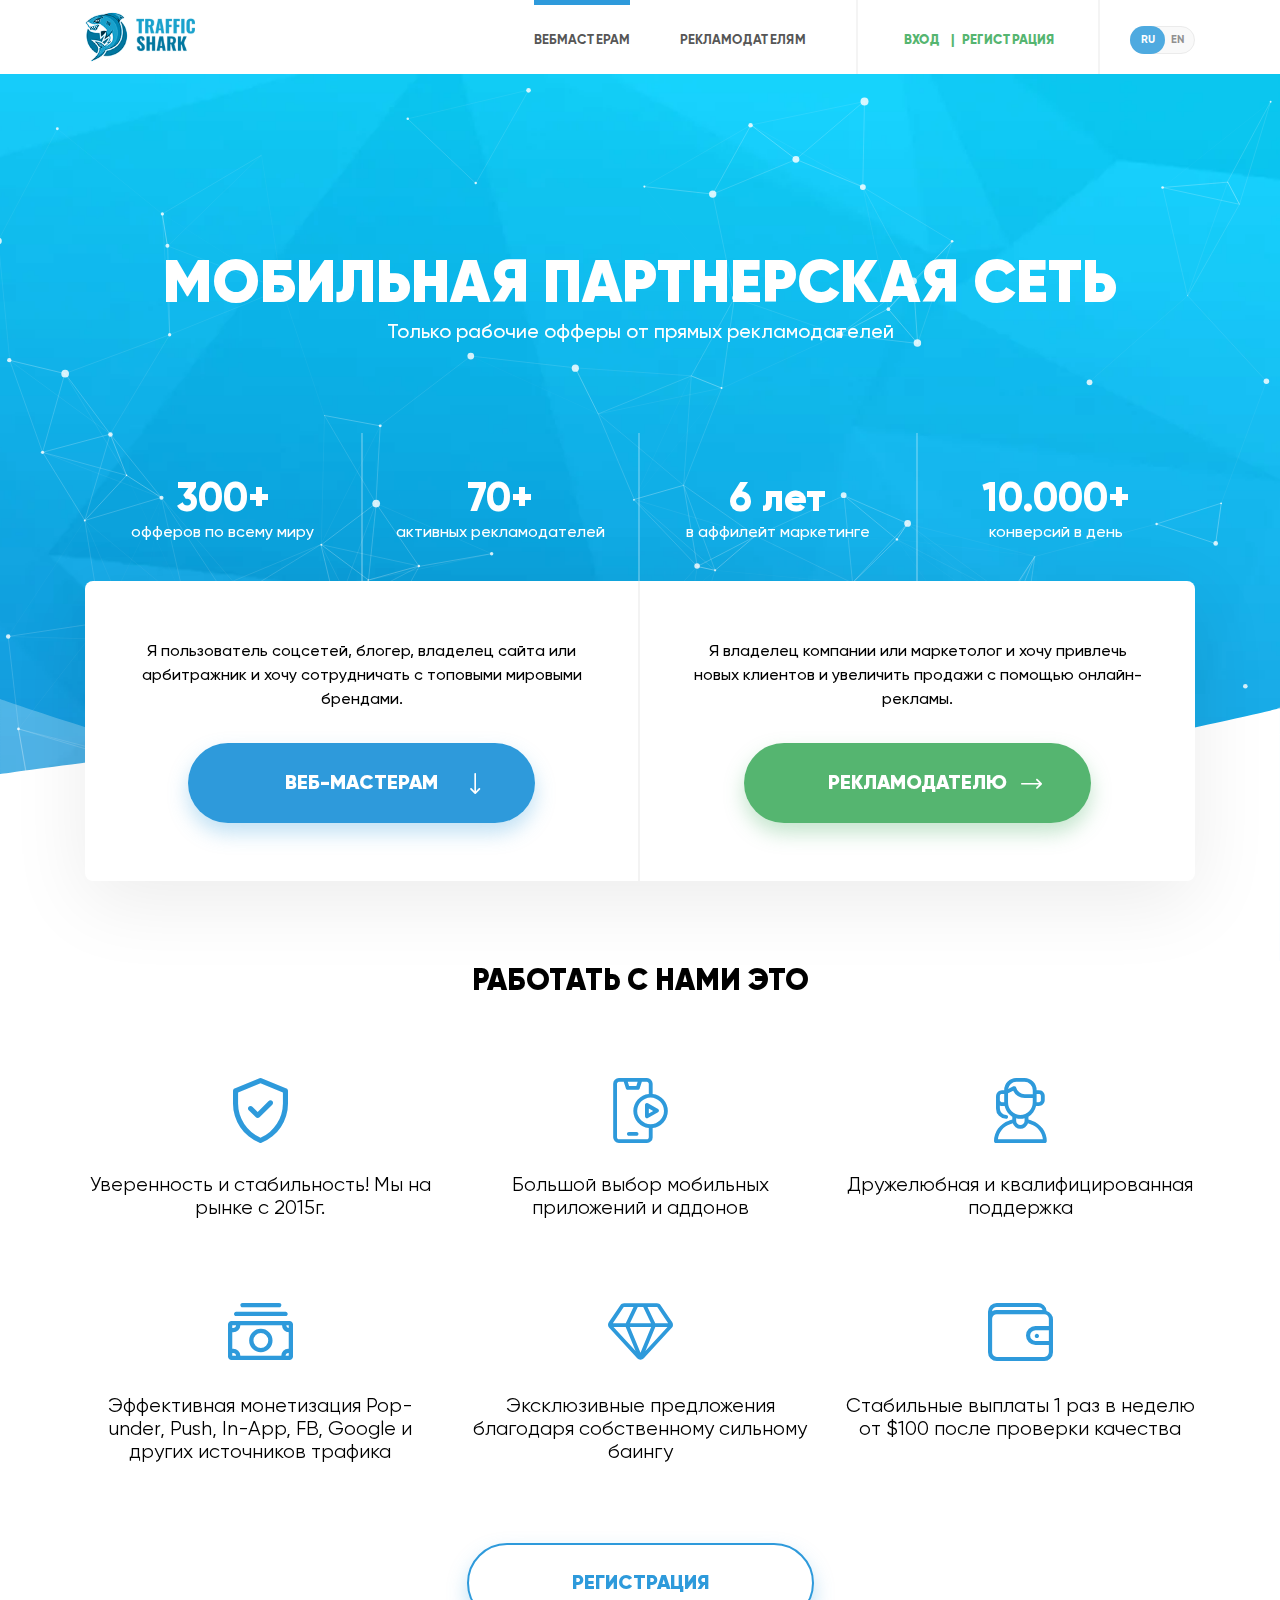
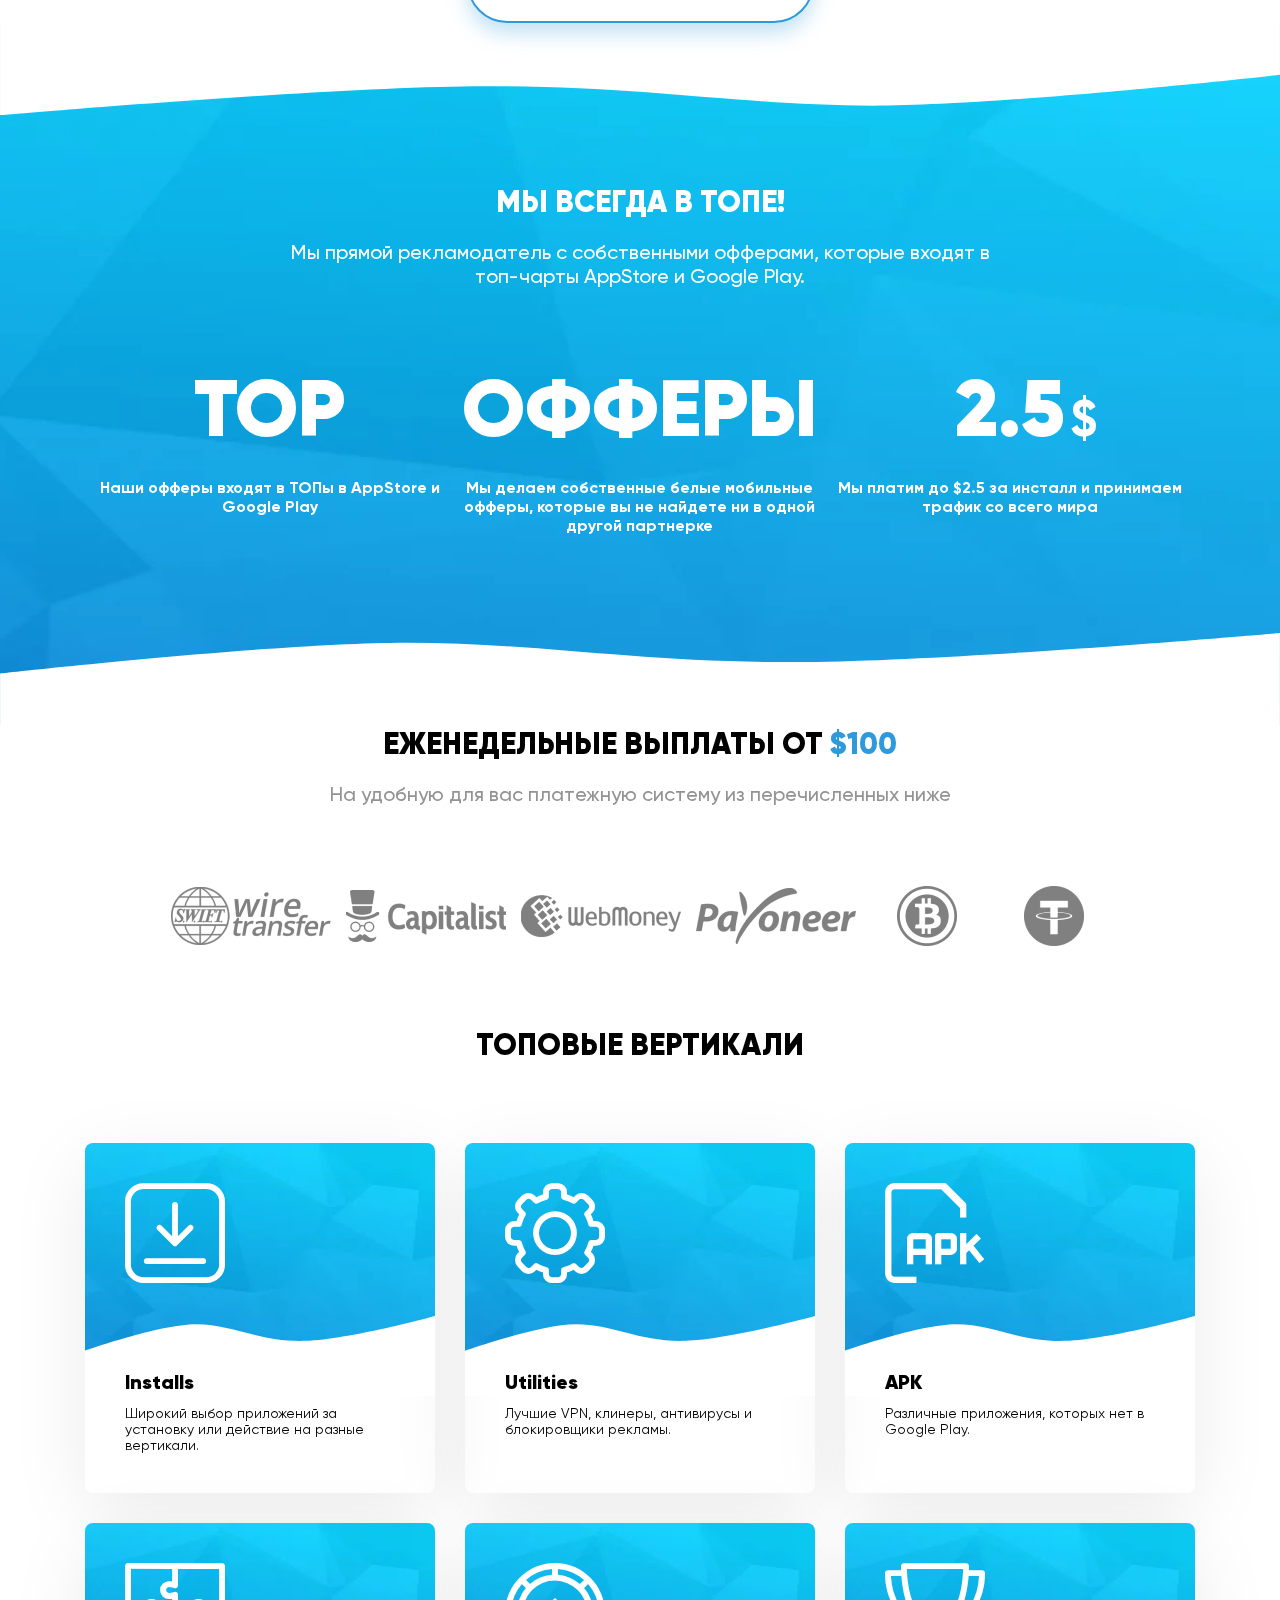
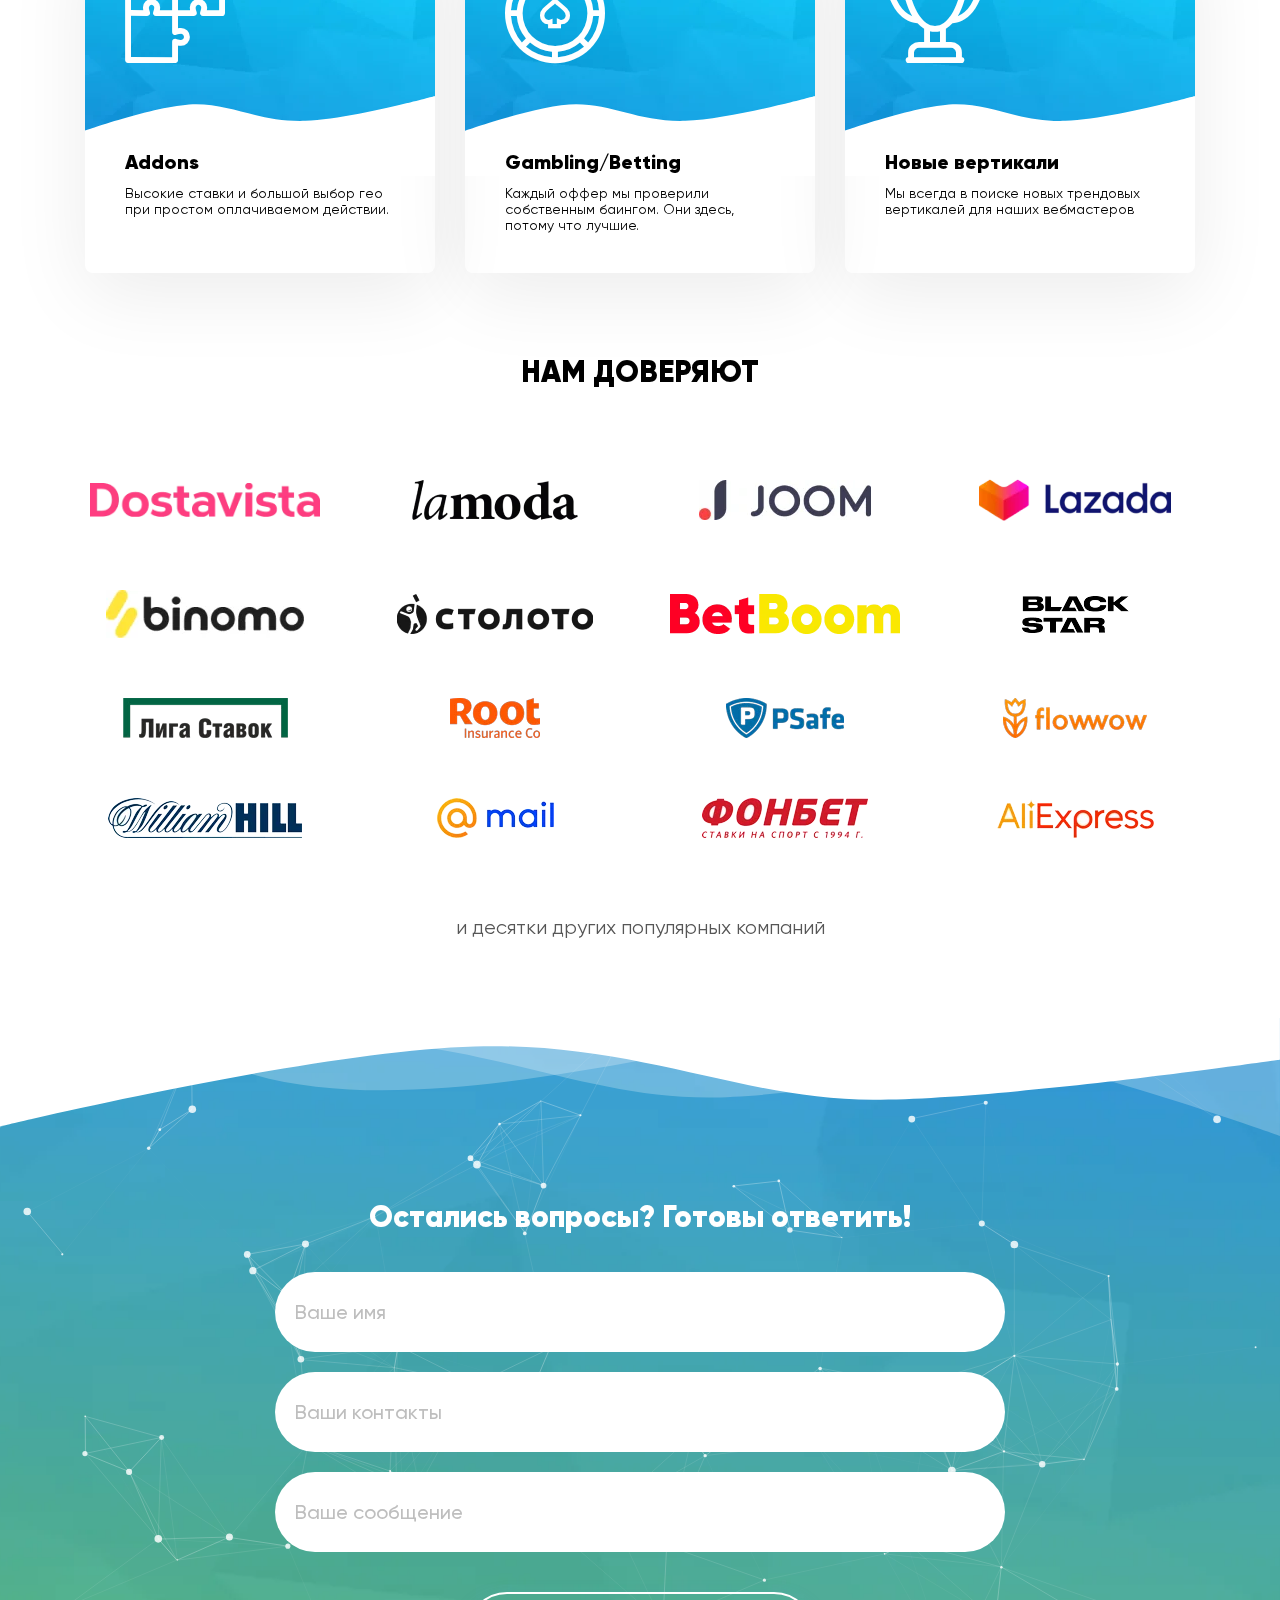
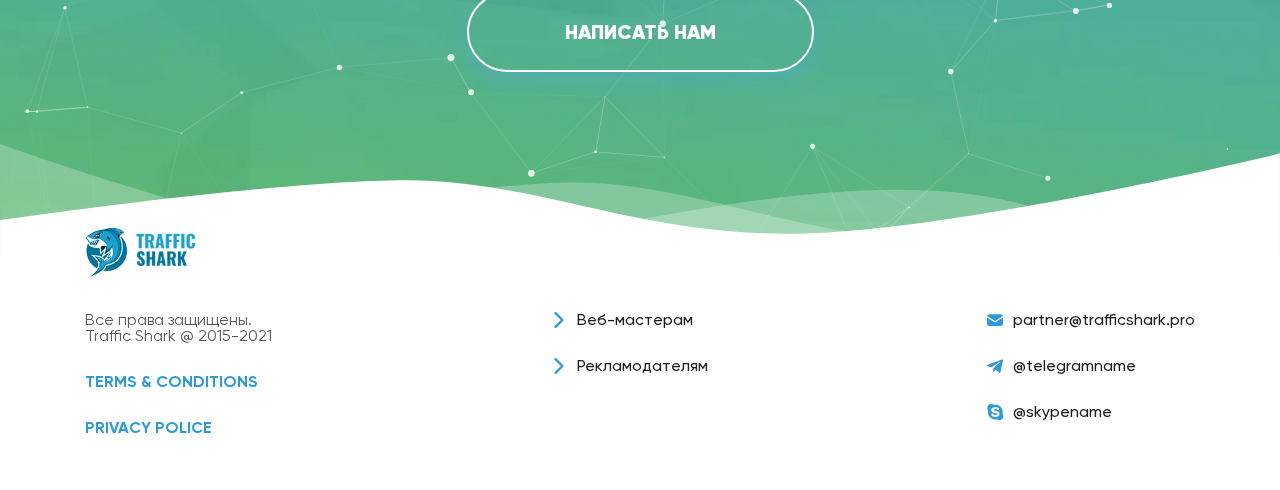
<file: index.html>
<!DOCTYPE html><html lang="ru">    <head>    <title>Главная</title>    <meta charset="UTF-8" />    <meta name="format-detection" content="telephone=no" />    <!-- <link rel="stylesheet" href="https://unpkg.com/aos@next/dist/aos.css?_v=20211201155442" /> -->    <link rel="stylesheet" type="text/css" href="css/style.min.css?_v=20211201155442" />    <link rel="shortcut icon" href="favicon.ico" />    <!-- <meta name="robots" content="noindex, nofollow"> -->    <!-- <meta name="viewport" content="width=device-width, initial-scale=1.0, maximum-scale=1.0, user-scalable=0"> -->    <meta name="viewport" content="width=device-width, initial-scale=1.0" /></head>    <body>        <div class="wrapper">            <header class="header">    <div class="header__container _container">        <div class="header__body">            <div class="header__logo"><picture><source srcset="img/header_logo.svg" type="image/webp"><img height="50" width="110" src="img/header_logo.svg?_v=1638363282403" alt="Traffic Shark логотип акула" /></picture></div>            <div class="header__menu menu">                <nav class="menu__body">                    <ul class="menu__list">                        <li class="menu__item menu__item-border">                            <a href="index.html" class="menu__link">вебмастерам</a>                        </li>                        <li class="menu__item"><a href="advertisers.html" class="menu__link">рекламодателям</a></li>                    </ul>                </nav>            </div>            <div class="header__authorization authorization">                <ul class="authorization__list">                    <li class="authorization__item">                        <a href="authorization.html" class="authorization__link">вход</a>                    </li>                    <li class="authorization__item">                        <a href="registration.html" class="authorization__link">регистрация</a>                    </li>                </ul>            </div>            <div class="header__switch switch">                <label class="switch__wrapper">                    <input type="checkbox" />                    <span class="switch__slider"></span>                    <span class="switch__slider-check"></span>                </label>            </div>        </div>    </div></header>            <main class="page">                <section class="page__main main _scr-item">                    <div class="main__container _container">                        <div class="main__body">                            <h1 class="main__title">Мобильная партнерская сеть</h1>                            <p class="main__subtitle">Только рабочие офферы от прямых рекламодателей</p>                            <div class="main__advertising advertising">                                <div class="advertising__items">                                    <div class="advertising__item">                                        <h3 class="advertising__title">300+</h3>                                        <div class="advertising__text">офферов по всему миру</div>                                    </div>                                    <div class="advertising__item">                                        <h3 class="advertising__title">70+</h3>                                        <div class="advertising__text">активных рекламодателей</div>                                    </div>                                    <div class="advertising__item">                                        <h3 class="advertising__title">6 лет</h3>                                        <div class="advertising__text">в аффилейт маркетинге</div>                                    </div>                                    <div class="advertising__item">                                        <h3 class="advertising__title">10.000+</h3>                                        <div class="advertising__text">конверсий в день</div>                                    </div>                                </div>                            </div>                            <div class="main__want want">                                <div class="want__item">                                    <p class="want__text">Я пользователь соцсетей, блогер, владелец сайта или арбитражник и хочу сотрудничать с топовыми мировыми брендами.</p>                                    <a href="#work" class="want__btn btn _icon-arrow-b _goto">веб-мастерам</a>                                </div>                                <div class="want__item">                                    <p class="want__text">Я владелец компании или маркетолог и хочу привлечь новых клиентов и увеличить продажи с помощью онлайн-рекламы.</p>                                    <div></div>                                    <a href="advertisers.html" class="want__btn btn btn-gr btn-down _icon-arrow-b">рекламодателю</a>                                </div>                            </div>                        </div>                    </div>                    <svg viewBox="0 0 1920 394" fill="none" xmlns="http://www.w3.org/2000/svg">                        <path                            d="M857.37 56.2316C658.607 56.2316 0 207.524 0 207.524V394H1920V12C1920 12 1700.27 134.13 1456.08 141.176C1211.89 148.223 1056.14 56.2316 857.37 56.2316Z"                            fill="white"                            fill-opacity="0.25"                        />                        <path                            d="M639.657 155.197C440.894 155.197 0 0 0 0V394H1920V13.5172C1920 13.5172 1836.58 186.236 1559.94 95.6213C1283.31 5.00636 838.42 155.197 639.657 155.197Z"                            fill="white"                            fill-opacity="0.25"                        />                        <path                            d="M610.196 53.5C411.433 53.5 0 112.63 0 112.63V394H1920V14C1920 14 1452.78 125.146 1208.58 132.155C964.388 139.165 808.959 53.5 610.196 53.5Z"                            fill="white"                        />                    </svg>                    <div class="main__ibg _ibg">                        <div id="particles-js" class="particles-js"></div>                        <picture><source srcset="img/main-bg.webp" type="image/webp"><img src="img/main-bg.jpg?_v=1638363282403" alt="фон" /></picture>                    </div>                </section>                <section class="page__work work _scr-item">                    <div class="work__container _container">                        <div class="work__body">                            <h2 class="work__title title">Работать с нами это</h2>                            <div class="work__items">                                <div class="work__item item-work">                                    <div class="item-work__img _icon-work1"></div>                                    <div class="item-work__text">Уверенность и стабильность! Мы на рынке с 2015г.</div>                                </div>                                <div class="work__item item-work">                                    <div class="item-work__img _icon-work2"></div>                                    <div class="item-work__text">Большой выбор мобильных приложений и аддонов</div>                                </div>                                <div class="work__item item-work">                                    <div class="item-work__img _icon-work3"></div>                                    <div class="item-work__text">Дружелюбная и квалифицированная поддержка</div>                                </div>                                <div class="work__item item-work">                                    <div class="item-work__img _icon-work4"></div>                                    <div class="item-work__text">Эффективная монетизация Pop-under, Push, In-App, FB, Google и других источников трафика</div>                                </div>                                <div class="work__item item-work">                                    <div class="item-work__img _icon-work5"></div>                                    <div class="item-work__text">Эксклюзивные предложения благодаря собственному сильному баингу</div>                                </div>                                <div class="work__item item-work">                                    <div class="item-work__img _icon-work6"></div>                                    <div class="item-work__text">Стабильные выплаты 1 раз в неделю от $100 после проверки качества</div>                                </div>                            </div>                            <a href="registration.html" class="work__btn btn">Регистрация</a>                        </div>                    </div>                </section>                <section class="page__top top _scr-item">                    <div class="top__container _container">                        <svg class="top__header-img" viewBox="0 0 1920 140" fill="none" xmlns="http://www.w3.org/2000/svg">                            <path                                d="M1309.8 125.447C1508.57 125.447 1920 79.3149 1920 79.3149V0H-0.000488281V140C-0.000488281 140 467.222 99.0514 711.417 96.469C955.611 93.8867 1111.04 125.447 1309.8 125.447Z"                                fill="white"                            />                        </svg>                        <div class="top__body">                            <h2 class="top__title title">мы всегда в топе!</h2>                            <div class="top__subtitle text">Мы прямой рекламодатель с собственными офферами, которые входят в топ-чарты AppStore и Google Play.</div>                            <div class="top__items">                                <div class="top__item item-top">                                    <h3 class="item-top__title">TOP</h3>                                    <div class="item-top__text">Наши офферы входят в ТОПы в AppStore и Google Play</div>                                </div>                                <div class="top__item item-top">                                    <h3 class="item-top__title">ОФФЕРЫ</h3>                                    <div class="item-top__text">Мы делаем собственные белые мобильные офферы, которые вы не найдете ни в одной другой партнерке</div>                                </div>                                <div class="top__item item-top">                                    <h3 class="item-top__title">2.5 <span>$</span></h3>                                    <div class="item-top__text">Мы платим до $2.5 за инсталл и принимаем трафик со всего мира</div>                                </div>                            </div>                        </div>                        <div class="main__ibg top__ibg _ibg">                            <picture><source srcset="img/top-bg.webp" type="image/webp"><img src="img/top-bg.jpg?_v=1638363282403" alt="фон" /></picture>                        </div>                        <svg class="top__footer-img" viewBox="0 0 1920 140" fill="none" xmlns="http://www.w3.org/2000/svg">                            <g clip-path="url(#clip4)">                                <path                                    d="M610.2 14.553C411.43 14.553 0 60.6851 0 60.6851V140H1920V0C1920 0 1452.78 40.9486 1208.58 43.531C964.389 46.1133 808.96 14.553 610.2 14.553Z"                                    fill="white"                                />                            </g>                            <defs>                                <clipPath id="clip4">                                    <rect width="1920" height="140" fill="white" transform="translate(1920 140) rotate(180)" />                                </clipPath>                            </defs>                        </svg>                    </div>                </section>                <section class="page__payments payments _scr-item">                    <div class="payments__container _container">                        <h2 class="payments__title title">Еженедельные выплаты от <span>$100</span></h2>                        <div class="payments__text text">На удобную для вас платежную систему из перечисленных ниже</div>                        <div class="payments__items">                            <div class="payments__item">                                <picture><source srcset="img/pay1.webp" type="image/webp"><img width="160" height="58" src="img/pay1.png?_v=1638363282403" alt="Wire Transfer" /></picture>                            </div>                            <div class="payments__item">                                <picture><source srcset="img/pay2.webp" type="image/webp"><img width="160" height="52" src="img/pay2.png?_v=1638363282403" alt="Capitalist" /></picture>                            </div>                            <div class="payments__item">                                <picture><source srcset="img/pay3.webp" type="image/webp"><img width="160" height="42" src="img/pay3.png?_v=1638363282403" alt="WebMoney" /></picture>                            </div>                            <div class="payments__item">                                <picture><source srcset="img/pay4.webp" type="image/webp"><img width="160" height="56" src="img/pay4.png?_v=1638363282403" alt="Payoneer" /></picture>                            </div>                            <div class="payments__item payments__item-l">                                <picture><source srcset="img/pay5.webp" type="image/webp"><img width="60" height="60" src="img/pay5.png?_v=1638363282403" alt="bitcoin" /></picture>                            </div>                            <div class="payments__item payments__item-l">                                <picture><source srcset="img/pay6.webp" type="image/webp"><img width="60" height="60" src="img/pay6.png?_v=1638363282403" alt="T" /></picture>                            </div>                        </div>                    </div>                </section>                <section class="page__verticals verticals _scr-item">                    <div class="verticals__container _container">                        <h2 class="verticals__title title">Топовые вертикали</h2>                        <div class="verticals__items">                            <div class="verticals__item item-verticals">                                <div class="item-verticals__wrapper">                                    <div class="wrapper">                                        <div class="item-verticals__img _icon-vert1"></div>                                        <h4 class="item-verticals__title">Installs</h4>                                        <svg class="item-verticals__wave" viewBox="0 0 350 80" fill="none" xmlns="http://www.w3.org/2000/svg">                                            <path                                                d="M111.234 8.31579C75.0008 8.31579 0 34.6772 0 34.6772V80H350V0C350 0 264.829 23.3992 220.315 24.8748C175.8 26.3505 147.467 8.31579 111.234 8.31579Z"                                                fill="white"                                            />                                        </svg>                                        <div class="item-verticals__ibg _ibg">                                            <picture><source srcset="img/vert-bg.webp" type="image/webp"><img src="img/vert-bg.jpg?_v=1638363282403" alt="фон" /></picture>                                        </div>                                    </div>                                </div>                                <p class="item-verticals__text">Широкий выбор приложений за установку или действие на разные вертикали.</p>                            </div>                            <div class="verticals__item item-verticals">                                <div class="item-verticals__wrapper">                                    <div class="wrapper">                                        <div class="item-verticals__img _icon-vert2"></div>                                        <h4 class="item-verticals__title">Utilities</h4>                                        <svg class="item-verticals__wave" viewBox="0 0 350 80" fill="none" xmlns="http://www.w3.org/2000/svg">                                            <path                                                d="M111.234 8.31579C75.0008 8.31579 0 34.6772 0 34.6772V80H350V0C350 0 264.829 23.3992 220.315 24.8748C175.8 26.3505 147.467 8.31579 111.234 8.31579Z"                                                fill="white"                                            />                                        </svg>                                        <div class="item-verticals__ibg _ibg">                                            <picture><source srcset="img/vert-bg.webp" type="image/webp"><img src="img/vert-bg.jpg?_v=1638363282403" alt="фон" /></picture>                                        </div>                                    </div>                                </div>                                <p class="item-verticals__text">Лучшие VPN, клинеры, антивирусы и блокировщики рекламы.</p>                            </div>                            <div class="verticals__item item-verticals">                                <div class="item-verticals__wrapper">                                    <div class="wrapper">                                        <div class="item-verticals__img _icon-vert3"></div>                                        <h4 class="item-verticals__title">APK</h4>                                        <svg class="item-verticals__wave" viewBox="0 0 350 80" fill="none" xmlns="http://www.w3.org/2000/svg">                                            <path                                                d="M111.234 8.31579C75.0008 8.31579 0 34.6772 0 34.6772V80H350V0C350 0 264.829 23.3992 220.315 24.8748C175.8 26.3505 147.467 8.31579 111.234 8.31579Z"                                                fill="white"                                            />                                        </svg>                                        <div class="item-verticals__ibg _ibg">                                            <picture><source srcset="img/vert-bg.webp" type="image/webp"><img src="img/vert-bg.jpg?_v=1638363282403" alt="фон" /></picture>                                        </div>                                    </div>                                </div>                                <p class="item-verticals__text">Различные приложения, которых нет в Google Play.</p>                            </div>                            <div class="verticals__item item-verticals">                                <div class="item-verticals__wrapper">                                    <div class="wrapper">                                        <div class="item-verticals__img _icon-vert4"></div>                                        <h4 class="item-verticals__title">Addons</h4>                                        <svg class="item-verticals__wave" viewBox="0 0 350 80" fill="none" xmlns="http://www.w3.org/2000/svg">                                            <path                                                d="M111.234 8.31579C75.0008 8.31579 0 34.6772 0 34.6772V80H350V0C350 0 264.829 23.3992 220.315 24.8748C175.8 26.3505 147.467 8.31579 111.234 8.31579Z"                                                fill="white"                                            />                                        </svg>                                        <div class="item-verticals__ibg _ibg">                                            <picture><source srcset="img/vert-bg.webp" type="image/webp"><img src="img/vert-bg.jpg?_v=1638363282403" alt="фон" /></picture>                                        </div>                                    </div>                                </div>                                <p class="item-verticals__text">Высокие ставки и большой выбор гео при простом оплачиваемом действии.</p>                            </div>                            <div class="verticals__item item-verticals">                                <div class="item-verticals__wrapper">                                    <div class="wrapper">                                        <div class="item-verticals__img _icon-vert5"></div>                                        <h4 class="item-verticals__title">Gambling/Betting</h4>                                        <svg class="item-verticals__wave" viewBox="0 0 350 80" fill="none" xmlns="http://www.w3.org/2000/svg">                                            <path                                                d="M111.234 8.31579C75.0008 8.31579 0 34.6772 0 34.6772V80H350V0C350 0 264.829 23.3992 220.315 24.8748C175.8 26.3505 147.467 8.31579 111.234 8.31579Z"                                                fill="white"                                            />                                        </svg>                                        <div class="item-verticals__ibg _ibg">                                            <picture><source srcset="img/vert-bg.webp" type="image/webp"><img src="img/vert-bg.jpg?_v=1638363282403" alt="фон" /></picture>                                        </div>                                    </div>                                </div>                                <p class="item-verticals__text">Каждый оффер мы проверили собственным баингом. Они здесь, потому что лучшие.</p>                            </div>                            <div class="verticals__item item-verticals">                                <div class="item-verticals__wrapper">                                    <div class="wrapper">                                        <div class="item-verticals__img _icon-vert6"></div>                                        <h4 class="item-verticals__title">Новые вертикали</h4>                                        <svg class="item-verticals__wave" viewBox="0 0 350 80" fill="none" xmlns="http://www.w3.org/2000/svg">                                            <path                                                d="M111.234 8.31579C75.0008 8.31579 0 34.6772 0 34.6772V80H350V0C350 0 264.829 23.3992 220.315 24.8748C175.8 26.3505 147.467 8.31579 111.234 8.31579Z"                                                fill="white"                                            />                                        </svg>                                        <div class="item-verticals__ibg _ibg">                                            <picture><source srcset="img/vert-bg.webp" type="image/webp"><img src="img/vert-bg.jpg?_v=1638363282403" alt="фон" /></picture>                                        </div>                                    </div>                                </div>                                <p class="item-verticals__text">Мы всегда в поиске новых трендовых вертикалей для наших вебмастеров</p>                            </div>                        </div>                    </div>                </section>                <section class="page__brands brands _scr-item">                    <div class="brands__container _container">                        <h2 class="brands__title title">Нам доверяют</h2>                        <div class="brands__items">                            <div class="brands__item">                                <div class="brands__img">                                    <picture><source srcset="img/brands1.webp" type="image/webp"><img height="255" width="37" src="img/brands1.png?_v=1638363282403" alt="логотип Dostavista" /></picture>                                </div>                            </div>                            <div class="brands__item">                                <div class="brands__img">                                    <picture><source srcset="img/brands2.webp" type="image/webp"><img height="166" width="40" src="img/brands2.png?_v=1638363282403" alt="логотип Lamoda" /></picture>                                </div>                            </div>                            <div class="brands__item">                                <div class="brands__img">                                    <picture><source srcset="img/brands3.webp" type="image/webp"><img height="172" width="40" src="img/brands3.png?_v=1638363282403" alt="логотип Joom" /></picture>                                </div>                            </div>                            <div class="brands__item">                                <div class="brands__img">                                    <picture><source srcset="img/brands4.webp" type="image/webp"><img height="192" width="60" src="img/brands4.png?_v=1638363282403" alt="логотип Lazada" /></picture>                                </div>                            </div>                            <div class="brands__item">                                <div class="brands__img">                                    <picture><source srcset="img/brands5.webp" type="image/webp"><img height="198" width="48" src="img/brands5.png?_v=1638363282403" alt="логотип Binomo" /></picture>                                </div>                            </div>                            <div class="brands__item">                                <div class="brands__img">                                    <picture><source srcset="img/brands6.webp" type="image/webp"><img height="196" width="40" src="img/brands6.png?_v=1638363282403" alt="логотип Столото" /></picture>                                </div>                            </div>                            <div class="brands__item">                                <div class="brands__img">                                    <picture><source srcset="img/brands7.webp" type="image/webp"><img height="230" width="40" src="img/brands7.png?_v=1638363282403" alt="логотип BetBoom" /></picture>                                </div>                            </div>                            <div class="brands__item">                                <div class="brands__img">                                    <picture><source srcset="img/brands8.webp" type="image/webp"><img height="107" width="37" src="img/brands8.png?_v=1638363282403" alt="логотип Black Star" /></picture>                                </div>                            </div>                            <div class="brands__item">                                <div class="brands__img">                                    <picture><source srcset="img/brands9.webp" type="image/webp"><img height="165" width="40" src="img/brands9.png?_v=1638363282403" alt="логотип Лига Ставок" /></picture>                                </div>                            </div>                            <div class="brands__item">                                <div class="brands__img">                                    <picture><source srcset="img/brands10.webp" type="image/webp"><img height="90" width="40" src="img/brands10.png?_v=1638363282403" alt="логотип Root Insurance Co" /></picture>                                </div>                            </div>                            <div class="brands__item">                                <div class="brands__img">                                    <picture><source srcset="img/brands11.webp" type="image/webp"><img height="118" width="40" src="img/brands11.png?_v=1638363282403" alt="логотип PSave" /></picture>                                </div>                            </div>                            <div class="brands__item">                                <div class="brands__img">                                    <picture><source srcset="img/brands12.webp" type="image/webp"><img height="144" width="40" src="img/brands12.png?_v=1638363282403" alt="логотип flowwow" /></picture>                                </div>                            </div>                            <div class="brands__item">                                <div class="brands__img">                                    <picture><source srcset="img/brands13.webp" type="image/webp"><img height="194" width="40" src="img/brands13.png?_v=1638363282403" alt="логотип Milliam Hill" /></picture>                                </div>                            </div>                            <div class="brands__item">                                <div class="brands__img">                                    <picture><source srcset="img/brands14.webp" type="image/webp"><img height="117" width="40" src="img/brands14.png?_v=1638363282403" alt="логотип @mail" /></picture>                                </div>                            </div>                            <div class="brands__item">                                <div class="brands__img">                                    <picture><source srcset="img/brands15.webp" type="image/webp"><img height="166" width="40" src="img/brands15.png?_v=1638363282403" alt="логотип Фонбет" /></picture>                                </div>                            </div>                            <div class="brands__item img-center">                                <div class="brands__img">                                    <picture><source srcset="img/brands16.webp" type="image/webp"><img height="157" width="40" src="img/brands16.png?_v=1638363282403" alt="логотип Aliexpress" /></picture>                                </div>                            </div>                        </div>                        <div class="brands__text">и десятки других популярных компаний</div>                    </div>                </section>                <section class="page__feedback feedback _scr-item">                    <svg class="feedback__svg-top" viewBox="0 0 1883 175" fill="none" xmlns="http://www.w3.org/2000/svg">                        <path                            d="M840.848 56.488C645.915 56.488 0 175 0 175H1883V12C1883 12 1667.51 134.838 1428.02 141.925C1188.53 149.012 1035.78 56.488 840.848 56.488Z"                            fill="white"                            fill-opacity="0.25"                        />                        <path                            d="M627.331 156.539C432.398 156.539 0 0 0 0V175H1883V13.634C1883 13.634 1801.19 187.846 1529.88 96.448C1258.58 5.04964 822.263 156.539 627.331 156.539Z"                            fill="white"                            fill-opacity="0.25"                        />                        <path                            d="M598.437 53.3259C403.504 53.3259 0 112.195 0 112.195V175H1883V14C1883 14 1424.78 124.656 1185.29 131.635C945.804 138.613 793.37 53.3259 598.437 53.3259Z"                            fill="white"                        />                    </svg>                    <div class="feedback__container _container">                        <div class="feedback__form">                            <h2 class="form__title title">Остались вопросы? Готовы ответить!</h2>                            <form data-message="wait" data-ajax="true" action="sendmail.php" class="form" method="POST">                                <div class="form__line">                                    <label for="name" class="form__label">                                        <input id="name" autocomplete="off" type="text" name="name" data-error="Ошибка" data-value="Ваше имя" class="input _req" />                                    </label>                                </div>                                <div class="form__line">                                    <label for="contacts" class="form__label">                                        <input id="contacts" autocomplete="off" type="text" name="contacts" data-error="Ошибка" data-value="Ваши контакты" class="input _req" />                                    </label>                                </div>                                <div class="form__line">                                    <label for="message" class="form__label">                                        <input id="message" autocomplete="off" type="text" name="message" data-error="Ошибка" data-value="Ваше сообщение" class="input _req" />                                    </label>                                </div>                                <button type="submit" class="form__btn btn">написать нам</button>                            </form>                        </div>                    </div>                    <svg class="feedback__svg-bottom" viewBox="0 0 1883 175" fill="none" xmlns="http://www.w3.org/2000/svg">                        <path                            d="M840.848 56.488C645.915 56.488 0 175 0 175H1883V12C1883 12 1667.51 134.838 1428.02 141.925C1188.53 149.012 1035.78 56.488 840.848 56.488Z"                            fill="white"                            fill-opacity="0.25"                        />                        <path                            d="M627.331 156.539C432.398 156.539 0 0 0 0V175H1883V13.634C1883 13.634 1801.19 187.846 1529.88 96.448C1258.58 5.04964 822.263 156.539 627.331 156.539Z"                            fill="white"                            fill-opacity="0.25"                        />                        <path                            d="M598.437 53.3259C403.504 53.3259 0 112.195 0 112.195V175H1883V14C1883 14 1424.78 124.656 1185.29 131.635C945.804 138.613 793.37 53.3259 598.437 53.3259Z"                            fill="white"                        />                    </svg>                    <div class="main__ibg _ibg">                        <div id="particles-js2" class="particles-js"></div>                        <picture><source srcset="img/feedback-bg.webp" type="image/webp"><img src="img/feedback-bg.jpg?_v=1638363282403" alt="фон" /></picture>                    </div>                </section>            </main>            <footer class="page__footer footer">    <div class="footer__container _container">        <div class="header__logo footer__logo"><picture><source srcset="img/header_logo.svg" type="image/webp"><img height="50" width="110" src="img/header_logo.svg?_v=1638363282403" alt="Traffic Shark логотип акула" /></picture></div>        <div class="footer__body">            <div class="footer__column">                <ul class="menu-footer__list-a">                    <li class="menu-footer__link _no-curs">Все права защищены.</li>                    <li class="menu-footer__link _no-curs menu-footer__link-m">Traffic Shark @ 2015-2021</li>                    <li><a class="menu-footer__link">Terms & Conditions</a></li>                    <li><a class="menu-footer__link">Privacy police</a></li>                </ul>            </div>            <div class="footer__column">                <ul class="menu-footer__list-b">                    <li><a href="#" class="menu-footer__link _icon-arrow">Веб-мастерам</a></li>                    <li><a href="#" class="menu-footer__link _icon-arrow">Рекламодателям</a></li>                </ul>            </div>            <div class="footer__column">                <ul class="menu-footer__list-c">                    <li><a class="menu-footer__link _icon-mail">partner@trafficshark.pro</a></li>                    <li><a class="menu-footer__link _icon-telegram">@telegramname</a></li>                    <li><a class="menu-footer__link _icon-skype">@skypename</a></li>                </ul>            </div>        </div>    </div></footer>        </div>        <div class="popup popup_popup">    <div class="popup__content">        <div class="popup__body">            <div class="popup__close"></div>        </div>    </div></div><div class="popup popup_wait-message">    <div class="popup__content">        <div class="popup__body">            <div class="popup__text">Cообщение отправлено</div>            <div class="popup__close">                <svg xmlns="http://www.w3.org/2000/svg" xmlns:xlink="http://www.w3.org/1999/xlink" width="18" height="18" viewBox="0 0 18 18">                    <path                        id="avzva"                        d="M691.485 160.07l-1.414 1.415-7.071-7.071-7.071 7.071-1.414-1.414 7.07-7.071-7.07-7.071 1.414-1.415 7.07 7.071 7.072-7.07 1.414 1.414-7.07 7.07z"                    />                    <g>                        <g transform="translate(-674 -144)"><use fill="#2e9adb" xlink:href="#avzva" /></g>                    </g>                </svg>            </div>        </div>    </div></div><div class="popup popup_video">    <div class="popup__content">        <div class="popup__body">            <div class="popup__close popup__close_video"></div>            <div class="popup__video _video"></div>        </div>    </div></div> <!-- Swiper --><!-- <script src="https://unpkg.com/swiper/swiper-bundle.min.js"></script> --><!-- <script src="https://unpkg.com/aos@next/dist/aos.js"></script> --><script src="js/vendors.min.js?_v=20211201155442" defer></script><script src="js/app.min.js?_v=20211201155442" defer></script>    </body></html>
</file>
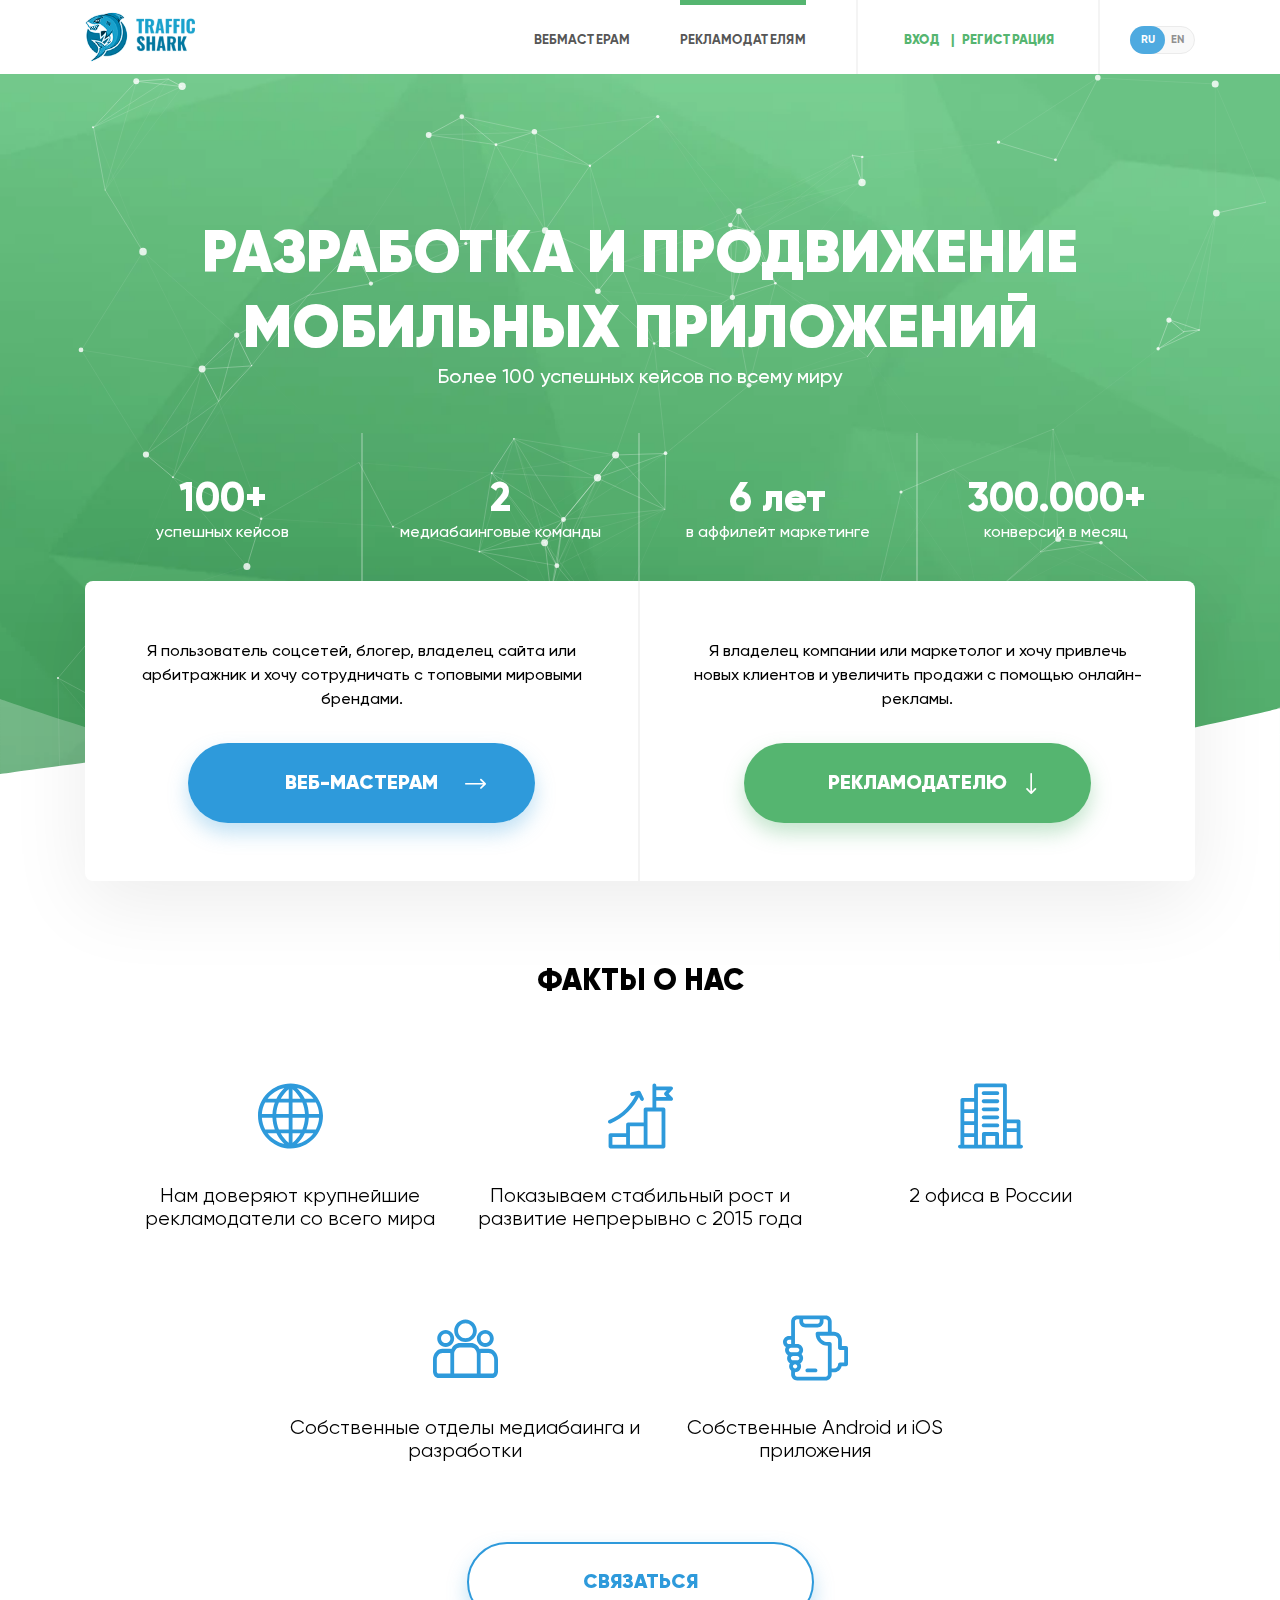
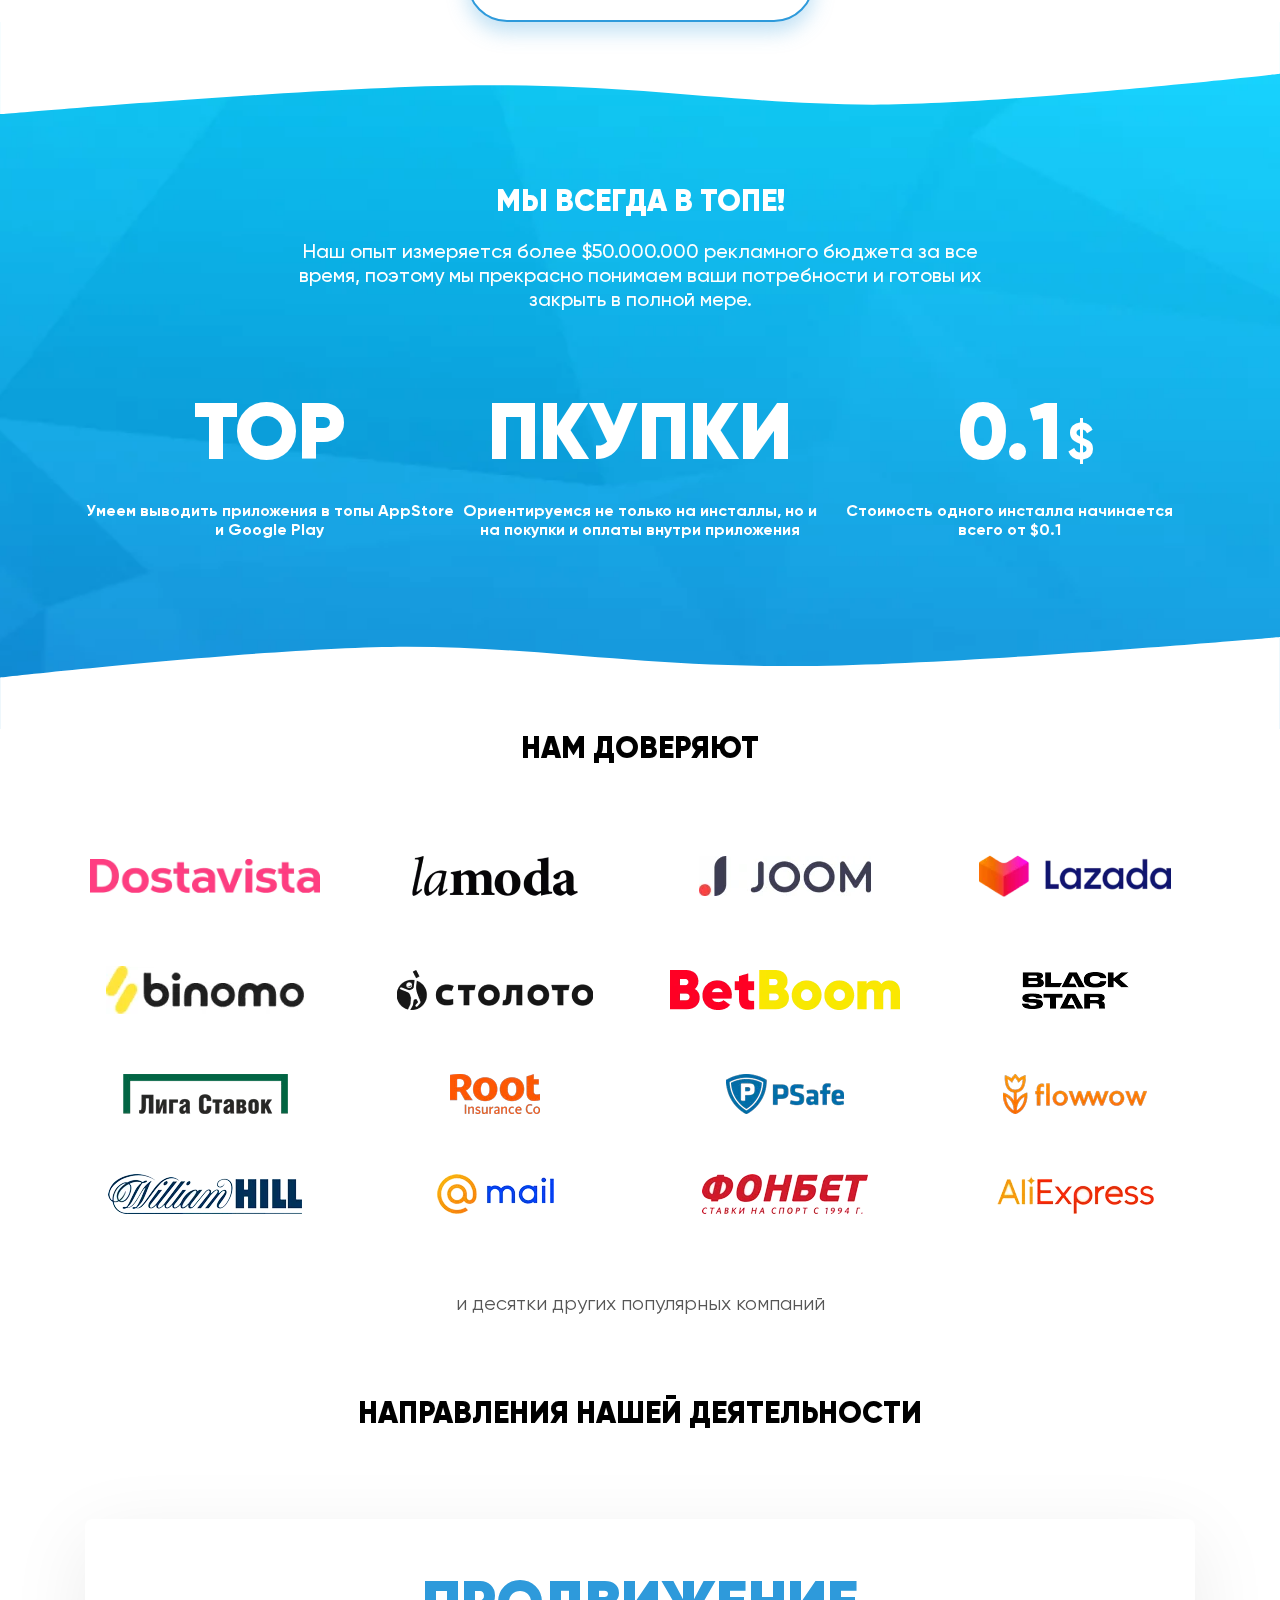
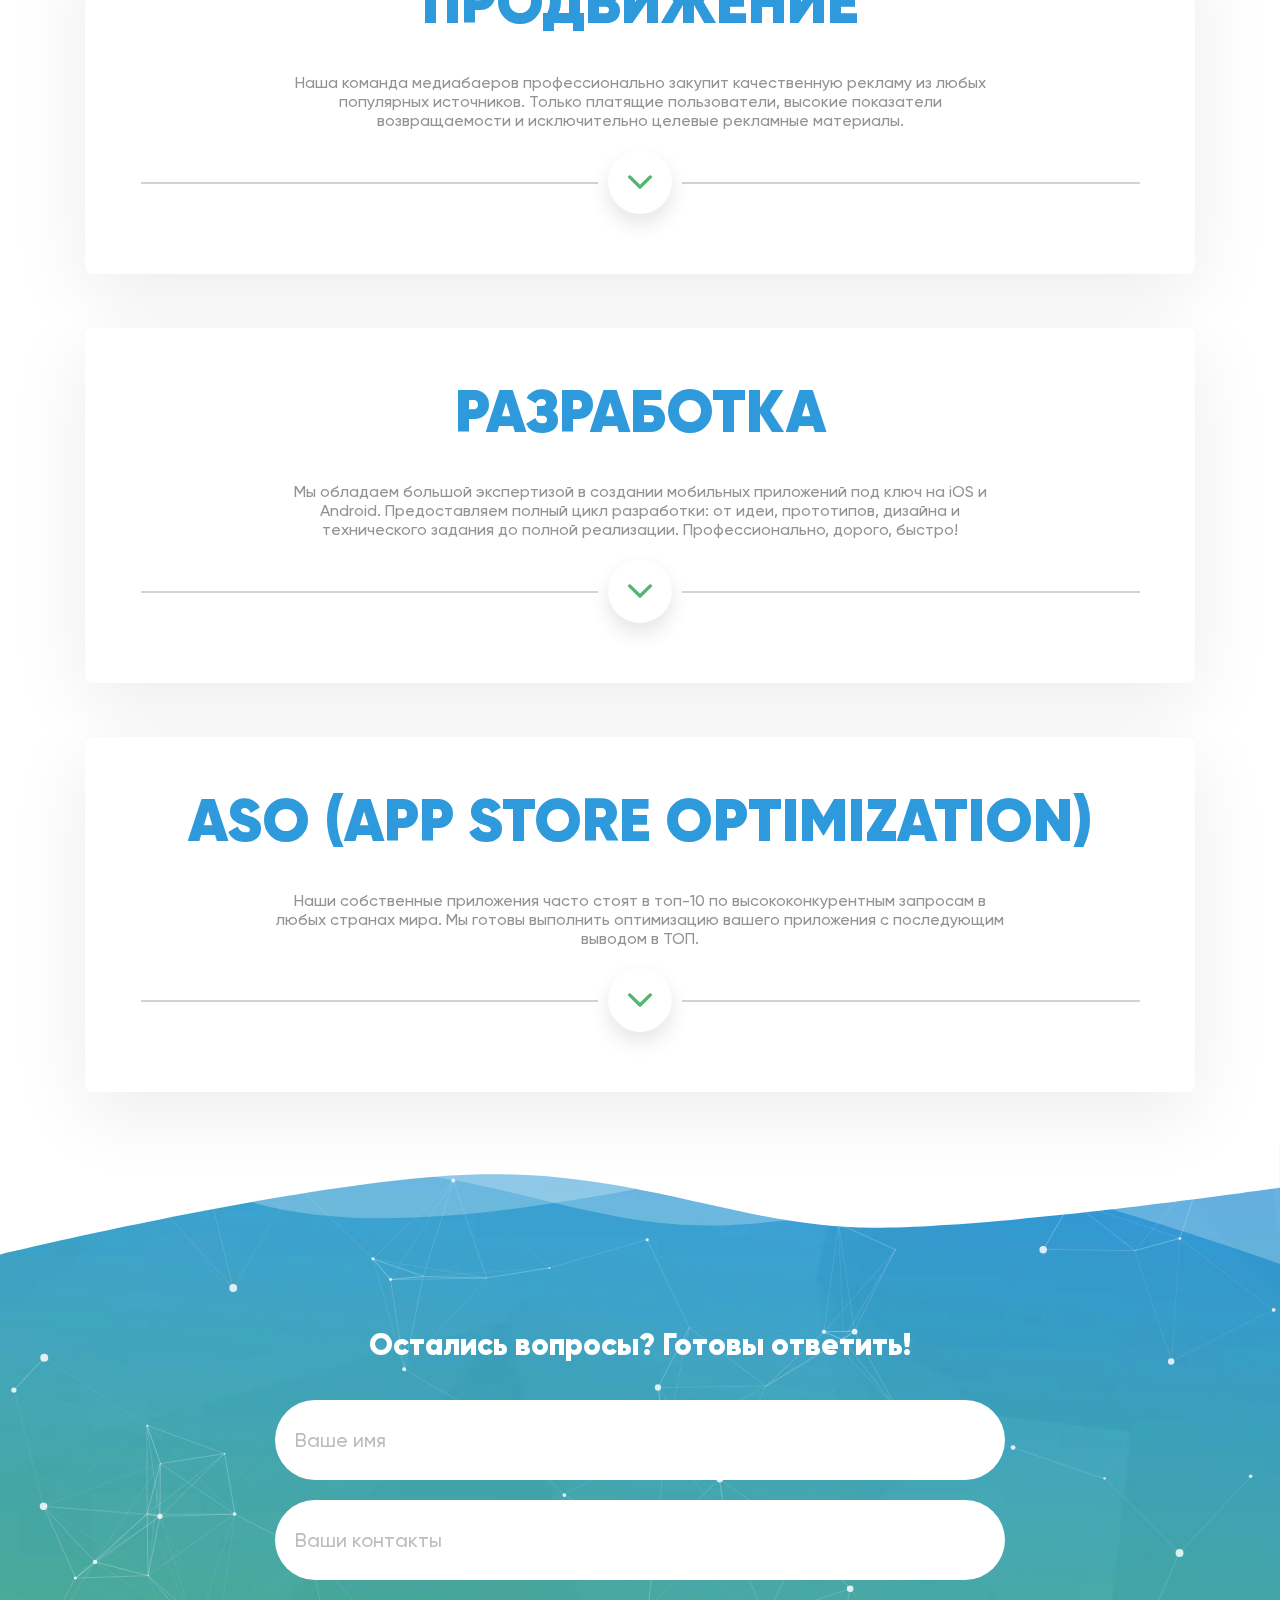
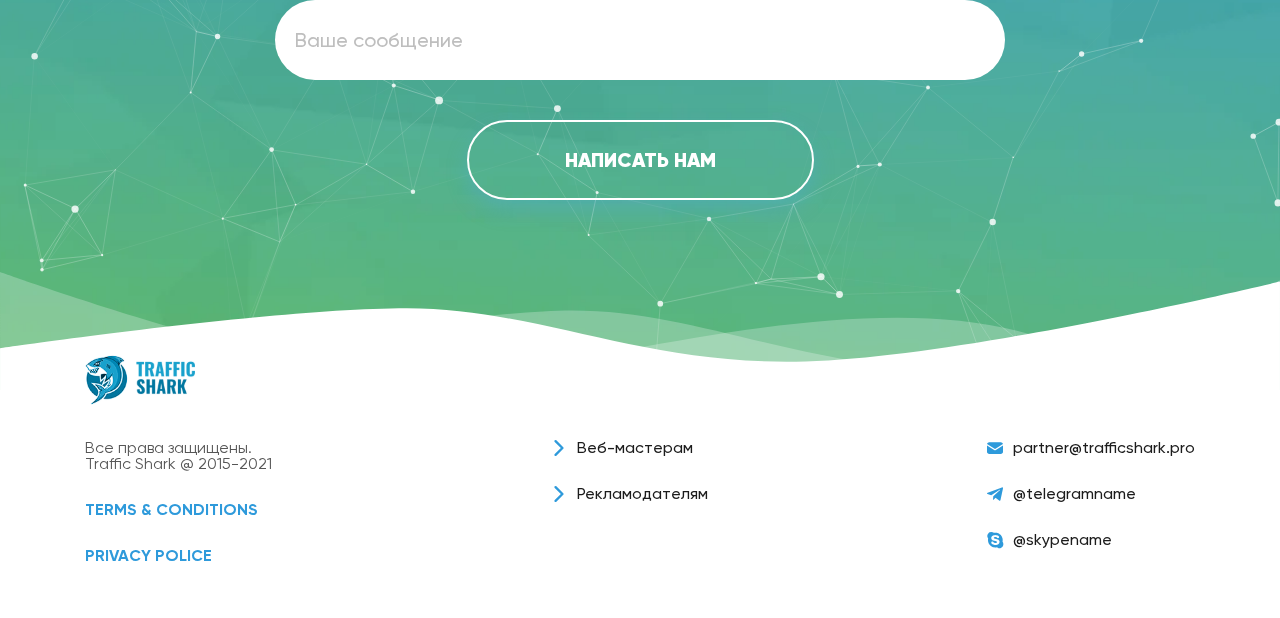
<file: advertisers.html>
<!DOCTYPE html><html lang="ru">    <head>    <title>Главная</title>    <meta charset="UTF-8" />    <meta name="format-detection" content="telephone=no" />    <!-- <link rel="stylesheet" href="https://unpkg.com/aos@next/dist/aos.css?_v=20211201155442" /> -->    <link rel="stylesheet" type="text/css" href="css/style.min.css?_v=20211201155442" />    <link rel="shortcut icon" href="favicon.ico" />    <!-- <meta name="robots" content="noindex, nofollow"> -->    <!-- <meta name="viewport" content="width=device-width, initial-scale=1.0, maximum-scale=1.0, user-scalable=0"> -->    <meta name="viewport" content="width=device-width, initial-scale=1.0" /></head>    <body>        <div class="wrapper">            <header class="header">    <div class="header__container _container">        <div class="header__body">            <div class="header__logo"><picture><source srcset="img/header_logo.svg" type="image/webp"><img height="50" width="110" src="img/header_logo.svg?_v=1638363282403" alt="" /></picture></div>            <div class="header__menu menu">                <nav class="menu__body">                    <ul class="menu__list">                        <li class="menu__item"><a href="index.html" class="menu__link">вебмастерам</a></li>                        <li class="menu__item menu__item-border-adv">                            <a href="advertisers.html" class="menu__link">рекламодателям</a>                        </li>                    </ul>                </nav>            </div>            <div class="header__authorization authorization">                <ul class="authorization__list">                    <li class="authorization__item">                        <a href="authorization.html" class="authorization__link">вход</a>                    </li>                    <li class="authorization__item">                        <a href="registration.html" class="authorization__link">регистрация</a>                    </li>                </ul>            </div>            <div class="header__switch switch">                <label class="switch__wrapper">                    <input type="checkbox" />                    <span class="switch__slider"></span>                    <span class="switch__slider-check"></span>                </label>            </div>        </div>    </div></header>            <main class="page">                <section class="page__main main main-adv _scr-item">                    <div class="main__container _container">                        <div class="main__body">                            <h1 class="main__title">разработка и продвижение мобильных приложений</h1>                            <p class="main__subtitle main__subtitle-adv">Более 100 успешных кейсов по всему миру</p>                            <div class="main__advertising advertising">                                <div class="advertising__items">                                    <div class="advertising__item">                                        <h3 class="advertising__title">100+</h3>                                        <div class="advertising__text">успешных кейсов</div>                                    </div>                                    <div class="advertising__item">                                        <h3 class="advertising__title">2</h3>                                        <div class="advertising__text">медиабаинговые команды</div>                                    </div>                                    <div class="advertising__item">                                        <h3 class="advertising__title">6 лет</h3>                                        <div class="advertising__text">в аффилейт маркетинге</div>                                    </div>                                    <div class="advertising__item">                                        <h3 class="advertising__title">300.000+</h3>                                        <div class="advertising__text">конверсий в месяц</div>                                    </div>                                </div>                            </div>                            <div class="main__want want">                                <div class="want__item">                                    <p class="want__text">Я пользователь соцсетей, блогер, владелец сайта или арбитражник и хочу сотрудничать с топовыми мировыми брендами.</p>                                    <a href="index.html" class="want__btn btn btn-down _icon-arrow-b">веб-мастерам</a>                                </div>                                <div class="want__item">                                    <p class="want__text">Я владелец компании или маркетолог и хочу привлечь новых клиентов и увеличить продажи с помощью онлайн-рекламы.</p>                                    <div></div>                                    <a href="#work" class="want__btn btn btn-gr _icon-arrow-b _goto">рекламодателю</a>                                </div>                            </div>                        </div>                    </div>                    <svg viewBox="0 0 1920 394" fill="none" xmlns="http://www.w3.org/2000/svg">                        <path                            d="M857.37 56.2316C658.607 56.2316 0 207.524 0 207.524V394H1920V12C1920 12 1700.27 134.13 1456.08 141.176C1211.89 148.223 1056.14 56.2316 857.37 56.2316Z"                            fill="white"                            fill-opacity="0.25"                        />                        <path                            d="M639.657 155.197C440.894 155.197 0 0 0 0V394H1920V13.5172C1920 13.5172 1836.58 186.236 1559.94 95.6213C1283.31 5.00636 838.42 155.197 639.657 155.197Z"                            fill="white"                            fill-opacity="0.25"                        />                        <path                            d="M610.196 53.5C411.433 53.5 0 112.63 0 112.63V394H1920V14C1920 14 1452.78 125.146 1208.58 132.155C964.388 139.165 808.959 53.5 610.196 53.5Z"                            fill="white"                        />                    </svg>                    <div class="main__ibg _ibg">                        <div id="particles-js" class="particles-js"></div>                        <picture><source srcset="img/main-adv.webp" type="image/webp"><img src="img/main-adv.jpg?_v=1638363282403" alt="фон" /></picture>                    </div>                </section>                <section class="page__work work _scr-item">                    <div class="work__container _container">                        <div class="work__body">                            <h2 class="work__title title">Факты о нас</h2>                            <div class="work__items work__items-adv">                                <div class="work__item item-work item-work-ad">                                    <div class="item-work__img">                                        <svg width="65" height="65" viewBox="0 0 65 65" fill="none" xmlns="http://www.w3.org/2000/svg">                                            <path                                                d="M32.6646 0.000507812C32.6623 0.000507812 32.6602 0.000507812 32.6579 0.000380859C32.6475 0.000380859 32.6372 0 32.6269 0C32.6254 0 32.6238 0 32.6223 0C32.6183 0 32.6141 0.000126953 32.61 0.000126953C14.6994 0.00926756 0 14.5046 0 32.373C0 36.7422 0.870262 40.9972 2.58679 45.0198C5.91004 52.8081 12.1752 59.0826 19.98 62.413C24.0021 64.1292 28.2565 64.9996 32.6251 64.9997C32.6263 64.9997 32.6274 65 32.6285 65C32.6315 65 32.6345 64.9997 32.6374 64.9996C50.6077 64.9939 64.9999 50.1878 64.9999 32.373C64.9999 14.5074 50.558 0.0206933 32.6646 0.000507812ZM26.3195 4.49959C23.0719 7.57845 20.4185 11.1844 18.4204 15.2343H9.58685C13.638 9.89725 19.5301 6.00805 26.3195 4.49959ZM7.14567 19.0175H16.7929C15.4608 22.6671 14.6732 26.5569 14.47 30.4687H3.87422C4.14806 26.3646 5.30016 22.4698 7.14567 19.0175ZM7.2174 45.9569C5.32707 42.4353 4.14857 38.4778 3.87321 34.2773H14.457C14.6388 38.2758 15.4323 42.2285 16.7932 45.9569H7.2174ZM9.6648 49.7655H18.4204C20.4147 53.808 23.0644 57.4127 26.311 60.4923C19.5681 58.9786 13.7118 55.0954 9.6648 49.7655ZM18.2712 34.2773H30.7225V45.9569H20.8997C19.3791 42.2933 18.4755 38.3501 18.2712 34.2773ZM30.7227 59.3016C27.4849 56.6058 24.8004 53.3685 22.7588 49.7655H30.7226L30.7227 59.3016ZM30.7227 30.4687H18.284C18.5124 26.4858 19.4108 22.6304 20.9 19.0429H30.7227V30.4687ZM30.7227 15.2343H22.7591C24.8005 11.6314 27.485 8.39412 30.7227 5.69815V15.2343ZM57.8835 19.0429C59.7129 22.4952 60.8547 26.3646 61.1263 30.4687H50.7837C50.5804 26.5569 49.7928 22.6924 48.4607 19.0429H57.8835ZM55.4641 15.2343H46.8336C44.8408 11.1951 42.1939 7.59318 38.9513 4.51533C45.6504 6.03547 51.4628 9.91629 55.4641 15.2343ZM34.5313 5.69892C37.769 8.39489 40.4546 11.6314 42.496 15.2343H34.5313V5.69892ZM34.5312 19.0429H44.3563C45.8452 22.6301 46.7416 26.4861 46.97 30.4687H34.5312V19.0429ZM46.9837 34.2519C46.7796 38.3244 45.8768 42.2936 44.3563 45.9569H34.5312V34.2519H46.9837ZM34.5313 59.301V49.7401H42.496C40.4546 53.3431 37.769 56.6049 34.5313 59.301ZM38.9599 60.4763C42.1961 57.4028 44.8412 53.7786 46.8334 49.7401H55.3866C51.39 55.0506 45.6129 58.951 38.9599 60.4763ZM48.4608 45.9569C49.8218 42.2285 50.6152 38.2504 50.797 34.2519H61.1274C60.8545 38.4524 59.6864 42.4353 57.8127 45.9569H48.4608Z"                                                fill="#2E9ADB"                                            />                                        </svg>                                    </div>                                    <div class="item-work__text">Нам доверяют крупнейшие рекламодатели со всего мира</div>                                </div>                                <div class="work__item item-work item-work-ad">                                    <div class="item-work__img">                                        <svg width="65" height="65" viewBox="0 0 65 65" fill="none" xmlns="http://www.w3.org/2000/svg">                                            <path                                                d="M64.4382 14.0543L60.6569 10.2847L64.4942 6.11952C65.6174 4.90026 64.7477 2.92487 63.0938 2.92487H48.2796V1.9043C48.2796 0.852617 47.427 0 46.3755 0C45.3238 0 44.4713 0.852617 44.4713 1.9043V24.1211H37.5994C36.5478 24.1211 35.6953 24.9737 35.6953 26.0254V39.0099H20.0473C18.9956 39.0099 18.1431 39.8625 18.1431 40.9142V49.6741H2.49526C1.44358 49.6741 0.591086 50.5267 0.591086 51.5784V63.0957C0.591086 64.1474 1.4437 65 2.49526 65H55.4748C56.5265 65 57.379 64.1474 57.379 63.0957V26.0254C57.379 24.9737 56.5264 24.1211 55.4748 24.1211H48.2798V17.3073H63.0939C64.7867 17.3073 65.6386 15.251 64.4382 14.0543ZM4.39943 53.4827H18.1431V61.1914H4.39943V53.4827ZM21.9515 42.8185H35.6951V61.1914H21.9515C21.9515 60.7839 21.9515 43.1991 21.9515 42.8185ZM53.5705 61.1914H39.5036C39.5036 60.3825 39.5036 28.276 39.5036 27.9297H53.5705V61.1914ZM56.6715 11.6893L58.4863 13.4987H48.2795V6.73347H58.75L56.6154 9.05036C55.9226 9.80243 55.9473 10.9675 56.6715 11.6893Z"                                                fill="#2E9ADB"                                            />                                            <path                                                d="M2.64674 39.9368C9.34745 37.1025 15.3744 33.036 20.5601 27.8499C24.7866 23.6233 28.2691 18.8391 30.9462 13.5883L32.3156 16.3496C32.7827 17.2919 33.9251 17.6768 34.8676 17.2096C35.8098 16.7423 36.1949 15.5997 35.7276 14.6575L32.5988 8.34792C32.2167 7.57706 31.3557 7.15088 30.5006 7.33039L23.7277 8.75582C22.6985 8.9724 22.0398 9.98231 22.2564 11.0115C22.4452 11.9084 23.2364 12.524 24.1179 12.524C24.383 12.524 24.2123 12.546 27.5613 11.8412C25.0641 16.7428 21.8142 21.2098 17.8674 25.1569C13.0302 29.9943 7.41027 33.7868 1.16342 36.4289C0.194766 36.8387 -0.258329 37.9559 0.151475 38.9246C0.561153 39.8941 1.67898 40.3462 2.64674 39.9368Z"                                                fill="#2E9ADB"                                            />                                        </svg>                                    </div>                                    <div class="item-work__text">Показываем стабильный рост и развитие непрерывно с 2015 года</div>                                </div>                                <div class="work__item item-work item-work-ad">                                    <div class="item-work__img">                                        <svg width="65" height="65" viewBox="0 0 65 65" fill="none" xmlns="http://www.w3.org/2000/svg">                                            <path                                                d="M63.097 61.1478H62.4911V37.8981C62.4911 36.8472 61.6391 35.9952 60.5881 35.9952H48.8438V1.94888C48.8438 0.897925 47.9918 0.0458984 46.9409 0.0458984H18.028C16.9771 0.0458984 16.1251 0.897925 16.1251 1.94888V14.416H4.38065C3.3297 14.416 2.47768 15.2681 2.47768 16.319V61.148H1.90298C0.852026 61.148 0 62 0 63.0509C0 64.1019 0.852026 64.9539 1.90298 64.9539H63.097C64.148 64.9539 65 64.1019 65 63.0509C65 62 64.148 61.1478 63.097 61.1478ZM58.6852 39.8011V44.8047H48.8438V39.8011H58.6852ZM16.1251 37.7819H6.28363V29.564H16.1249L16.1251 37.7819ZM6.28363 41.5879H16.1249V49.8058H6.28363V41.5879ZM16.1251 18.2219V25.7579H6.28363V18.2219H16.1251ZM6.28363 53.6118H16.1249V61.1478H6.28363V53.6118ZM19.931 3.85185H45.0379V61.148H41.0089V50.4745C41.0089 49.4236 40.1569 48.5716 39.1059 48.5716H25.863C24.812 48.5716 23.96 49.4236 23.96 50.4745V61.148H19.931V3.85185ZM27.766 61.1478V52.3774H37.2028V61.1478H27.766ZM48.8437 61.1478V48.6106H58.685V61.1478H48.8437Z"                                                fill="#2E9ADB"                                            />                                            <path                                                d="M25.6362 11.5931H39.3326C40.3835 11.5931 41.2355 10.7411 41.2355 9.6901C41.2355 8.63915 40.3835 7.78712 39.3326 7.78712H25.6362C24.5852 7.78712 23.7332 8.63915 23.7332 9.6901C23.7332 10.7411 24.5852 11.5931 25.6362 11.5931Z"                                                fill="#2E9ADB"                                            />                                            <path                                                d="M25.6362 19.642H39.3326C40.3835 19.642 41.2355 18.79 41.2355 17.7391C41.2355 16.6881 40.3835 15.8361 39.3326 15.8361H25.6362C24.5852 15.8361 23.7332 16.6881 23.7332 17.7391C23.7332 18.79 24.5852 19.642 25.6362 19.642Z"                                                fill="#2E9ADB"                                            />                                            <path                                                d="M25.6362 27.6911H39.3326C40.3835 27.6911 41.2355 26.839 41.2355 25.7881C41.2355 24.7371 40.3835 23.8851 39.3326 23.8851H25.6362C24.5852 23.8851 23.7332 24.7371 23.7332 25.7881C23.7332 26.839 24.5852 27.6911 25.6362 27.6911Z"                                                fill="#2E9ADB"                                            />                                            <path                                                d="M25.6362 35.74H39.3326C40.3835 35.74 41.2355 34.8879 41.2355 33.837C41.2355 32.786 40.3835 31.934 39.3326 31.934H25.6362C24.5852 31.934 23.7332 32.786 23.7332 33.837C23.7332 34.8879 24.5852 35.74 25.6362 35.74Z"                                                fill="#2E9ADB"                                            />                                            <path                                                d="M25.6362 43.789H39.3326C40.3835 43.789 41.2355 42.937 41.2355 41.886C41.2355 40.8351 40.3835 39.9831 39.3326 39.9831H25.6362C24.5852 39.9831 23.7332 40.8351 23.7332 41.886C23.7332 42.937 24.5852 43.789 25.6362 43.789Z"                                                fill="#2E9ADB"                                            />                                        </svg>                                    </div>                                    <div class="item-work__text">2 офиса в России</div>                                </div>                                <div class="work__item item-work item-work-ad">                                    <div class="item-work__img">                                        <svg width="65" height="65" viewBox="0 0 65 65" fill="none" xmlns="http://www.w3.org/2000/svg">                                            <path                                                d="M55.4785 33.2255H49.1159C48.2499 33.2255 47.4115 33.3616 46.6136 33.6119C45.0397 30.0528 41.8262 27.6074 38.1234 27.6074H26.8766C23.1738 27.6074 19.9603 30.0528 18.3864 33.6119C17.5885 33.3616 16.7501 33.2255 15.8841 33.2255H9.52148C4.27134 33.2255 0 38.1387 0 44.1777V55.8774C0 59.5008 2.5628 62.4487 5.71289 62.4487H59.2871C62.4372 62.4487 65 59.5008 65 55.8774V44.1777C65 38.1387 60.7287 33.2255 55.4785 33.2255ZM17.3551 38.56V58.068H5.71289C4.66286 58.068 3.80859 57.0853 3.80859 55.8775V44.1779C3.80859 40.5544 6.3714 37.6065 9.52148 37.6065H15.8841C16.4011 37.6065 16.9016 37.6873 17.3782 37.8361C17.3645 38.0757 17.3551 38.3167 17.3551 38.56ZM43.8363 58.068H21.1637V38.5598C21.1637 34.9364 23.7265 31.9885 26.8766 31.9885H38.1234C41.2735 31.9885 43.8363 34.9364 43.8363 38.5598V58.068ZM61.1914 55.8775C61.1914 57.0853 60.3371 58.068 59.2871 58.068H47.6449V38.5598C47.6449 38.3164 47.6355 38.0754 47.6218 37.836C48.0984 37.6873 48.5989 37.6064 49.1159 37.6064H55.4785C58.6286 37.6064 61.1914 40.5543 61.1914 44.1777V55.8775Z"                                                fill="#2E9ADB"                                            />                                            <path                                                d="M12.7031 14.5088C8.0377 14.5088 4.24219 18.3043 4.24219 22.9697C4.24206 27.6351 8.0377 31.4306 12.7031 31.4306C17.3684 31.4306 21.164 27.6351 21.164 22.9697C21.164 18.3043 17.3685 14.5088 12.7031 14.5088ZM12.703 27.622C10.1376 27.622 8.05065 25.535 8.05065 22.9697C8.05065 20.4044 10.1376 18.3174 12.703 18.3174C15.2683 18.3174 17.3553 20.4044 17.3553 22.9697C17.3553 25.535 15.2683 27.622 12.703 27.622Z"                                                fill="#2E9ADB"                                            />                                            <path                                                d="M32.4999 4C26.267 4 21.1963 9.07076 21.1963 15.3037C21.1963 21.5365 26.267 26.6073 32.4999 26.6073C38.7328 26.6073 43.8036 21.5365 43.8036 15.3037C43.8036 9.07089 38.7328 4 32.4999 4ZM32.4999 22.7987C28.3671 22.7987 25.0049 19.4365 25.0049 15.3037C25.0049 11.1709 28.3671 7.80859 32.4999 7.80859C36.6328 7.80859 39.995 11.1708 39.995 15.3037C39.995 19.4365 36.6328 22.7987 32.4999 22.7987Z"                                                fill="#2E9ADB"                                            />                                            <path                                                d="M52.2973 14.5088C47.6321 14.5088 43.8364 18.3043 43.8364 22.9697C43.8366 27.6351 47.6321 31.4306 52.2973 31.4306C56.9627 31.4306 60.7583 27.6351 60.7583 22.9697C60.7583 18.3043 56.9627 14.5088 52.2973 14.5088ZM52.2973 27.622C49.7321 27.622 47.645 25.535 47.645 22.9697C47.6451 20.4044 49.7321 18.3174 52.2973 18.3174C54.8627 18.3174 56.9497 20.4044 56.9497 22.9697C56.9497 25.535 54.8627 27.622 52.2973 27.622Z"                                                fill="#2E9ADB"                                            />                                        </svg>                                    </div>                                    <div class="item-work__text">Собственные отделы медиабаинга и разработки</div>                                </div>                                <div class="work__item item-work item-work-ad">                                    <div class="item-work__img">                                        <svg width="65" height="65" viewBox="0 0 65 65" fill="none" xmlns="http://www.w3.org/2000/svg">                                            <path                                                d="M63.0957 30.5957H58.8809V24.3411C58.8809 19.9096 55.2954 16.3177 50.8574 16.3177H48.6823V5.98368C48.6823 2.6843 45.9979 0 42.6985 0H14.1426C10.8644 0 8.1589 2.64926 8.1589 5.98368V20.3971H5.98381C2.7008 20.3972 0 23.0505 0 26.3809C0 28.5433 1.15312 30.4412 2.8765 31.4926C2.34571 32.3857 2.03963 33.4275 2.03963 34.5398C2.03963 36.7006 3.19122 38.5974 4.91258 39.6494C4.3696 40.5625 4.07938 41.608 4.07938 42.6987C4.07938 44.9919 5.33597 46.8246 6.95437 47.813C6.42446 48.7056 6.11901 49.7463 6.11901 50.8576C6.11901 52.647 6.90968 54.2544 8.15864 55.3518V59.0163C8.1589 62.3157 10.8432 65 14.1426 65H42.6985C44.2979 65 45.8006 64.3772 46.9285 63.2478C48.0594 62.1182 48.6822 60.6154 48.6822 59.0162V56.8411H50.8574C54.6258 56.8411 57.7954 54.2299 58.6526 50.722H63.0957C64.1474 50.722 65 49.8693 65 48.8177V32.5C65 31.4483 64.1474 30.5957 63.0957 30.5957ZM20.1263 3.80859H36.7148V5.98368C36.7148 7.16904 35.7565 8.15877 34.5396 8.15877H22.3015C21.1136 8.15877 20.1263 7.19812 20.1263 5.98368V3.80859ZM3.80859 26.3809C3.80859 25.1954 4.76734 24.2058 5.98381 24.2058H8.1589V28.5561H5.98381C4.78448 28.5559 3.80859 27.5802 3.80859 26.3809ZM5.84822 34.5398C5.84822 33.3403 6.82411 32.3645 8.02344 32.3645H14.1426C15.3419 32.3645 16.3177 33.3403 16.3177 34.5398C16.3177 35.7391 15.3419 36.7148 14.1426 36.7148H8.02344C6.82411 36.7148 5.84822 35.7391 5.84822 34.5398ZM7.88811 42.6985C7.88811 41.5129 8.84673 40.5234 10.0632 40.5234H14.1426C15.3306 40.5234 16.3177 41.4841 16.3177 42.6985C16.3177 43.8866 15.3573 44.8736 14.1426 44.8736H10.0632C8.87517 44.8737 7.88811 43.9131 7.88811 42.6985ZM9.92773 50.8574C9.92773 49.6581 10.9035 48.6823 12.1028 48.6823C13.3021 48.6823 14.278 49.6581 14.278 50.8574C14.278 52.0567 13.3021 53.0325 12.1028 53.0325C10.9035 53.0325 9.92773 52.0567 9.92773 50.8574ZM44.8737 59.0163C44.8737 60.2017 43.9154 61.1914 42.6985 61.1914H14.1426C12.9433 61.1914 11.9674 60.2156 11.9674 59.0163V56.8378C12.0126 56.8388 12.0574 56.8412 12.1027 56.8412C15.4021 56.8412 18.0865 54.1569 18.0865 50.8576C18.0865 49.7465 17.7811 48.7058 17.2513 47.8132C18.4156 47.1023 20.1263 45.4275 20.1263 42.6987C20.1263 41.1682 19.5546 39.7271 18.516 38.6176C19.5138 37.5482 20.1263 36.1145 20.1263 34.5399C20.1263 31.2404 17.442 28.5561 14.1426 28.5561H11.9675V5.98368C11.9675 4.7987 12.9255 3.80859 14.1426 3.80859H16.3177V5.98368C16.3177 9.2738 18.9778 11.9674 22.3015 11.9674H34.5396C37.8297 11.9674 40.5234 9.30744 40.5234 5.98368V3.80859H42.6985C43.8979 3.80859 44.8737 4.78436 44.8737 5.98368V16.3177H34.5398C33.4881 16.3177 32.6355 17.1703 32.6355 18.222C32.6355 24.8955 38.0649 30.3248 44.7384 30.3248H44.8737V59.0163ZM61.1914 46.9134H56.9766C55.9249 46.9134 55.0723 47.766 55.0723 48.8177C55.0723 51.1418 53.1814 53.0325 50.8574 53.0325H48.6823V28.4206C48.6823 27.3689 47.8297 26.5163 46.778 26.5163H44.7383C40.82 26.5163 37.5273 23.7849 36.6644 20.1264H50.8574C53.1871 20.1264 55.0723 22.0105 55.0723 24.3412V32.5C55.0723 33.5517 55.9249 34.4043 56.9766 34.4043H61.1914V46.9134Z"                                                fill="#2E9ADB"                                            />                                            <path                                                d="M32.5001 53.0326H24.3412C23.2895 53.0326 22.4369 53.8852 22.4369 54.9369C22.4369 55.9886 23.2895 56.8412 24.3412 56.8412H32.5001C33.5518 56.8412 34.4044 55.9886 34.4044 54.9369C34.4044 53.8852 33.5518 53.0326 32.5001 53.0326Z"                                                fill="#2E9ADB"                                            />                                        </svg>                                    </div>                                    <div class="item-work__text">Собственные Android и iOS приложения</div>                                </div>                            </div>                            <a href="#feedback" class="work__btn btn _goto">Связаться</a>                        </div>                    </div>                </section>                <section class="page__top top _scr-item">                    <div class="top__container _container">                        <svg class="top__header-img" viewBox="0 0 1920 140" fill="none" xmlns="http://www.w3.org/2000/svg">                            <path                                d="M1309.8 125.447C1508.57 125.447 1920 79.3149 1920 79.3149V0H-0.000488281V140C-0.000488281 140 467.222 99.0514 711.417 96.469C955.611 93.8867 1111.04 125.447 1309.8 125.447Z"                                fill="white"                            />                        </svg>                        <div class="top__body">                            <h2 class="top__title title">мы всегда в топе!</h2>                            <div class="top__subtitle text">                                Наш опыт измеряется более $50.000.000 рекламного бюджета за все время, поэтому мы прекрасно понимаем ваши потребности и готовы их закрыть в полной                                мере.                            </div>                            <div class="top__items">                                <div class="top__item item-top">                                    <h3 class="item-top__title">TOP</h3>                                    <div class="item-top__text">Умеем выводить приложения в топы AppStore и Google Play</div>                                </div>                                <div class="top__item item-top">                                    <h3 class="item-top__title">ПКУПКИ</h3>                                    <div class="item-top__text">Ориентируемся не только на инсталлы, но и на покупки и оплаты внутри приложения</div>                                </div>                                <div class="top__item item-top">                                    <h3 class="item-top__title">0.1 <span>$</span></h3>                                    <div class="item-top__text">Стоимость одного инсталла начинается всего от $0.1</div>                                </div>                            </div>                        </div>                        <div class="main__ibg top__ibg _ibg">                            <picture><source srcset="img/top-bg.webp" type="image/webp"><img src="img/top-bg.jpg?_v=1638363282403" alt="фон" /></picture>                        </div>                        <svg class="top__footer-img" viewBox="0 0 1920 140" fill="none" xmlns="http://www.w3.org/2000/svg">                            <g clip-path="url(#clip2)">                                <path                                    d="M610.2 14.553C411.43 14.553 0 60.6851 0 60.6851V140H1920V0C1920 0 1452.78 40.9486 1208.58 43.531C964.389 46.1133 808.96 14.553 610.2 14.553Z"                                    fill="white"                                />                            </g>                            <defs>                                <clipPath id="clip2">                                    <rect width="1920" height="140" fill="white" transform="translate(1920 140) rotate(180)" />                                </clipPath>                            </defs>                        </svg>                    </div>                </section>                <section class="page__brands brands _scr-item">                    <div class="brands__container _container">                        <h2 class="brands__title title">Нам доверяют</h2>                        <div class="brands__items">                            <div class="brands__item">                                <div class="brands__img">                                    <picture><source srcset="img/brands1.webp" type="image/webp"><img height="255" width="37" src="img/brands1.png?_v=1638363282403" alt="логотип Dostavista" /></picture>                                </div>                            </div>                            <div class="brands__item">                                <div class="brands__img">                                    <picture><source srcset="img/brands2.webp" type="image/webp"><img height="166" width="40" src="img/brands2.png?_v=1638363282403" alt="логотип Lamoda" /></picture>                                </div>                            </div>                            <div class="brands__item">                                <div class="brands__img">                                    <picture><source srcset="img/brands3.webp" type="image/webp"><img height="172" width="40" src="img/brands3.png?_v=1638363282403" alt="логотип Joom" /></picture>                                </div>                            </div>                            <div class="brands__item">                                <div class="brands__img">                                    <picture><source srcset="img/brands4.webp" type="image/webp"><img height="192" width="60" src="img/brands4.png?_v=1638363282403" alt="логотип Lazada" /></picture>                                </div>                            </div>                            <div class="brands__item">                                <div class="brands__img">                                    <picture><source srcset="img/brands5.webp" type="image/webp"><img height="198" width="48" src="img/brands5.png?_v=1638363282403" alt="логотип Binomo" /></picture>                                </div>                            </div>                            <div class="brands__item">                                <div class="brands__img">                                    <picture><source srcset="img/brands6.webp" type="image/webp"><img height="196" width="40" src="img/brands6.png?_v=1638363282403" alt="логотип Столото" /></picture>                                </div>                            </div>                            <div class="brands__item">                                <div class="brands__img">                                    <picture><source srcset="img/brands7.webp" type="image/webp"><img height="230" width="40" src="img/brands7.png?_v=1638363282403" alt="логотип BetBoom" /></picture>                                </div>                            </div>                            <div class="brands__item">                                <div class="brands__img">                                    <picture><source srcset="img/brands8.webp" type="image/webp"><img height="107" width="37" src="img/brands8.png?_v=1638363282403" alt="логотип Black Star" /></picture>                                </div>                            </div>                            <div class="brands__item">                                <div class="brands__img">                                    <picture><source srcset="img/brands9.webp" type="image/webp"><img height="165" width="40" src="img/brands9.png?_v=1638363282403" alt="логотип Лига Ставок" /></picture>                                </div>                            </div>                            <div class="brands__item">                                <div class="brands__img">                                    <picture><source srcset="img/brands10.webp" type="image/webp"><img height="90" width="40" src="img/brands10.png?_v=1638363282403" alt="логотип Root Insurance Co" /></picture>                                </div>                            </div>                            <div class="brands__item">                                <div class="brands__img">                                    <picture><source srcset="img/brands11.webp" type="image/webp"><img height="118" width="40" src="img/brands11.png?_v=1638363282403" alt="логотип PSave" /></picture>                                </div>                            </div>                            <div class="brands__item">                                <div class="brands__img">                                    <picture><source srcset="img/brands12.webp" type="image/webp"><img height="144" width="40" src="img/brands12.png?_v=1638363282403" alt="логотип flowwow" /></picture>                                </div>                            </div>                            <div class="brands__item">                                <div class="brands__img">                                    <picture><source srcset="img/brands13.webp" type="image/webp"><img height="194" width="40" src="img/brands13.png?_v=1638363282403" alt="логотип Milliam Hill" /></picture>                                </div>                            </div>                            <div class="brands__item">                                <div class="brands__img">                                    <picture><source srcset="img/brands14.webp" type="image/webp"><img height="117" width="40" src="img/brands14.png?_v=1638363282403" alt="логотип @mail" /></picture>                                </div>                            </div>                            <div class="brands__item">                                <div class="brands__img">                                    <picture><source srcset="img/brands15.webp" type="image/webp"><img height="166" width="40" src="img/brands15.png?_v=1638363282403" alt="логотип Фонбет" /></picture>                                </div>                            </div>                            <div class="brands__item img-center">                                <div class="brands__img">                                    <picture><source srcset="img/brands16.webp" type="image/webp"><img height="157" width="40" src="img/brands16.png?_v=1638363282403" alt="логотип Aliexpress" /></picture>                                </div>                            </div>                        </div>                        <div class="brands__text">и десятки других популярных компаний</div>                    </div>                </section>                <h2 class="page__title title">направления нашей деятельности</h2>                <section class="page__promotion promotion">                    <div class="promotion__container _container">                        <div class="promotion__body">                            <h2 class="promotion__title">Продвижение</h2>                            <div class="promotion__subtitle">                                Наша команда медиабаеров профессионально закупит качественную рекламу из любых популярных источников. Только платящие пользователи, высокие                                показатели возвращаемости и исключительно целевые рекламные материалы.                            </div>                            <div class="promotion__spoiler-wrapper" data-spollers>                                <div><span></span></div>                                <div class="promotion__spoiler _icon-arrow" data-spoller></div>                                <div class="promotion__wrapper">                                    <div class="promotion__formats formats">                                        <h3 class="formats__title">Рекламные форматы</h3>                                        <div class="formats__items">                                            <div class="formats__item">                                                <svg width="64" height="64" viewBox="0 0 64 64" fill="none" xmlns="http://www.w3.org/2000/svg">                                                    <g clip-path="url(#clip1)">                                                        <path                                                            d="M36.3208 63.875H26.0517C24.3364 63.875 22.9411 62.4824 22.9411 60.7705V37.6533H16.9499C15.2347 37.6533 13.8394 36.2603 13.8394 34.5488V24.6431C13.8394 22.9312 15.2347 21.5386 16.9499 21.5386H22.9411V16.5781C22.9411 11.6597 24.4886 7.4751 27.4157 4.47754C30.356 1.46631 34.4651 -0.125 39.2987 -0.125L47.1305 -0.112305C48.8428 -0.109375 50.2356 1.2832 50.2356 2.99219V12.1895C50.2356 13.9014 48.8408 15.2939 47.126 15.2939L41.8531 15.2959C40.2449 15.2959 39.8354 15.6177 39.7479 15.7163C39.6035 15.8799 39.4318 16.3423 39.4318 17.6191V21.5381H46.7298C47.2792 21.5381 47.8115 21.6733 48.2689 21.9282C49.2557 22.4785 49.8692 23.519 49.8692 24.6436L49.8653 34.5493C49.8653 36.2603 48.47 37.6528 46.7547 37.6528H39.4318V60.7705C39.4318 62.4824 38.036 63.875 36.3208 63.875ZM26.7004 60.1231H35.672V35.9736C35.672 34.8306 36.604 33.9009 37.7488 33.9009H46.106L46.1094 25.2905H37.7484C36.6035 25.2905 35.672 24.3608 35.672 23.2178V17.6191C35.672 16.1533 35.8213 14.4863 36.9299 13.2334C38.2694 11.7188 40.3805 11.5439 41.8521 11.5439L46.4763 11.542V3.63867L39.2958 3.62695C31.5277 3.62695 26.7004 8.58984 26.7004 16.5781V23.2178C26.7004 24.3604 25.7689 25.2905 24.6241 25.2905H17.5987V33.9009H24.6241C25.7689 33.9009 26.7004 34.8306 26.7004 35.9736V60.1231ZM47.1231 3.63965H47.1236H47.1231Z"                                                            fill="url(#formats1)"                                                        />                                                    </g>                                                    <defs>                                                        <linearGradient id="formats1" x1="32.0375" y1="-0.124997" x2="7.14484" y2="51.9836" gradientUnits="userSpaceOnUse">                                                            <stop offset="0" stop-color="#2E9ADB" />                                                            <stop offset="1" stop-color="#55B570" />                                                        </linearGradient>                                                        <clipPath id="clip1">                                                            <rect width="64" height="64" fill="white" />                                                        </clipPath>                                                    </defs>                                                </svg>                                                <div class="formats__item-text">Facebook</div>                                            </div>                                            <div class="formats__item">                                                <svg width="64" height="64" viewBox="0 0 64 64" fill="none" xmlns="http://www.w3.org/2000/svg">                                                    <path                                                        d="M63.4381 26.0241C63.2696 25.1397 62.4965 24.5 61.5962 24.5H32C30.9645 24.5 30.125 25.3395 30.125 26.375V37.625C30.125 38.6605 30.9645 39.5 32 39.5H47.1162C45.9765 41.793 44.3411 43.7775 42.3781 45.3319C42.2129 45.418 42.0577 45.5303 41.919 45.6689C41.9046 45.6833 41.8924 45.6989 41.8786 45.7136C39.0505 47.7906 35.6045 49 32 49C22.593 49 15 41.3366 15 32C15 22.6596 22.5971 15 32 15C35.5704 15 39.069 16.2116 42.118 18.504C42.8641 19.0651 43.9101 18.9916 44.5705 18.3311L52.5716 10.33C53.3493 9.55237 53.2933 8.27387 52.4504 7.56725C46.6294 2.6875 39.3667 0 32 0C23.4987 0 15.4757 3.34137 9.40862 9.4085C3.34125 15.4757 0 23.4989 0 32C0 40.5011 3.34125 48.5243 9.40862 54.5915C15.4757 60.6586 23.4987 64 32 64C40.5013 64 48.5243 60.6586 54.5914 54.5915C60.6587 48.5243 64 40.5011 64 32C64 29.9921 63.8109 27.9816 63.4381 26.0241ZM32 3.75C37.8228 3.75 43.5811 5.6645 48.4215 9.17675L43.0283 14.5701C39.6497 12.393 35.8682 11.25 32 11.25C26.4991 11.25 21.2999 13.4199 17.3599 17.3599C15.8787 18.8411 14.6479 20.5004 13.6882 22.2866L8.19888 16.7973C13.2245 8.95663 22.0156 3.75 32 3.75ZM6.32387 20.2255L12.1315 26.0331C11.551 27.9475 11.25 29.9527 11.25 32C11.25 34.0472 11.551 36.0525 12.1315 37.9669L6.32387 43.7745C4.67275 40.1881 3.75 36.2 3.75 32C3.75 27.8 4.67275 23.8119 6.32387 20.2255ZM8.19888 47.2028L13.6882 41.7134C14.6479 43.4996 15.8787 45.1589 17.3599 46.6401C21.2999 50.5801 26.4991 52.75 32 52.75C35.957 52.75 39.7531 51.6201 43.0689 49.4704L48.5085 54.9101C43.8616 58.2679 38.1582 60.25 32 60.25C22.0156 60.25 13.2245 55.0434 8.19888 47.2028ZM51.409 52.5074L46.0401 47.1384C48.6388 44.6875 50.6085 41.5766 51.6764 38.1885C51.8559 37.6189 51.7533 36.9977 51.4001 36.5161C51.0469 36.0345 50.4854 35.7499 49.888 35.7499H33.875V28.2499H60.001C60.1664 29.489 60.25 30.7447 60.25 31.9999C60.25 40.0674 56.8503 47.355 51.409 52.5074Z"                                                        fill="url(#formats2)"                                                    />                                                    <defs>                                                        <linearGradient id="formats2" x1="32" y1="2.99976e-06" x2="15.8082" y2="59.6012" gradientUnits="userSpaceOnUse">                                                            <stop offset="0" stop-color="#2E9ADB" />                                                            <stop offset="1" stop-color="#55B570" />                                                        </linearGradient>                                                    </defs>                                                </svg>                                                <div class="formats__item-text">Google UAC</div>                                            </div>                                            <div class="formats__item">                                                <svg width="84" height="48" viewBox="0 0 84 48" fill="none" xmlns="http://www.w3.org/2000/svg">                                                    <g clip-path="url(#clip3)">                                                        <path                                                            d="M76.0382 0.40863C75.8678 0.456631 75.7217 0.67263 75.7217 0.840631C75.7217 1.00863 75.5026 1.20063 75.2347 1.27263C74.9669 1.34463 74.5774 1.70463 74.3582 2.08863C74.1147 2.44863 73.4817 3.14463 72.9217 3.60063C71.4365 4.80063 71.0956 5.64063 71.0956 7.96863V9.91263L67.6626 13.3206L64.2539 16.7286L63.0852 16.6086C62.4278 16.5606 61.4782 16.6326 60.9913 16.8006C59.993 17.1366 58.1913 18.6006 58.1913 19.0806C58.1913 19.2486 58.0695 19.4406 57.9235 19.4886C57.753 19.5366 57.6313 20.2326 57.6313 21.2406C57.6069 22.7046 57.7043 23.0646 58.2887 23.9526C59.1895 25.2726 60.3095 25.9206 61.9408 26.0886C63.0608 26.2086 63.4991 26.1366 64.5704 25.6086C66.3721 24.7206 67.2 23.3526 67.2 21.2406V19.7046L70.6817 16.3446L74.1391 12.9606H75.8434C78.5704 12.9606 79.0817 12.7206 81.7356 10.2006C83.586 8.40063 84.0487 7.87263 83.8052 7.63263C83.6104 7.44063 82.3687 7.29663 80.4695 7.20063C78.6191 7.12863 77.3287 6.96063 77.1582 6.79263C76.9634 6.60063 76.8661 5.47263 76.8417 3.45663C76.8174 0.480633 76.72 0.12063 76.0382 0.40863Z"                                                            fill="url(#formats3-1)"                                                        />                                                        <path                                                            d="M58.7998 5.16043C57.8745 5.35243 56.3893 5.85643 55.5128 6.26443C54.6363 6.67243 53.6624 7.12843 53.3215 7.27243C52.7859 7.53643 51.252 8.83243 49.5963 10.4884C48.8172 11.2564 47.405 13.5124 47.1859 14.3284C47.0885 14.6884 47.2346 15.1684 47.5754 15.6484C47.9893 16.2724 48.3059 16.4644 49.0606 16.5124C50.3754 16.6324 51.0815 16.1764 51.7876 14.7604C53.7841 10.8964 59.7493 8.40043 64.6919 9.33643C66.2989 9.64843 67.4432 8.73643 67.4432 7.17643C67.4432 6.26443 67.1024 5.73643 66.1528 5.25643C65.3493 4.82443 60.7476 4.77643 58.7998 5.16043Z"                                                            fill="url(#formats3-2)"                                                        />                                                        <path                                                            d="M28.1459 11.6163C27.0016 12.5043 26.2955 14.9043 26.2955 17.9043C26.2955 19.9683 26.2468 20.1363 25.5407 21.1203C24.4451 22.6083 23.5929 23.2803 22.8868 23.2083C22.2781 23.1603 22.2781 23.1123 22.2051 20.7603C22.1564 19.4403 22.2537 17.3283 22.3998 16.0563C22.692 13.4643 22.5216 12.7203 21.499 12.2643C20.3303 11.7363 19.0642 12.0243 18.212 13.0563C17.9685 13.3443 17.6764 13.7043 17.5303 13.8723C17.3842 14.0403 17.3355 14.2803 17.4085 14.4003C17.5059 14.5443 17.4816 14.6403 17.3598 14.6163C16.8729 14.5443 16.5807 14.6643 16.459 15.0483C16.3616 15.2883 15.8259 15.9843 15.2659 16.6083C14.4624 17.4483 14.0729 17.7123 13.7077 17.6163C13.2694 17.4963 13.1964 17.2323 13.099 15.2403C12.9529 12.7443 12.5877 11.8803 11.5651 11.6163C11.2242 11.5443 10.6398 11.5923 10.2746 11.7363C9.64157 12.0003 8.32679 13.6803 7.93722 14.7363C7.86418 14.9763 7.42592 15.7203 7.01201 16.3683C6.37896 17.3283 6.11114 17.5203 5.62418 17.4723C5.03983 17.4003 4.96679 17.2803 4.79635 15.7203C4.47983 13.2003 4.45548 13.0563 3.77375 12.7683C2.65375 12.2643 1.19288 13.2483 0.730267 14.8083C0.292006 16.1763 0.170267 20.3763 0.438093 24.0963C0.681571 27.6723 0.876354 28.1283 2.21548 28.4403C3.21375 28.6803 4.23635 27.6003 5.3807 25.1043C5.89201 23.9523 6.33027 22.8003 6.33027 22.5603C6.33027 22.3443 6.5494 21.8643 6.81722 21.5283C7.08505 21.1923 7.30418 20.8083 7.30418 20.6883C7.30418 20.1603 8.86244 19.9683 9.17896 20.4483C9.27635 20.6163 9.32505 21.9603 9.3007 23.4483C9.17896 27.1683 9.64157 28.0563 11.7111 28.0803C12.6607 28.0803 13.9998 26.3283 14.4381 24.4563C14.5355 24.0963 14.9251 23.1123 15.3146 22.2243C16.1424 20.4483 16.8972 19.9923 17.7737 20.7603C18.1877 21.1443 18.2607 21.5043 18.2607 23.5203C18.2607 24.7923 18.3824 26.1603 18.5042 26.5443C18.8694 27.4803 19.7946 28.1283 21.0851 28.2723C22.3998 28.4163 23.812 27.6483 25.1511 26.0643C25.6624 25.4643 26.2224 24.9603 26.4172 24.9603C26.612 24.9603 27.1477 25.5363 27.6103 26.2563C29.3146 28.8963 31.2868 29.5203 33.3077 28.0803C33.8677 27.6723 34.3303 27.2643 34.3303 27.1683C34.3303 27.0483 34.5737 26.7123 34.8416 26.4243C35.4746 25.7763 35.7911 26.0643 35.7911 27.2883C35.7911 28.0803 35.4746 28.5123 34.2329 29.4003C31.3598 31.4643 28.9981 33.9843 27.9755 36.1203C27.1477 37.8003 27.1477 41.1363 27.9511 42.7443C28.9007 44.6163 31.1651 46.6083 33.5268 47.6163L34.5494 48.0723L35.6694 47.4243C37.0816 46.6083 37.8364 45.4323 38.3477 43.3203C38.5911 42.3843 38.859 41.2563 38.9807 40.8003C39.0781 40.3443 39.2972 38.8803 39.4433 37.5603C39.6137 36.2403 39.8329 34.6323 39.9546 34.0083C40.0764 33.3843 40.1737 32.4003 40.1737 31.8243C40.1737 30.4563 41.099 29.5443 43.5094 28.5603C45.5546 27.7203 46.2364 27.7443 46.9181 28.7043C47.1616 29.0403 47.5268 29.5203 47.7216 29.7363C47.9164 29.9763 48.1111 30.3123 48.1598 30.5043C48.4277 31.6563 51.252 34.3683 53.6137 35.7603C56.9981 37.7523 60.7233 38.4723 64.8624 37.9443C66.8103 37.6803 68.8311 37.1043 69.1477 36.7203C69.2207 36.6483 69.7807 36.3363 70.3894 36.0723C70.9981 35.7843 71.6311 35.4003 71.8016 35.1843C71.9964 34.9683 72.2642 34.8003 72.4103 34.8003C72.8729 34.8003 75.5998 31.8963 76.6468 30.3123C77.1581 29.4963 77.9129 27.8643 78.3024 26.7123C78.9355 24.7923 79.0085 24.2883 79.0085 21.2883V17.9523L78.3268 17.3763C77.3772 16.5843 76.6224 16.4403 75.8433 16.9443C75.1129 17.4003 74.4068 18.6003 74.6503 18.9843C74.7233 19.1283 74.7964 20.2563 74.772 21.5043C74.772 23.8803 74.2607 25.8483 73.2624 27.4803C73.019 27.8643 72.7024 28.4163 72.5807 28.6803C72.2885 29.3523 69.659 31.7763 68.7337 32.2323C66.3477 33.4563 65.2033 33.7203 62.0868 33.6963C59.1894 33.6963 58.9703 33.6723 57.412 32.9523C54.2224 31.4883 52.372 29.7123 51.0816 26.8803C50.7407 26.1603 50.2294 24.9843 49.9129 24.3123C49.5964 23.5683 49.1337 22.9923 48.8659 22.8963C47.5755 22.4883 45.2624 22.8963 42.4137 24.0483C41.3181 24.4803 41.0746 24.5043 40.8798 24.2163C40.5877 23.7843 40.5877 20.2803 40.8798 19.3443C41.5859 17.0883 41.9511 15.0723 41.9511 13.8003C41.9268 12.5283 41.8537 12.3123 41.2451 11.8323C40.3442 11.1123 38.8346 11.2083 38.1772 12.0003C37.6903 12.5763 37.0816 14.4723 36.8624 15.9603C36.7894 16.4883 36.6433 17.1363 36.5216 17.4003C36.3998 17.6643 36.1807 18.4803 36.0103 19.2003C35.499 21.5043 34.5981 22.6803 33.0398 23.0403C31.6764 23.3283 31.2381 22.6803 30.9216 20.0163C30.6781 17.8083 30.7998 16.8723 31.4816 15.8163C31.6764 15.5043 31.8955 14.6883 31.9442 13.9923C32.1146 12.2883 31.5059 11.5443 29.8259 11.3763C28.9737 11.3043 28.4868 11.3763 28.1459 11.6163ZM35.1581 35.9043C35.1337 38.5203 34.7929 40.3923 34.3059 40.8483C33.7216 41.4003 33.5511 41.4003 32.9424 40.7283C31.8711 39.5763 31.7251 37.8723 32.5772 36.4803C33.1616 35.5443 34.6468 34.0563 34.939 34.1523C35.0851 34.2003 35.1824 34.9443 35.1581 35.9043Z"                                                            fill="url(#formats3-3)"                                                        />                                                    </g>                                                    <defs>                                                        <linearGradient id="formats3-1" x1="70.7465" y1="26.1387" x2="64.3081" y2="2.04822" gradientUnits="userSpaceOnUse">                                                            <stop offset="1" stop-color="#2E9ADB" />                                                            <stop offset="1" stop-color="#55B570" />                                                        </linearGradient>                                                        <linearGradient id="pformats3-2" x1="57.2997" y1="16.5308" x2="55.5312" y2="5.17551" gradientUnits="userSpaceOnUse">                                                            <stop offset="0" stop-color="#2E9ADB" />                                                            <stop offset="1" stop-color="#55B570" />                                                        </linearGradient>                                                        <linearGradient id="formats3-3" x1="39.6527" y1="48.0723" x2="35.0707" y2="11.9258" gradientUnits="userSpaceOnUse">                                                            <stop offset="0" stop-color="#2E9ADB" />                                                            <stop offset="1" stop-color="#55B570" />                                                        </linearGradient>                                                        <clipPath id="clip3">                                                            <rect width="84" height="48" fill="white" />                                                        </clipPath>                                                    </defs>                                                </svg>                                                <div class="formats__item-text">MyTarget</div>                                            </div>                                            <div class="formats__item">                                                <svg width="64" height="64" viewBox="0 0 64 64" fill="none" xmlns="http://www.w3.org/2000/svg">                                                    <path                                                        d="M58.0918 14.0581C51.374 14.0581 45.9087 8.59277 45.9087 1.875C45.9087 0.839355 45.0688 0 44.0337 0H33.9917C32.9561 0 32.1167 0.839355 32.1167 1.875V43.0459C32.1167 46.9951 28.9038 50.208 24.9541 50.208C21.0049 50.208 17.792 46.9951 17.792 43.0459C17.792 39.0962 21.0049 35.8833 24.9541 35.8833C25.9897 35.8833 26.8291 35.0439 26.8291 34.0083V23.9663C26.8291 22.9312 25.9897 22.0913 24.9541 22.0913C13.3999 22.0913 4 31.4917 4 43.0459C4 54.6001 13.3999 64 24.9541 64C36.5083 64 45.9087 54.6001 45.9087 43.0459V24.8218C49.6406 26.8115 53.793 27.8501 58.0918 27.8501C59.1274 27.8501 59.9668 27.0107 59.9668 25.9751V15.9331C59.9668 14.8979 59.1274 14.0581 58.0918 14.0581ZM56.2168 24.0225C52.2139 23.6895 48.4126 22.291 45.1284 19.9287C44.5576 19.5176 43.8047 19.4609 43.1782 19.7822C42.5522 20.1025 42.1587 20.7471 42.1587 21.4507V43.0459C42.1587 52.5322 34.4404 60.25 24.9541 60.25C15.4678 60.25 7.75 52.5322 7.75 43.0459C7.75 34.1929 14.4717 26.8799 23.0791 25.9429V32.2944C17.9521 33.186 14.042 37.6675 14.042 43.0459C14.042 49.063 18.937 53.9585 24.9541 53.9585C30.9717 53.9585 35.8667 49.063 35.8667 43.0459V3.75H42.2681C43.127 11.04 48.9268 16.8398 56.2168 17.6987V24.0225Z"                                                        fill="url(#formats4)"                                                    />                                                    <defs>                                                        <linearGradient id="formats4" x1="31.9834" y1="2.99976e-06" x2="13.851" y2="58.3669" gradientUnits="userSpaceOnUse">                                                            <stop offset="0" stop-color="#2E9ADB" />                                                            <stop offset="1" stop-color="#55B570" />                                                        </linearGradient>                                                    </defs>                                                </svg>                                                <div class="formats__item-text">TikTok</div>                                            </div>                                            <div class="formats__item">                                                <svg width="64" height="64" viewBox="0 0 64 64" fill="none" xmlns="http://www.w3.org/2000/svg">                                                    <path                                                        d="M45.75 0H18.25C15.1484 0 12.625 2.52338 12.625 5.625V58.375C12.625 61.4766 15.1484 64 18.25 64H45.75C48.8516 64 51.375 61.4766 51.375 58.375V5.625C51.375 2.52338 48.8516 0 45.75 0ZM36.8985 3.75L35.6485 7.5H28.3514L27.1014 3.75H36.8985ZM47.625 58.375C47.625 59.4089 46.7839 60.25 45.75 60.25H18.25C17.2161 60.25 16.375 59.4089 16.375 58.375V5.625C16.375 4.59113 17.2161 3.75 18.25 3.75H23.1485L25.2211 9.968C25.4765 10.7336 26.1929 11.25 27 11.25H37C37.807 11.25 38.5235 10.7336 38.7788 9.968L40.8515 3.75H45.75C46.7839 3.75 47.625 4.59113 47.625 5.625V58.375Z"                                                        fill="url(#formats5-1)"                                                    />                                                    <path                                                        d="M35.75 52.75H28.25C27.2145 52.75 26.375 53.5895 26.375 54.625C26.375 55.6605 27.2145 56.5 28.25 56.5H35.75C36.7855 56.5 37.625 55.6605 37.625 54.625C37.625 53.5895 36.7855 52.75 35.75 52.75Z"                                                        fill="url(#formats5-2)"                                                    />                                                    <path                                                        d="M41.5264 39.1065L36.9282 34.5081C37.7095 33.2643 38.1629 31.7942 38.1629 30.2165C38.1629 25.7531 34.5446 22.1353 30.0813 22.1353C25.618 22.1353 22 25.7531 22 30.2165C22 34.6801 25.6179 38.2977 30.0813 38.2977C31.7982 38.2977 33.3885 37.7609 34.6971 36.8488L39.2405 41.3926C39.5562 41.7079 39.9701 41.865 40.3834 41.865C40.7973 41.865 41.2107 41.7079 41.5269 41.3926C42.1578 40.761 42.1578 39.7379 41.5264 39.1065ZM30.0813 35.6794C27.0645 35.6794 24.6187 33.2338 24.6187 30.2169C24.6187 27.2 27.0645 24.7541 30.0813 24.7541C33.0982 24.7541 35.5439 27.2 35.5439 30.2169C35.5439 33.2338 33.0982 35.6794 30.0813 35.6794Z"                                                        fill="url(#formats5-3)"                                                    />                                                    <defs>                                                        <linearGradient id="formats5-1" x1="32" y1="2.99976e-06" x2="8.09619" y2="53.2746" gradientUnits="userSpaceOnUse">                                                            <stop offset="0" stop-color="#2E9ADB" />                                                            <stop offset="1" stop-color="#55B570" />                                                        </linearGradient>                                                        <linearGradient id="formats5-2" x1="32" y1="52.75" x2="31.6632" y2="56.4695" gradientUnits="userSpaceOnUse">                                                            <stop offset="0" stop-color="#2E9ADB" />                                                            <stop offset="1" stop-color="#55B570" />                                                        </linearGradient>                                                        <linearGradient id="formats5-3" x1="32" y1="22.1353" x2="27.0668" y2="40.5429" gradientUnits="userSpaceOnUse">                                                            <stop offset="0" stop-color="#2E9ADB" />                                                            <stop offset="1" stop-color="#55B570" />                                                        </linearGradient>                                                    </defs>                                                </svg>                                                <div class="formats__item-text">ASA</div>                                            </div>                                            <div class="formats__item">                                                <svg width="64" height="64" viewBox="0 0 64 64" fill="none" xmlns="http://www.w3.org/2000/svg">                                                    <path                                                        d="M43.25 25.6685C36.8363 19.9315 27.1635 19.9315 20.75 25.6685C19.9782 26.3589 19.9121 27.5441 20.6025 28.316L20.6026 28.3161C21.293 29.0879 22.4782 29.1539 23.25 28.4636L23.2501 28.4635C28.2383 24.0015 35.7617 24.0015 40.7501 28.4635C41.5218 29.1539 42.7071 29.0879 43.3975 28.316C44.0878 27.5442 44.0218 26.3589 43.25 25.6685Z"                                                        fill="url(#formats6-1)"                                                    />                                                    <path                                                        d="M37.8394 30.925C36.1661 29.5864 34.1444 28.8789 31.9922 28.8789C29.8591 28.8789 27.7819 29.6118 26.1432 30.9424C25.3394 31.5952 25.217 32.776 25.8697 33.5798L25.8699 33.5799C26.5226 34.3838 27.7035 34.5061 28.5072 33.8534C29.4937 33.0523 30.6987 32.6289 31.9921 32.6289C33.2836 32.6289 34.4954 33.0523 35.4966 33.8531C36.3052 34.5 37.4851 34.3689 38.132 33.5603C38.779 32.7518 38.6479 31.5719 37.8394 30.925Z"                                                        fill="url(#formats6-2)"                                                    />                                                    <path                                                        d="M32 40.125C33.0355 40.125 33.875 39.2855 33.875 38.25C33.875 37.2145 33.0355 36.375 32 36.375C30.9645 36.375 30.125 37.2145 30.125 38.25C30.125 39.2855 30.9645 40.125 32 40.125Z"                                                        fill="url(#formats6-3)"                                                    />                                                    <path                                                        d="M45.75 0H18.25C15.1484 0 12.625 2.52338 12.625 5.625V58.375C12.625 61.4766 15.1484 64 18.25 64H45.75C48.8516 64 51.375 61.4766 51.375 58.375V5.625C51.375 2.52338 48.8516 0 45.75 0ZM36.8985 3.75L35.6485 7.5H28.3514L27.1014 3.75H36.8985ZM47.625 58.375C47.625 59.4089 46.7839 60.25 45.75 60.25H18.25C17.2161 60.25 16.375 59.4089 16.375 58.375V5.625C16.375 4.59113 17.2161 3.75 18.25 3.75H23.1485L25.2211 9.968C25.4765 10.7336 26.1929 11.25 27 11.25H37C37.807 11.25 38.5235 10.7336 38.7788 9.968L40.8515 3.75H45.75C46.7839 3.75 47.625 4.59113 47.625 5.625V58.375Z"                                                        fill="url(#formats6-4)"                                                    />                                                    <path                                                        d="M35.75 52.75H28.25C27.2145 52.75 26.375 53.5895 26.375 54.625C26.375 55.6605 27.2145 56.5 28.25 56.5H35.75C36.7855 56.5 37.625 55.6605 37.625 54.625C37.625 53.5895 36.7855 52.75 35.75 52.75Z"                                                        fill="url(#formats6-5)"                                                    />                                                    <defs>                                                        <linearGradient id="formats6-1" x1="32" y1="21.3657" x2="31.3485" y2="28.8846" gradientUnits="userSpaceOnUse">                                                            <stop offset="0" stop-color="#2E9ADB" />                                                            <stop offset="1" stop-color="#55B570" />                                                        </linearGradient>                                                        <linearGradient id="formats6-2" x1="31.9966" y1="28.8789" x2="31.4004" y2="34.2062" gradientUnits="userSpaceOnUse">                                                            <stop offset="0" stop-color="#2E9ADB" />                                                            <stop offset="1" stop-color="#55B570" />                                                        </linearGradient>                                                        <linearGradient id="formats6-3" x1="32" y1="36.375" x2="31.0513" y2="39.8673" gradientUnits="userSpaceOnUse">                                                            <stop offset="0" stop-color="#2E9ADB" />                                                            <stop offset="1" stop-color="#55B570" />                                                        </linearGradient>                                                        <linearGradient id="formats6-4" x1="32" y1="2.99976e-06" x2="8.09619" y2="53.2746" gradientUnits="userSpaceOnUse">                                                            <stop offset="0" stop-color="#2E9ADB" />                                                            <stop offset="1" stop-color="#55B570" />                                                        </linearGradient>                                                        <linearGradient id="formats6-5" x1="32" y1="52.75" x2="31.6632" y2="56.4695" gradientUnits="userSpaceOnUse">                                                            <stop offset="0" stop-color="#2E9ADB" />                                                            <stop offset="1" stop-color="#55B570" />                                                        </linearGradient>                                                    </defs>                                                </svg>                                                <div class="formats__item-text">InApp</div>                                            </div>                                            <div class="formats__item">                                                <svg width="64" height="64" viewBox="0 0 64 64" fill="none" xmlns="http://www.w3.org/2000/svg">                                                    <path                                                        d="M1.875 52.5H22.625V60.25H17C15.9645 60.25 15.125 61.0895 15.125 62.125C15.125 63.1605 15.9645 64 17 64H47C48.0355 64 48.875 63.1605 48.875 62.125C48.875 61.0895 48.0355 60.25 47 60.25H41.375V52.5H62.125C63.1605 52.5 64 51.6605 64 50.625V9.375C64 8.3395 63.1605 7.5 62.125 7.5H56.5V1.875C56.5 0.8395 55.6605 0 54.625 0H9.375C8.3395 0 7.5 0.8395 7.5 1.875V7.5H1.875C0.8395 7.5 0 8.3395 0 9.375V50.625C0 51.6605 0.8395 52.5 1.875 52.5ZM37.625 60.25H26.375V52.5H37.625V60.25ZM11.25 3.75H52.75V15H11.25V3.75ZM11.25 18.75H52.75V41.25H11.25V18.75ZM3.75 11.25H7.5V43.125C7.5 44.1605 8.3395 45 9.375 45H54.625C55.6605 45 56.5 44.1605 56.5 43.125V11.25H60.25V48.75H3.75V11.25Z"                                                        fill="url(#formats7-1)"                                                    />                                                    <path                                                        d="M17 11.25C18.0355 11.25 18.875 10.4105 18.875 9.375C18.875 8.33947 18.0355 7.5 17 7.5C15.9645 7.5 15.125 8.33947 15.125 9.375C15.125 10.4105 15.9645 11.25 17 11.25Z"                                                        fill="url(#formats7-2"                                                    />                                                    <path                                                        d="M24.5 11.25C25.5355 11.25 26.375 10.4105 26.375 9.375C26.375 8.33947 25.5355 7.5 24.5 7.5C23.4645 7.5 22.625 8.33947 22.625 9.375C22.625 10.4105 23.4645 11.25 24.5 11.25Z"                                                        fill="url(#formats7-3)"                                                    />                                                    <path                                                        d="M32 11.25C33.0355 11.25 33.875 10.4105 33.875 9.375C33.875 8.33947 33.0355 7.5 32 7.5C30.9645 7.5 30.125 8.33947 30.125 9.375C30.125 10.4105 30.9645 11.25 32 11.25Z"                                                        fill="url(#formats7-4)"                                                    />                                                    <path                                                        d="M45.9018 31.875L48.3259 29.4509C49.3095 28.4673 48.915 26.7869 47.593 26.3463L36.343 22.5963C35.6694 22.3717 34.9264 22.547 34.4243 23.0493C33.922 23.5515 33.7467 24.2943 33.9713 24.968L37.7213 36.2181C37.9774 36.9859 38.6958 37.5001 39.5002 37.5001C39.9917 37.5001 40.4703 37.3066 40.8259 36.9508L43.2502 34.5267L45.6744 36.9509C46.0404 37.3169 46.5203 37.5001 47.0002 37.5001C47.48 37.5001 47.9599 37.3169 48.3259 36.9509C49.0582 36.2187 49.0582 35.0316 48.3259 34.2993L45.9018 31.875ZM40.3197 32.1539L38.7148 27.3397L43.5292 28.9444L40.3197 32.1539Z"                                                        fill="url(#formats7-5)"                                                    />                                                    <path                                                        d="M28.25 22.5H17C15.9645 22.5 15.125 23.3395 15.125 24.375C15.125 25.4105 15.9645 26.25 17 26.25H28.25C29.2855 26.25 30.125 25.4105 30.125 24.375C30.125 23.3395 29.2855 22.5 28.25 22.5Z"                                                        fill="url(#formats7-6)"                                                    />                                                    <path                                                        d="M28.25 30H17C15.9645 30 15.125 30.8395 15.125 31.875C15.125 32.9105 15.9645 33.75 17 33.75H28.25C29.2855 33.75 30.125 32.9105 30.125 31.875C30.125 30.8395 29.2855 30 28.25 30Z"                                                        fill="url(#formats7-7)"                                                    />                                                    <defs>                                                        <linearGradient id="formats7-1" x1="32" y1="2.99976e-06" x2="15.8082" y2="59.6012" gradientUnits="userSpaceOnUse">                                                            <stop offset="0" stop-color="#2E9ADB" />                                                            <stop offset="1" stop-color="#55B570" />                                                        </linearGradient>                                                        <linearGradient id="formats7-2" x1="17" y1="7.5" x2="16.0513" y2="10.9923" gradientUnits="userSpaceOnUse">                                                            <stop offset="0" stop-color="#2E9ADB" />                                                            <stop offset="1" stop-color="#55B570" />                                                        </linearGradient>                                                        <linearGradient id="formats7-3" x1="24.5" y1="7.5" x2="23.5513" y2="10.9923" gradientUnits="userSpaceOnUse">                                                            <stop offset="0" stop-color="#2E9ADB" />                                                            <stop offset="1" stop-color="#55B570" />                                                        </linearGradient>                                                        <linearGradient id="formats7-4" x1="32" y1="7.5" x2="31.0513" y2="10.9923" gradientUnits="userSpaceOnUse">                                                            <stop offset="0" stop-color="#2E9ADB" />                                                            <stop offset="1" stop-color="#55B570" />                                                        </linearGradient>                                                        <linearGradient id="formats7-5" x1="41.3751" y1="22.5" x2="37.5801" y2="36.4691" gradientUnits="userSpaceOnUse">                                                            <stop offset="0" stop-color="#2E9ADB" />                                                            <stop offset="1" stop-color="#55B570" />                                                        </linearGradient>                                                        <linearGradient id="formats7-6" x1="22.625" y1="22.5" x2="22.3715" y2="26.2328" gradientUnits="userSpaceOnUse">                                                            <stop offset="0" stop-color="#2E9ADB" />                                                            <stop offset="1" stop-color="#55B570" />                                                        </linearGradient>                                                        <linearGradient id="formats7-7" x1="22.625" y1="30" x2="22.3715" y2="33.7328" gradientUnits="userSpaceOnUse">                                                            <stop offset="0" stop-color="#2E9ADB" />                                                            <stop offset="1" stop-color="#55B570" />                                                        </linearGradient>                                                    </defs>                                                </svg>                                                <div class="formats__item-text">Popunder</div>                                            </div>                                            <div class="formats__item">                                                <svg class="mr-l20" width="64" height="64" viewBox="0 0 64 64" fill="none" xmlns="http://www.w3.org/2000/svg">                                                    <path                                                        d="M59.6969 17C59.0065 16.2282 57.8213 16.1621 57.0494 16.8525L57.0493 16.8526C56.2775 17.543 56.2114 18.7282 56.9018 19.5V19.5001C61.3638 24.4884 61.3638 32.0117 56.9018 37V37.0001C56.2114 37.7719 56.2775 38.9572 57.0493 39.6475L57.0494 39.6476C57.8212 40.338 59.0065 40.272 59.6969 39.5001C65.4339 33.0865 65.4339 23.4135 59.6969 17Z"                                                        fill="url(#formats8-1)"                                                    />                                                    <path                                                        d="M54.4225 22.3933C53.7696 21.5894 52.5888 21.4669 51.785 22.1198L51.7848 22.1199C50.981 22.7727 50.8586 23.9535 51.5113 24.7573C52.3125 25.7438 52.7358 26.9488 52.7358 28.2422C52.7358 29.5337 52.3125 30.7454 51.5116 31.7465C50.8647 32.5552 50.9958 33.735 51.8043 34.3819L51.8045 34.382C52.6131 35.0289 53.793 34.8978 54.4398 34.0893C55.7783 32.4162 56.486 30.3943 56.486 28.2423C56.486 26.1092 55.7531 24.0319 54.4225 22.3933Z"                                                        fill="url(#formats8-2)"                                                    />                                                    <path                                                        d="M16.691 39.6472C17.4629 38.9568 17.5289 37.7714 16.8386 36.9997V36.9995C12.3766 32.0113 12.3766 24.4879 16.8386 19.4997V19.4995C17.529 18.7278 17.4629 17.5424 16.6911 16.8522L16.691 16.852C15.9192 16.1617 14.7339 16.2276 14.0435 16.9995C8.30647 23.4131 8.30647 33.086 14.0435 39.4997C14.7339 40.2715 15.9192 40.3375 16.691 39.6472Z"                                                        fill="url(#formats8-3)"                                                    />                                                    <path                                                        d="M19.3174 34.1067C19.9703 34.9106 21.151 35.0331 21.9549 34.3802L21.955 34.3801C22.7589 33.7273 22.8813 32.5465 22.2285 31.7427C21.4274 30.7562 21.004 29.5512 21.004 28.2578C21.004 26.9663 21.4274 25.7546 22.2283 24.7535C22.8752 23.9448 22.744 22.765 21.9355 22.1181L21.9354 22.118C21.1268 21.4711 19.9469 21.6022 19.3 22.4107C17.9615 24.0838 17.2539 26.1057 17.2539 28.2577C17.2538 30.3908 17.9867 32.4681 19.3174 34.1067Z"                                                        fill="url(#formats8-4)"                                                    />                                                    <path                                                        d="M49.375 38.875H48.0695C46.8774 36.1356 46.25 33.1463 46.25 30.1599V28.25C46.25 23.7226 43.024 19.9347 38.75 19.0636V5.625C38.75 2.52338 36.2266 0 33.125 0H5.625C2.52338 0 0 2.52338 0 5.625V58.375C0 61.4766 2.52338 64 5.625 64H33.125C36.2266 64 38.75 61.4766 38.75 58.375V49.8025C40.9324 49.0285 42.5 46.9444 42.5 44.5V42.625H49.375C50.4105 42.625 51.25 41.7855 51.25 40.75C51.25 39.7145 50.4105 38.875 49.375 38.875ZM24.2735 3.75L23.0235 7.5H15.7264L14.4764 3.75H24.2735ZM35 58.375C35 59.4089 34.1589 60.25 33.125 60.25H5.625C4.59113 60.25 3.75 59.4089 3.75 58.375V5.625C3.75 4.59113 4.59113 3.75 5.625 3.75H10.5235L12.5961 9.968C12.8515 10.7336 13.5679 11.25 14.375 11.25H24.375C25.1821 11.25 25.8985 10.7336 26.1537 9.968L28.2265 3.75H33.125C34.1589 3.75 35 4.59113 35 5.625V19.0636C30.726 19.9346 27.5 23.7226 27.5 28.25V30.1599C27.5 33.1463 26.8726 36.1357 25.6805 38.875H24.375C23.3395 38.875 22.5 39.7145 22.5 40.75C22.5 41.7855 23.3395 42.625 24.375 42.625H31.25V44.5C31.25 46.9444 32.8176 49.0285 35 49.8025V58.375ZM38.75 44.5C38.75 45.5339 37.9089 46.375 36.875 46.375C35.8411 46.375 35 45.5339 35 44.5V42.625H38.75V44.5ZM29.7157 38.875C30.7244 36.0874 31.25 33.1221 31.25 30.1599V28.25C31.25 25.1484 33.7734 22.625 36.875 22.625C39.9766 22.625 42.5 25.1484 42.5 28.25V30.1599C42.5 33.1221 43.0256 36.0874 44.0342 38.875H29.7157Z"                                                        fill="url(#formats8-5)"                                                    />                                                    <path                                                        d="M23.125 52.75H15.625C14.5895 52.75 13.75 53.5895 13.75 54.625C13.75 55.6605 14.5895 56.5 15.625 56.5H23.125C24.1605 56.5 25 55.6605 25 54.625C25 53.5895 24.1605 52.75 23.125 52.75Z"                                                        fill="url(#formats8-6)"                                                    />                                                    <defs>                                                        <linearGradient id="formats8-1" x1="60.212" y1="16.375" x2="48.4882" y2="30.1396" gradientUnits="userSpaceOnUse">                                                            <stop offset="0" stop-color="#2E9ADB" />                                                            <stop offset="1" stop-color="#55B570" />                                                        </linearGradient>                                                        <linearGradient id="formats8-2" x1="53.7889" y1="21.7002" x2="47.7718" y2="30.8253" gradientUnits="userSpaceOnUse">                                                            <stop offset="0" stop-color="#2E9ADB" />                                                            <stop offset="1" stop-color="#55B570" />                                                        </linearGradient>                                                        <linearGradient id="formats8-3" x1="13.5284" y1="16.3745" x2="1.80462" y2="30.1392" gradientUnits="userSpaceOnUse">                                                            <stop offset="0" stop-color="#2E9ADB" />                                                            <stop offset="1" stop-color="#55B570" />                                                        </linearGradient>                                                        <linearGradient id="formats8-4" x1="19.951" y1="21.707" x2="13.9339" y2="30.8322" gradientUnits="userSpaceOnUse">                                                            <stop offset="0" stop-color="#2E9ADB" />                                                            <stop offset="1" stop-color="#55B570" />                                                        </linearGradient>                                                        <linearGradient id="formats8-5" x1="25.625" y1="2.99976e-06" x2="6.15376" y2="57.3943" gradientUnits="userSpaceOnUse">                                                            <stop offset="0" stop-color="#2E9ADB" />                                                            <stop offset="1" stop-color="#55B570" />                                                        </linearGradient>                                                        <linearGradient id="formats8-6" x1="19.375" y1="52.75" x2="19.0382" y2="56.4695" gradientUnits="userSpaceOnUse">                                                            <stop offset="0" stop-color="#2E9ADB" />                                                            <stop offset="1" stop-color="#55B570" />                                                        </linearGradient>                                                    </defs>                                                </svg>                                                <div class="formats__item-text">Push</div>                                            </div>                                        </div>                                    </div>                                    <div class="promotion__line"></div>                                    <div class="promotion__cases cases">                                        <div class="cases__title">наши кейсы</div>                                        <div class="cases__item item-cases">                                            <div class="item-cases__img">                                                <picture><source srcset="img/cases1.webp" type="image/webp"><img src="img/cases1.png?_v=1638363282403" alt="Joom логотип" /></picture>                                            </div>                                            <div class="item-cases__wrapper">                                                <div class="item-cases__item">                                                    <div class="item-cases__title">Траффик</div>                                                    <div class="item-cases__text">Facebook</div>                                                </div>                                                <div class="item-cases__item">                                                    <div class="item-cases__title">Расходы</div>                                                    <div class="item-cases__text">54.800 $</div>                                                </div>                                                <div class="item-cases__item">                                                    <div class="item-cases__title">Показатели компании</div>                                                    <div class="item-cases__text item-cases__text-blue">Покупки более чем на 200.000$</div>                                                </div>                                            </div>                                        </div>                                        <div class="cases__item item-cases">                                            <div class="item-cases__img">                                                <picture><source srcset="img/cases2.webp" type="image/webp"><img src="img/cases2.png?_v=1638363282403" alt="Столото логотип" /></picture>                                            </div>                                            <div class="item-cases__wrapper">                                                <div class="item-cases__item">                                                    <div class="item-cases__title">Траффик</div>                                                    <div class="item-cases__text">Facebook, TikTok, InApp</div>                                                </div>                                                <div class="item-cases__item">                                                    <div class="item-cases__title">Расходы</div>                                                    <div class="item-cases__text">10.000.000 руб.</div>                                                </div>                                                <div class="item-cases__item">                                                    <div class="item-cases__title">Показатели компании</div>                                                    <div class="item-cases__text item-cases__text-blue">Привлеченные пользователи купили билеты более чем на 30.000.000 руб.</div>                                                </div>                                            </div>                                        </div>                                        <div class="cases__item item-cases">                                            <div class="item-cases__img item-cases__img-vpn">                                                <picture><source srcset="img/cases3.webp" type="image/webp"><img src="img/cases3.png?_v=1638363282403" alt="VPN PRO логотип" /></picture>                                            </div>                                            <div class="item-cases__text-vpn">VPN PRO - Anonymity & Secure</div>                                            <div class="item-cases__wrapper">                                                <div class="item-cases__item">                                                    <div class="item-cases__title">Траффик</div>                                                    <div class="item-cases__text">Popunder, Push</div>                                                </div>                                                <div class="item-cases__item">                                                    <div class="item-cases__title">Расходы</div>                                                    <div class="item-cases__text">500.000 $</div>                                                </div>                                                <div class="item-cases__item item-cases__item-vpn">                                                    <div class="item-cases__title">Показатели компании</div>                                                    <div class="item-cases__text item-cases__text-blue">                                                        25.000+ триалов в месяц, 7.500+ покупок,<br />                                                        ТОП-10 в США по выручке в Apple Store                                                    </div>                                                </div>                                            </div>                                        </div>                                        <div class="cases__item item-cases">                                            <div class="item-cases__img item-cases__img-vpn">                                                <picture><source srcset="img/cases4.webp" type="image/webp"><img src="img/cases4.png?_v=1638363282403" alt="VPN Ultima логотип" /></picture>                                            </div>                                            <div class="item-cases__text-vpn">VPN Ultima</div>                                            <div class="item-cases__wrapper">                                                <div class="item-cases__item">                                                    <div class="item-cases__title">Траффик</div>                                                    <div class="item-cases__text">Popunder, Push, In-Page push, Calendar</div>                                                </div>                                                <div class="item-cases__item">                                                    <div class="item-cases__title">Расходы</div>                                                    <div class="item-cases__text">160.000 $</div>                                                </div>                                                <div class="item-cases__item">                                                    <div class="item-cases__title">Показатели компании</div>                                                    <div class="item-cases__text item-cases__text-blue">10.000+ триалов в месяц, 4.000+ покупок</div>                                                </div>                                            </div>                                        </div>                                    </div>                                    <div class="promotion__line"></div>                                    <div class="promotion__benefits benefits">                                        <div class="benefits__title">Преимущества</div>                                        <ul class="benefits__items">                                            <li class="benefits__item _icon-benefits">Сильный inhouse медиабаинг из более чем 10 человек</li>                                            <li class="benefits__item _icon-benefits">Проверенный траффик высокого качества</li>                                            <li class="benefits__item _icon-benefits">Понимание потребностей клиента, опираясь на опыт продвижения собственных продуктов</li>                                            <li class="benefits__item _icon-benefits">Собственное производство промо-материалов</li>                                            <li class="benefits__item _icon-benefits">Никакого фрода и ботов</li>                                            <li class="benefits__item _icon-benefits">Интеграции с Adjust, Appsflyer и др. трекерами</li>                                        </ul>                                        <a href="#feedback" class="benefits__btn btn _goto">Связаться</a>                                    </div>                                </div>                            </div>                        </div>                    </div>                </section>                <section class="page__promotion promotion _scr-item">                    <div class="promotion__container _container">                        <div class="promotion__body">                            <h2 class="promotion__title">разработка</h2>                            <div class="promotion__subtitle">                                Мы обладаем большой экспертизой в создании мобильных приложений под ключ на iOS и Android. Предоставляем полный цикл разработки: от идеи,                                прототипов, дизайна и технического задания до полной реализации. Профессионально, дорого, быстро!                            </div>                            <div class="promotion__spoiler-wrapper" data-spollers>                                <span></span>                                <div class="promotion__spoiler _icon-arrow" data-spoller></div>                                <div class="promotion__wrapper">                                    <div class="promotion__formats formats dev-app">                                        <h3 class="formats__title">разрабатываем мобильные приложения под ключ</h3>                                        <div class="dev-app__items">                                            <div class="dev-app__item item-app">                                                <div class="item-app__img _icon-apple">IOS</div>                                                <div class="item-app__wrapper">                                                    <div class="item-app__title">Используемые технологии:</div>                                                    <div class="item-app__subtitle">Swift</div>                                                </div>                                            </div>                                            <div class="dev-app__item item-app">                                                <div class="item-app__img _icon-android">Android</div>                                                <div class="item-app__wrapper">                                                    <div class="item-app__title">Используемые технологии:</div>                                                    <div class="item-app__subtitle">Java, Kotlin</div>                                                </div>                                            </div>                                        </div>                                    </div>                                    <div class="promotion__line"></div>                                    <div class="promotion__formats formats cycle">                                        <h3 class="formats__title cycle__title">Полный цикл разработки</h3>                                        <div class="cycle__subtitle">От идеи, прототипа, дизайна и технического задания до публикации и поддержки приложения!</div>                                        <div class="cycle__img">                                            <picture><source srcset="img/cycle.svg" type="image/webp"><img src="img/cycle.svg?_v=1638363282403" alt="Шистеренка и микросхемы" /></picture>                                        </div>                                        <div class="cycle__text">                                            Так же мы успешно разрабатываем свои IOS | Android приложения, поэтому мы отлично понимаем, что необходимо нашим партнерам                                        </div>                                    </div>                                    <div class="promotion__line"></div>                                    <div class="promotion__formats formats our-prod">                                        <h3 class="formats__title our-prod__title">наши продукты</h3>                                        <div class="our-prod__items">                                            <div class="our-prod__item item-prod">                                                <div class="item-prod__img _icon-android">                                                    <picture><source srcset="img/our-prod1.webp" type="image/webp"><img src="img/our-prod1.jpg?_v=1638363282403" alt="иконка приложения Ghost Cleaner" /></picture>                                                </div>                                                <div class="item-prod__text">Ghost Cleaner</div>                                            </div>                                            <div class="our-prod__item item-prod">                                                <div class="item-prod__img _icon-apple">                                                    <picture><source srcset="img/our-prod2.webp" type="image/webp"><img src="img/our-prod2.jpg?_v=1638363282403" alt="иконка приложения FOX VPN" /></picture>                                                </div>                                                <div class="item-prod__text">FOX VPN</div>                                            </div>                                            <div class="our-prod__item item-prod">                                                <div class="item-prod__img _icon-apple">                                                    <picture><source srcset="img/our-prod3.webp" type="image/webp"><img src="img/our-prod3.jpg?_v=1638363282403" alt="иконка приложения HOT VPN" /></picture>                                                </div>                                                <div class="item-prod__text">HOT VPN</div>                                            </div>                                            <div class="our-prod__item item-prod">                                                <div class="item-prod__img _icon-apple">                                                    <picture><source srcset="img/our-prod4.webp" type="image/webp"><img src="img/our-prod4.jpg?_v=1638363282403" alt="иконка приложения Screen Defender" /></picture>                                                </div>                                                <div class="item-prod__text">Screen Defender</div>                                            </div>                                            <div class="our-prod__item item-prod">                                                <div class="item-prod__img _icon-android">                                                    <picture><source srcset="img/our-prod5.webp" type="image/webp"><img src="img/our-prod5.jpg?_v=1638363282403" alt="иконка приложения Idle Mafia Clicker" /></picture>                                                </div>                                                <div class="item-prod__text">Idle Mafia Clicker</div>                                            </div>                                            <div class="our-prod__item item-prod">                                                <div class="item-prod__img _icon-android">                                                    <picture><source srcset="img/our-prod6.webp" type="image/webp"><img src="img/our-prod6.jpg?_v=1638363282403" alt="иконка приложения Coin Lord" /></picture>                                                </div>                                                <div class="item-prod__text">Coin Lord</div>                                            </div>                                            <div class="our-prod__item item-prod">                                                <div class="item-prod__img _icon-apple">                                                    <picture><source srcset="img/our-prod7.webp" type="image/webp"><img src="img/our-prod7.jpg?_v=1638363282403" alt="иконка приложения Filters.Pro Photo editor" /></picture>                                                </div>                                                <div class="item-prod__text">Filters.Pro Photo editor</div>                                            </div>                                            <div class="our-prod__item item-prod">                                                <div class="item-prod__img _icon-apple">                                                    <picture><source srcset="img/our-prod8.webp" type="image/webp"><img src="img/our-prod8.jpg?_v=1638363282403" alt="иконка приложения Fitness&Workout" /></picture>                                                </div>                                                <div class="item-prod__text">Fitness&Workout</div>                                            </div>                                            <div class="our-prod__item item-prod">                                                <div class="item-prod__img _icon-apple">                                                    <picture><source srcset="img/our-prod9.webp" type="image/webp"><img src="img/our-prod9.jpg?_v=1638363282403" alt="иконка приложения VPN PRO - Anonymity & Secure" /></picture>                                                </div>                                                <div class="item-prod__text">VPN PRO - Anonymity & Secure</div>                                            </div>                                            <div class="our-prod__item item-prod">                                                <div class="item-prod__img _icon-apple">                                                    <picture><source srcset="img/our-prod10.webp" type="image/webp"><img src="img/our-prod10.jpg?_v=1638363282403" alt="иконка приложения VPN Ultima" /></picture>                                                </div>                                                <div class="item-prod__text">VPN Ultima</div>                                            </div>                                        </div>                                        <div class="our-prod__text">и многие другие проекты...</div>                                        <a href="#feedback" class="benefits__btn btn _goto">Связаться</a>                                    </div>                                </div>                            </div>                        </div>                    </div>                </section>                <section class="page__promotion promotion _scr-item">                    <div class="promotion__container _container">                        <div class="promotion__body">                            <h2 class="promotion__title">ASO (App store optimization)</h2>                            <div class="promotion__subtitle">                                Наши собственные приложения часто стоят в топ-10 по высококонкурентным запросам в любых странах мира. Мы готовы выполнить оптимизацию вашего                                приложения с последующим выводом в ТОП.                            </div>                            <div class="promotion__spoiler-wrapper" data-spollers>                                <span></span>                                <div class="promotion__spoiler _icon-arrow" data-spoller></div>                                <div class="promotion__wrapper">                                    <div class="promotion__formats formats app-optim">                                        <h3 class="formats__title">продвижение мобильных приложений в apple app store и google play</h3>                                        <div class="app-optim__items">                                            <div class="app-optim__item item-optim">                                                <div class="item-optim__img">                                                    <picture><source srcset="img/app-opt1.svg" type="image/webp"><img src="img/app-opt1.svg?_v=1638363282403" alt="иконка с изображением лупы" /></picture>                                                </div>                                                <div class="item-optim__text">                                                    Повышаем позиции вашего приложения в выдаче при поиске внутри магазинов приложений по заданным ключевым фразам                                                </div>                                            </div>                                            <div class="app-optim__item item-optim">                                                <div class="item-optim__img">                                                    <picture><source srcset="img/app-opt2.svg" type="image/webp"><img src="img/app-opt2.svg?_v=1638363282403" alt="иконка с изображением руки нажимающей на кнопку" /></picture>                                                </div>                                                <div class="item-optim__text">                                                    Использование различных подходов и зание алгоритмов работы магазинов приложений от Google и Apple позволяет нам точно                                                    определить, какие изменения в метаданных нужно сделать, чтобы обеспечить рост органических установок, видимости и конверсий для                                                    вашего приложения                                                </div>                                            </div>                                        </div>                                        <div class="promotion__line"></div>                                        <h3 class="formats__title app-optim__title">наши успехи</h3>                                        <div class="app-optim__text">                                            Мы смогли вывести наши собственные приложения в ТОП-10 среди категорий утилитит в USA, в ТОП-15 среди утилит CA и UK, а так же в ТОП-15                                            среди TIER-3                                        </div>                                        <a href="#feedback" class="benefits__btn btn _goto">Связаться</a>                                    </div>                                </div>                            </div>                        </div>                    </div>                </section>                <section class="page__feedback feedback _scr-item">                    <svg class="feedback__svg-top" viewBox="0 0 1883 175" fill="none" xmlns="http://www.w3.org/2000/svg">                        <path                            d="M840.848 56.488C645.915 56.488 0 175 0 175H1883V12C1883 12 1667.51 134.838 1428.02 141.925C1188.53 149.012 1035.78 56.488 840.848 56.488Z"                            fill="white"                            fill-opacity="0.25"                        />                        <path                            d="M627.331 156.539C432.398 156.539 0 0 0 0V175H1883V13.634C1883 13.634 1801.19 187.846 1529.88 96.448C1258.58 5.04964 822.263 156.539 627.331 156.539Z"                            fill="white"                            fill-opacity="0.25"                        />                        <path                            d="M598.437 53.3259C403.504 53.3259 0 112.195 0 112.195V175H1883V14C1883 14 1424.78 124.656 1185.29 131.635C945.804 138.613 793.37 53.3259 598.437 53.3259Z"                            fill="white"                        />                    </svg>                    <div class="feedback__container _container">                        <div class="feedback__form">                            <h2 class="form__title title">Остались вопросы? Готовы ответить!</h2>                            <form data-message="wait" data-ajax="true" action="sendmail.php" class="form" method="POST">                                <div class="form__line">                                    <label for="name" class="form__label">                                        <input id="name" autocomplete="off" type="text" name="name" data-error="Ошибка" data-value="Ваше имя" class="input _req" />                                    </label>                                </div>                                <div class="form__line">                                    <label for="contacts" class="form__label">                                        <input id="contacts" autocomplete="off" type="text" name="contacts" data-error="Ошибка" data-value="Ваши контакты" class="input _req" />                                    </label>                                </div>                                <div class="form__line">                                    <label for="message" class="form__label">                                        <input id="message" autocomplete="off" type="text" name="message" data-error="Ошибка" data-value="Ваше сообщение" class="input _req" />                                    </label>                                </div>                                <button type="submit" class="form__btn btn">написать нам</button>                            </form>                        </div>                    </div>                    <svg class="feedback__svg-bottom" viewBox="0 0 1883 175" fill="none" xmlns="http://www.w3.org/2000/svg">                        <path                            d="M840.848 56.488C645.915 56.488 0 175 0 175H1883V12C1883 12 1667.51 134.838 1428.02 141.925C1188.53 149.012 1035.78 56.488 840.848 56.488Z"                            fill="white"                            fill-opacity="0.25"                        />                        <path                            d="M627.331 156.539C432.398 156.539 0 0 0 0V175H1883V13.634C1883 13.634 1801.19 187.846 1529.88 96.448C1258.58 5.04964 822.263 156.539 627.331 156.539Z"                            fill="white"                            fill-opacity="0.25"                        />                        <path                            d="M598.437 53.3259C403.504 53.3259 0 112.195 0 112.195V175H1883V14C1883 14 1424.78 124.656 1185.29 131.635C945.804 138.613 793.37 53.3259 598.437 53.3259Z"                            fill="white"                        />                    </svg>                    <div class="main__ibg _ibg">                        <div id="particles-js2" class="particles-js"></div>                        <picture><source srcset="img/feedback-bg.webp" type="image/webp"><img src="img/feedback-bg.jpg?_v=1638363282403" alt="фон" /></picture>                    </div>                </section>            </main>            <footer class="page__footer footer">    <div class="footer__container _container">        <div class="header__logo footer__logo"><picture><source srcset="img/header_logo.svg" type="image/webp"><img height="50" width="110" src="img/header_logo.svg?_v=1638363282403" alt="Traffic Shark логотип акула" /></picture></div>        <div class="footer__body">            <div class="footer__column">                <ul class="menu-footer__list-a">                    <li class="menu-footer__link _no-curs">Все права защищены.</li>                    <li class="menu-footer__link _no-curs menu-footer__link-m">Traffic Shark @ 2015-2021</li>                    <li><a class="menu-footer__link">Terms & Conditions</a></li>                    <li><a class="menu-footer__link">Privacy police</a></li>                </ul>            </div>            <div class="footer__column">                <ul class="menu-footer__list-b">                    <li><a href="#" class="menu-footer__link _icon-arrow">Веб-мастерам</a></li>                    <li><a href="#" class="menu-footer__link _icon-arrow">Рекламодателям</a></li>                </ul>            </div>            <div class="footer__column">                <ul class="menu-footer__list-c">                    <li><a class="menu-footer__link _icon-mail">partner@trafficshark.pro</a></li>                    <li><a class="menu-footer__link _icon-telegram">@telegramname</a></li>                    <li><a class="menu-footer__link _icon-skype">@skypename</a></li>                </ul>            </div>        </div>    </div></footer>        </div>        <div class="popup popup_popup">    <div class="popup__content">        <div class="popup__body">            <div class="popup__close"></div>        </div>    </div></div><div class="popup popup_wait-message">    <div class="popup__content">        <div class="popup__body">            <div class="popup__text">Cообщение отправлено</div>            <div class="popup__close">                <svg xmlns="http://www.w3.org/2000/svg" xmlns:xlink="http://www.w3.org/1999/xlink" width="18" height="18" viewBox="0 0 18 18">                    <path                        id="avzva"                        d="M691.485 160.07l-1.414 1.415-7.071-7.071-7.071 7.071-1.414-1.414 7.07-7.071-7.07-7.071 1.414-1.415 7.07 7.071 7.072-7.07 1.414 1.414-7.07 7.07z"                    />                    <g>                        <g transform="translate(-674 -144)"><use fill="#2e9adb" xlink:href="#avzva" /></g>                    </g>                </svg>            </div>        </div>    </div></div><div class="popup popup_video">    <div class="popup__content">        <div class="popup__body">            <div class="popup__close popup__close_video"></div>            <div class="popup__video _video"></div>        </div>    </div></div> <!-- Swiper --><!-- <script src="https://unpkg.com/swiper/swiper-bundle.min.js"></script> --><!-- <script src="https://unpkg.com/aos@next/dist/aos.js"></script> --><script src="js/vendors.min.js?_v=20211201155442" defer></script><script src="js/app.min.js?_v=20211201155442" defer></script>    </body></html>
</file>
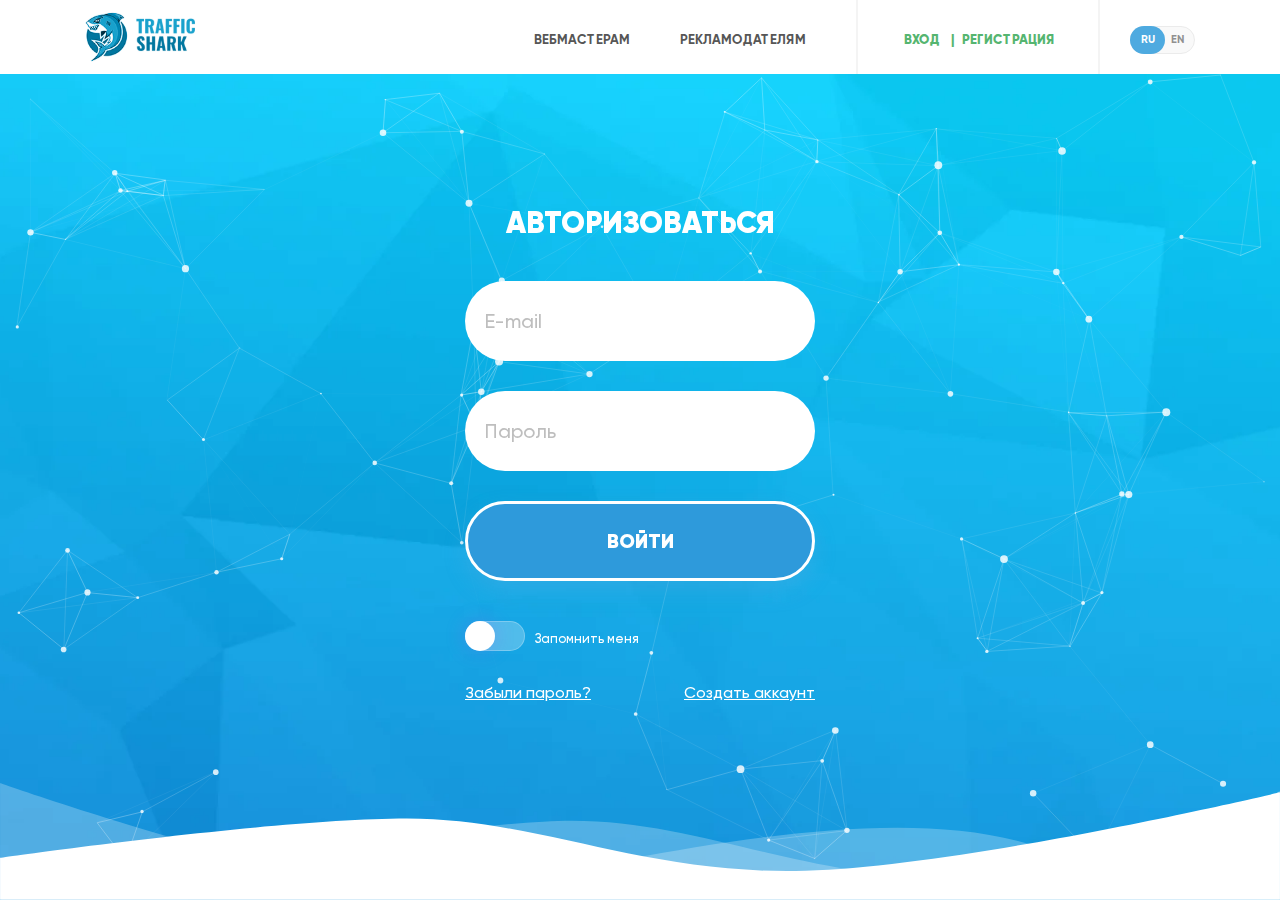
<file: authorization.html>
<!DOCTYPE html><html lang="ru">    <head>    <title>Авторизация</title>    <meta charset="UTF-8" />    <meta name="format-detection" content="telephone=no" />    <!-- <link rel="stylesheet" href="https://unpkg.com/aos@next/dist/aos.css?_v=20211201155442" /> -->    <link rel="stylesheet" type="text/css" href="css/style.min.css?_v=20211201155442" />    <link rel="shortcut icon" href="favicon.ico" />    <!-- <meta name="robots" content="noindex, nofollow"> -->    <!-- <meta name="viewport" content="width=device-width, initial-scale=1.0, maximum-scale=1.0, user-scalable=0"> -->    <meta name="viewport" content="width=device-width, initial-scale=1.0" /></head>    <body>        <div class="wrapper">            <header class="header">    <div class="header__container _container">        <div class="header__body">            <div class="header__logo"><picture><source srcset="img/header_logo.svg" type="image/webp"><img height="50" width="110" src="img/header_logo.svg?_v=1638363282403" alt="Traffic Shark логотип акула" /></picture></div>            <div class="header__menu menu">                <nav class="menu__body">                    <ul class="menu__list">                        <li class="menu__item">                            <a href="index.html" class="menu__link">вебмастерам</a>                        </li>                        <li class="menu__item"><a href="advertisers.html" class="menu__link">рекламодателям</a></li>                    </ul>                </nav>            </div>            <div class="header__authorization authorization">                <ul class="authorization__list">                    <li class="authorization__item authorization__item-auth">                        <a href="authorization.html" class="authorization__link">вход</a>                    </li>                    <li class="authorization__item authorization__item-auth">                        <a href="registration.html" class="authorization__link">регистрация</a>                    </li>                </ul>            </div>            <div class="header__switch switch">                <label class="switch__wrapper">                    <input type="checkbox" />                    <span class="switch__slider"></span>                    <span class="switch__slider-check"></span>                </label>            </div>        </div>    </div></header>            <main class="page">                <section class="page__login login _scr-item">                    <div class="login__container _container">                        <div class="login__body">                            <div class="login__form">                                <h2 class="login__title title">авторизоваться</h2>                                <form action="#" class="form-a">                                    <div class="form-a__line">                                        <label for="mail" class="form-a__label">                                            <input                                                id="mail"                                                autocomplete="off"                                                type="text"                                                name="form[]"                                                data-error="Ошибка"                                                data-value="E-mail"                                                class="input _req _email"                                            />                                        </label>                                    </div>                                    <div class="form-a__line _viewpass">                                        <label for="passw" class="form-a__label">                                            <input                                                id="passw"                                                autocomplete="off"                                                type="text"                                                name="form[]"                                                data-error="Ошибка"                                                data-value="Пароль"                                                data-type="pass"                                                class="input input-pass _req"                                            />                                        </label>                                    </div>                                    <button type="submit" class="form-a__btn btn">Войти</button>                                    <div class="form-a__line">                                        <label class="form-a__switch">                                            <input type="checkbox" />                                            <span class="slider round"></span>                                        </label>                                    </div>                                    <div class="form-a__line">                                        <ul class="form-a__link">                                            <li><a class="form-a__item">Забыли пароль?</a></li>                                            <li><a class="form-a__item">Создать аккаунт</a></li>                                        </ul>                                    </div>                                </form>                            </div>                        </div>                        <svg viewBox="0 0 1920 175" fill="none" xmlns="http://www.w3.org/2000/svg">                            <path                                d="M857.37 56.488C658.607 56.488 0 175 0 175H1920V12C1920 12 1700.28 134.838 1456.08 141.925C1211.88 149.012 1056.13 56.488 857.37 56.488Z"                                fill="white"                                fill-opacity="0.25"                            />                            <path                                d="M639.658 156.539C440.894 156.539 0 0 0 0V175H1920V13.634C1920 13.634 1836.58 187.846 1559.94 96.448C1283.31 5.04964 838.42 156.539 639.658 156.539Z"                                fill="white"                                fill-opacity="0.25"                            />                            <path                                d="M610.196 53.3259C411.433 53.3259 0 112.195 0 112.195V175H1920V14C1920 14 1452.78 124.656 1208.58 131.635C964.389 138.613 808.959 53.3259 610.196 53.3259Z"                                fill="white"                            />                        </svg>                        <div class="main__ibg _ibg">                            <div id="particles-js" class="particles-js"></div>                            <picture><source srcset="img/auth-bg.webp" type="image/webp"><img src="img/auth-bg.jpg?_v=1638363282403" alt="фон" /></picture>                        </div>                    </div>                </section>            </main>        </div>        <div class="popup popup_popup">    <div class="popup__content">        <div class="popup__body">            <div class="popup__close"></div>        </div>    </div></div><div class="popup popup_wait-message">    <div class="popup__content">        <div class="popup__body">            <div class="popup__text">Cообщение отправлено</div>            <div class="popup__close">                <svg xmlns="http://www.w3.org/2000/svg" xmlns:xlink="http://www.w3.org/1999/xlink" width="18" height="18" viewBox="0 0 18 18">                    <path                        id="avzva"                        d="M691.485 160.07l-1.414 1.415-7.071-7.071-7.071 7.071-1.414-1.414 7.07-7.071-7.07-7.071 1.414-1.415 7.07 7.071 7.072-7.07 1.414 1.414-7.07 7.07z"                    />                    <g>                        <g transform="translate(-674 -144)"><use fill="#2e9adb" xlink:href="#avzva" /></g>                    </g>                </svg>            </div>        </div>    </div></div><div class="popup popup_video">    <div class="popup__content">        <div class="popup__body">            <div class="popup__close popup__close_video"></div>            <div class="popup__video _video"></div>        </div>    </div></div> <!-- Swiper --><!-- <script src="https://unpkg.com/swiper/swiper-bundle.min.js"></script> --><!-- <script src="https://unpkg.com/aos@next/dist/aos.js"></script> --><script src="js/vendors.min.js?_v=20211201155442" defer></script><script src="js/app.min.js?_v=20211201155442" defer></script>    </body></html>
</file>
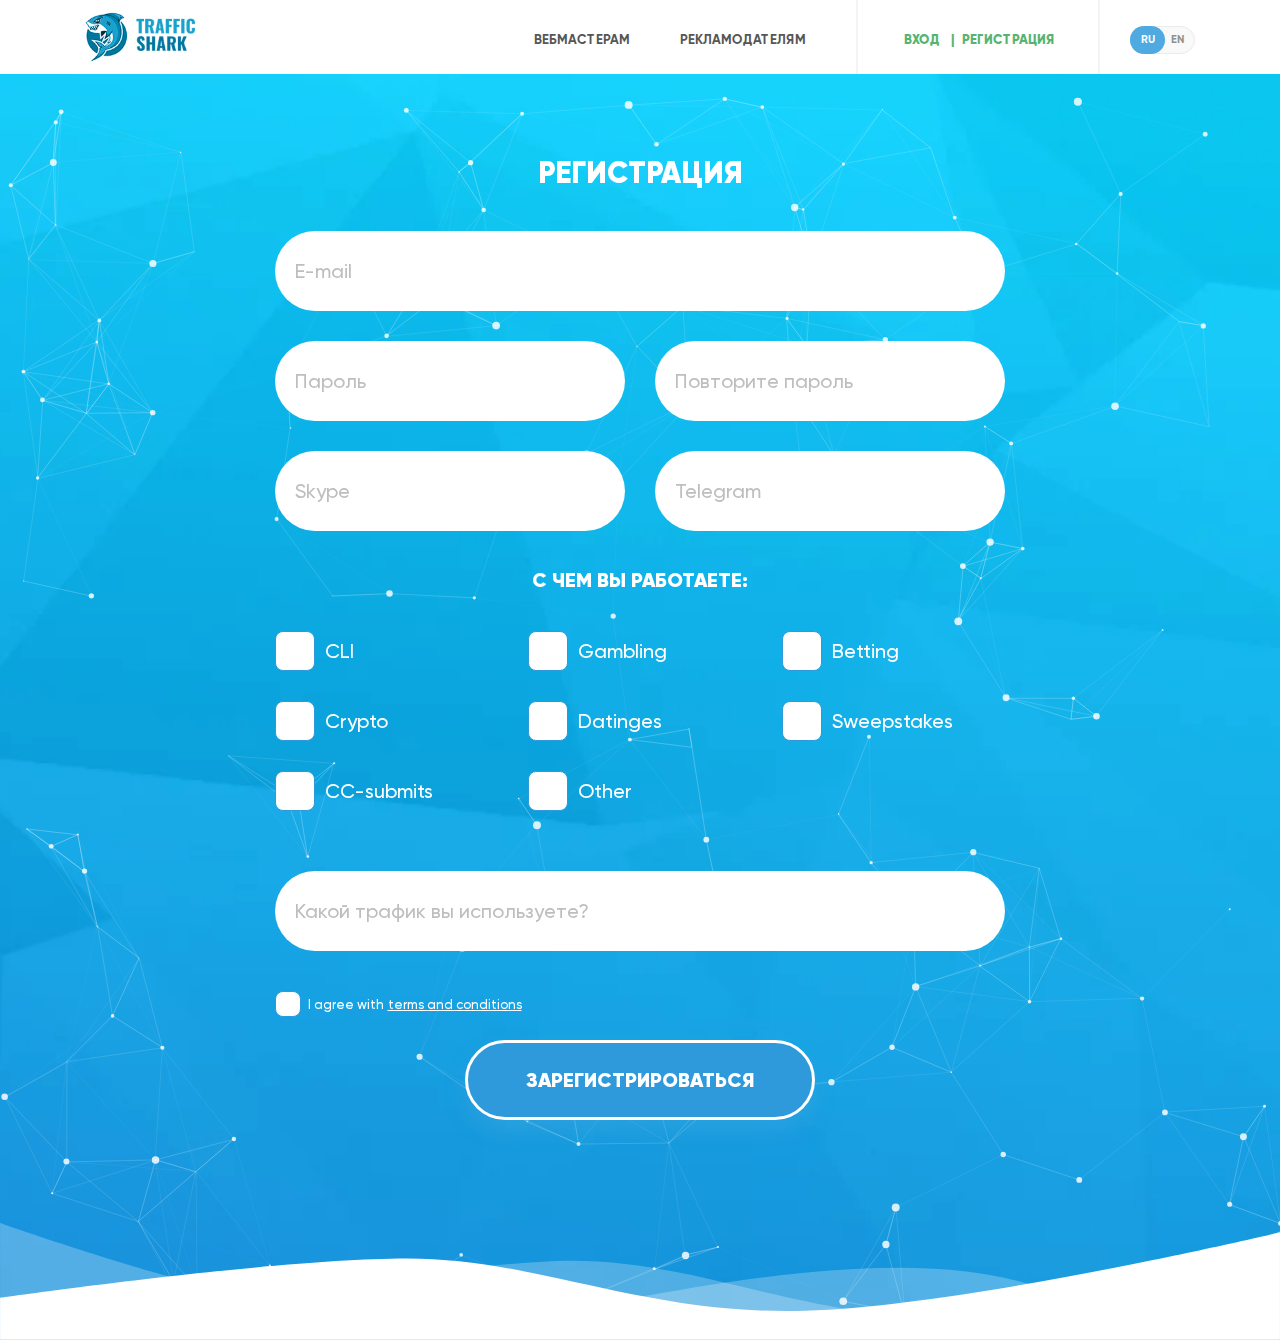
<file: registration.html>
<!DOCTYPE html><html lang="ru"><head>    <title>Авторизация</title>    <meta charset="UTF-8" />    <meta name="format-detection" content="telephone=no" />    <!-- <link rel="stylesheet" href="https://unpkg.com/aos@next/dist/aos.css?_v=20211201155442" /> -->    <link rel="stylesheet" type="text/css" href="css/style.min.css?_v=20211201155442" />    <link rel="shortcut icon" href="favicon.ico" />    <!-- <meta name="robots" content="noindex, nofollow"> -->    <!-- <meta name="viewport" content="width=device-width, initial-scale=1.0, maximum-scale=1.0, user-scalable=0"> -->    <meta name="viewport" content="width=device-width, initial-scale=1.0" /></head><body>	<div class="wrapper">		<header class="header">    <div class="header__container _container">        <div class="header__body">            <div class="header__logo"><picture><source srcset="img/header_logo.svg" type="image/webp"><img height="50" width="110" src="img/header_logo.svg?_v=1638363282403" alt="Traffic Shark логотип акула" /></picture></div>            <div class="header__menu menu">                <nav class="menu__body">                    <ul class="menu__list">                        <li class="menu__item">                            <a href="index.html" class="menu__link">вебмастерам</a>                        </li>                        <li class="menu__item"><a href="advertisers.html" class="menu__link">рекламодателям</a></li>                    </ul>                </nav>            </div>            <div class="header__authorization authorization">                <ul class="authorization__list">                    <li class="authorization__item">                        <a href="authorization.html" class="authorization__link">вход</a>                    </li>                    <li class="authorization__item">                        <a href="registration.html" class="authorization__link">регистрация</a>                    </li>                </ul>            </div>            <div class="header__switch switch">                <label class="switch__wrapper">                    <input type="checkbox" />                    <span class="switch__slider"></span>                    <span class="switch__slider-check"></span>                </label>            </div>        </div>    </div></header>		<main class="page">			<section class="page__registr registr _scr-item">				<div class="registr__container _container">					<div class="registr__body">						<div class="registr__form-r">							<h2 class="registr__title title">регистрация</h2>							<form action="#" class="form-r">								<div class="form-r__wrapper">									<div class="form-r__mail">										<label for="mail" class="form-r__label">											<input id="mail" autocomplete="off" type="text" name="form[]"												data-error="Ошибка" data-value="E-mail" class="input _req" />										</label>									</div>									<div class="form-r__line _viewpass">										<label for="pass" class="form-r__label">											<input id="pass" autocomplete="off" type="text" name="form[]"												data-error="Ошибка" data-value="Пароль" data-type="pass"												class="input input-pass _req" />										</label>									</div>									<div class="form-r__line _viewpass">										<label for="repPass" class="form-r__label">											<input id="repPass" autocomplete="off" type="text" name="form[]"												data-error="Ошибка" data-value="Повторите пароль" data-type="pass"												class="input input-pass _req" />										</label>									</div>									<div class="form-r__line">										<label for="skype" class="form-r__label">											<input id="skype" autocomplete="off" type="text" name="form[]"												data-error="Ошибка" data-value="Skype" class="input _req" />										</label>									</div>									<div class="form-r__line">										<label for="teleg" class="form-r__label">											<input id="teleg" autocomplete="off" type="text" name="form[]"												data-error="Ошибка" data-value="Telegram" class="input _req" />										</label>									</div>								</div>								<div class="form-r__title">С чем вы работаете:</div>								<div class="form-r__checkbox-wrapper">									<input type="checkbox" class="form-r__checkbox" id="cli" name="cli" />									<label for="cli">CLI</label>									<input type="checkbox" class="form-r__checkbox" id="gambling" name="gambling" />									<label for="gambling">Gambling</label>									<input type="checkbox" class="form-r__checkbox" id="betting" name="betting" />									<label for="betting">Betting</label>									<input type="checkbox" class="form-r__checkbox" id="crypto" name="crypto" />									<label for="crypto">Crypto</label>									<input type="checkbox" class="form-r__checkbox" id="datinges" name="datinges" />									<label for="datinges">Datinges</label>									<input type="checkbox" class="form-r__checkbox" id="sweepstakes"										name="sweepstakes" />									<label for="sweepstakes">Sweepstakes</label>									<input type="checkbox" class="form-r__checkbox" id="cc-submits" name="cc-submits" />									<label for="cc-submits">CC-submits</label>									<input type="checkbox" class="form-r__checkbox" id="other" name="other" />									<label for="other">Other</label>								</div>								<div class="form-r__line form-r__label-traffic">									<label for="traff" class="form-r__label">										<input id="traff" autocomplete="off" type="text" name="form[]"											data-error="Ошибка" data-value="Какой трафик вы используете?"											class="input _req" />									</label>								</div>								<div class="form-r__line form-r__line-agree">									<input type="checkbox" class="form-r__checkbox" id="agree" name="agree" />									<label class="agree-line" for="agree">I agree with <span> terms and											conditions</span> </label>									<button type="submit"										class="form-a__btn form-r__btn btn">зарегистрироваться</button>								</div>							</form>						</div>					</div>					<svg viewBox="0 0 1920 175" fill="none" xmlns="http://www.w3.org/2000/svg">						<path							d="M857.37 56.488C658.607 56.488 0 175 0 175H1920V12C1920 12 1700.28 134.838 1456.08 141.925C1211.88 149.012 1056.13 56.488 857.37 56.488Z"							fill="white" fill-opacity="0.25" />						<path							d="M639.658 156.539C440.894 156.539 0 0 0 0V175H1920V13.634C1920 13.634 1836.58 187.846 1559.94 96.448C1283.31 5.04964 838.42 156.539 639.658 156.539Z"							fill="white" fill-opacity="0.25" />						<path							d="M610.196 53.3259C411.433 53.3259 0 112.195 0 112.195V175H1920V14C1920 14 1452.78 124.656 1208.58 131.635C964.389 138.613 808.959 53.3259 610.196 53.3259Z"							fill="white" />					</svg>					<div class="main__ibg _ibg">						<div id="particles-js" class="particles-js"></div>						<picture><source srcset="img/auth-bg.webp" type="image/webp"><img src="img/auth-bg.jpg?_v=1638363282403" alt="фон" /></picture>					</div>				</div>			</section>		</main>	</div>	<div class="popup popup_popup">    <div class="popup__content">        <div class="popup__body">            <div class="popup__close"></div>        </div>    </div></div><div class="popup popup_wait-message">    <div class="popup__content">        <div class="popup__body">            <div class="popup__text">Cообщение отправлено</div>            <div class="popup__close">                <svg xmlns="http://www.w3.org/2000/svg" xmlns:xlink="http://www.w3.org/1999/xlink" width="18" height="18" viewBox="0 0 18 18">                    <path                        id="avzva"                        d="M691.485 160.07l-1.414 1.415-7.071-7.071-7.071 7.071-1.414-1.414 7.07-7.071-7.07-7.071 1.414-1.415 7.07 7.071 7.072-7.07 1.414 1.414-7.07 7.07z"                    />                    <g>                        <g transform="translate(-674 -144)"><use fill="#2e9adb" xlink:href="#avzva" /></g>                    </g>                </svg>            </div>        </div>    </div></div><div class="popup popup_video">    <div class="popup__content">        <div class="popup__body">            <div class="popup__close popup__close_video"></div>            <div class="popup__video _video"></div>        </div>    </div></div> <!-- Swiper --><!-- <script src="https://unpkg.com/swiper/swiper-bundle.min.js"></script> --><!-- <script src="https://unpkg.com/aos@next/dist/aos.js"></script> --><script src="js/vendors.min.js?_v=20211201155442" defer></script><script src="js/app.min.js?_v=20211201155442" defer></script></body></html>
</file>
<file: css/style.min.css>
@charset "UTF-8";@font-face{font-family:Gilroy;font-display:swap;src:url(../fonts/Gilroy-Black.woff2) format("woff2"),url(../fonts/Gilroy-Black.woff) format("woff");font-weight:900;font-style:normal}@font-face{font-family:Gilroy;font-display:swap;src:url(../fonts/Gilroy-Bold.woff2) format("woff2"),url(../fonts/Gilroy-Bold.woff) format("woff");font-weight:700;font-style:normal}@font-face{font-family:Gilroy;font-display:swap;src:url(../fonts/Gilroy-Light.woff2) format("woff2"),url(../fonts/Gilroy-Light.woff) format("woff");font-weight:300;font-style:normal}@font-face{font-family:Gilroy;font-display:swap;src:url(../fonts/Gilroy-Medium.woff2) format("woff2"),url(../fonts/Gilroy-Medium.woff) format("woff");font-weight:500;font-style:normal}@font-face{font-family:Gilroy;font-display:swap;src:url(../fonts/Gilroy-ExtraBold.woff2) format("woff2"),url(../fonts/Gilroy-ExtraBold.woff) format("woff");font-weight:800;font-style:normal}@font-face{font-family:Gilroy;font-display:swap;src:url(../fonts/Gilroy-Regular.woff2) format("woff2"),url(../fonts/Gilroy-Regular.woff) format("woff");font-weight:400;font-style:normal}@font-face{font-family:icons;font-display:swap;src:url(../fonts/icons.woff2) format("woff2"),url(../fonts/icons.woff) format("woff");font-weight:400;font-style:normal}[class*=" _icon-"]:before,[class^=_icon-]:before{font-family:icons;font-style:normal;font-weight:400;font-variant:normal;text-transform:none;line-height:1;-webkit-font-smoothing:antialiased;-moz-osx-font-smoothing:grayscale}[class*=" _icon-"]:before,[class^=_icon-]:before{display:block}._icon-arrow:before{content:"\e902";margin:0 10px 0 0}._icon-mail:before{content:"\e905";margin:0 10px 0 0}._icon-skype:before{content:"\e906";margin:0 10px 0 0}._icon-telegram:before{content:"\e907";margin:0 10px 0 0}._icon-android:before{content:"\e900"}._icon-apple:before{content:"\e901"}._icon-arrow-b:before{content:"\e903"}._icon-benefits:before{content:"\e904"}._icon-vert1:before{content:"\e908"}._icon-vert2:before{content:"\e909"}._icon-vert3:before{content:"\e90a"}._icon-vert4:before{content:"\e90b"}._icon-vert5:before{content:"\e90c"}._icon-vert6:before{content:"\e90d"}._icon-work1:before{content:"\e90e"}._icon-work2:before{content:"\e90f"}._icon-work3:before{content:"\e910"}._icon-work4:before{content:"\e911"}._icon-work5:before{content:"\e912"}._icon-work6:before{content:"\e913"}*{padding:0;margin:0;border:0}*,:after,:before{-webkit-box-sizing:border-box;box-sizing:border-box}aside,footer,header,nav,section{display:block}html{font-size:16px}body,html{height:100%;min-width:320px}body{line-height:1;font-family:Gilroy;-ms-text-size-adjust:100%;-moz-text-size-adjust:100%;-webkit-text-size-adjust:100%}button,input,textarea{font-family:Gilroy;font-size:inherit}input::-ms-clear{display:none}button{cursor:pointer;background-color:inherit}button::-moz-focus-inner{padding:0;border:0}a,a:visited{text-decoration:none}a:hover{text-decoration:none}ul li{list-style:none}img{vertical-align:top}h1,h2,h3,h4,h5,h6{font-weight:inherit;font-size:inherit}body{color:#565656}body._lock{overflow:hidden}.wrapper{width:100%;min-height:100%;overflow:hidden;display:-webkit-box;display:-ms-flexbox;display:flex;-webkit-box-orient:vertical;-webkit-box-direction:normal;-ms-flex-direction:column;flex-direction:column}._container{max-width:1110px;margin:0 auto}.form__error{text-align:center}.button{display:-webkit-inline-box;display:-ms-inline-flexbox;display:inline-flex;padding:0 0}.button._fw{width:100%}input[type=email],input[type=tel],input[type=text],textarea{-webkit-appearance:none;-moz-appearance:none;appearance:none}input[type=email]:focus,input[type=tel]:focus,input[type=text]:focus,textarea:focus{outline:0}.input{border-radius:40px;width:100%;display:block;padding:0 20px;height:80px;font-weight:500;font-size:20px;color:rgba(126,126,126,.5)}.input._focus{border:2px solid #2e9adb;color:#565656}.input._error{border:2px solid red}textarea.input{resize:none;padding:0 0}.particles-js{position:relative;height:100%;width:100%;z-index:1}.btn{display:-webkit-box;display:-ms-flexbox;display:flex;-webkit-box-pack:center;-ms-flex-pack:center;justify-content:center;-webkit-box-align:center;-ms-flex-align:center;align-items:center;position:relative;z-index:10;width:347px;height:80px;background-color:#2e9adb;-webkit-box-shadow:0 10px 20px rgba(78,170,224,.35);box-shadow:0 10px 20px rgba(78,170,224,.35);border-radius:40px;font-weight:900;font-size:20px;text-align:center;text-transform:uppercase;cursor:pointer;color:#fff}.btn-gr{background-color:#55b570;-webkit-box-shadow:0 10px 20px rgba(85,181,112,.35);box-shadow:0 10px 20px rgba(85,181,112,.35)}.btn-down::before{-webkit-transform:rotate(-90deg);-ms-transform:rotate(-90deg);transform:rotate(-90deg)}.title{font-weight:900;color:#000;font-size:30px;line-height:37px;text-align:center;text-transform:uppercase}.text{font-weight:500;font-size:20px;line-height:24px;text-align:center;color:#939393}.row:after{display:block;content:"";clear:both}.rub:after{content:"₽"}ol.counter{list-style-type:none;counter-reset:item}ol.counter li{position:relative;padding:0 0 0 45px}ol.counter li:before{counter-increment:item;content:counter(item);position:absolute;left:0;top:0;color:#818181;font-size:14px;font-weight:700;text-align:center;line-height:26px;border-radius:50%;width:28px;height:28px;border:1px solid #4274bb}.ellipsis{display:block;overflow:hidden;width:100%;white-space:nowrap;-o-text-overflow:ellipsis;text-overflow:ellipsis}.es{overflow:hidden;white-space:nowrap;-o-text-overflow:ellipsis;text-overflow:ellipsis}.table{display:table;font-size:0;width:100%}.trow{display:table-row}.cell{display:table-cell}.cell.full{width:100%}._ibg{position:relative}._ibg img{position:absolute;width:100%;height:100%;top:0;left:0;-o-object-fit:cover;object-fit:cover}body.ie ._ibg{background-position:center;background-size:cover;background-repeat:no-repeat}body.ie ._ibg img{width:0;height:0;opacity:0;visibility:hidden}._video{position:relative;overflow:hidden;height:0;padding-bottom:56.25%}._video embed,._video iframe,._video object,._video video{position:absolute;top:0;left:0;width:100%;height:100%}.videobg embed,.videobg iframe,.videobg object,.videobg video{position:fixed;top:50%;left:50%;min-width:100%;min-height:100%;width:auto;height:auto;z-index:-100;-webkit-transform:translateX(-50%) translateY(-50%);-ms-transform:translateX(-50%) translateY(-50%);transform:translateX(-50%) translateY(-50%);background-size:cover}._more-content{-webkit-transition:all .3s ease 0s;-o-transition:all .3s ease 0s;transition:all .3s ease 0s;overflow:hidden}._more-link{cursor:pointer}._more-link span{font-style:normal}._more-link span:first-child{display:block}._more-link span:last-child{display:none}._more-link._active span{font-style:normal}._more-link._active span:first-child{display:none}._more-link._active span:last-child{display:block}#map{background:url(../img/icons/loading.gif) center/50px no-repeat}._swiper{overflow:hidden}._swiper .swiper-wrapper{width:100%;height:100%;-webkit-box-sizing:content-box;box-sizing:content-box;display:-webkit-box;display:-ms-flexbox;display:flex;position:relative}._swiper.swiper-vertical .swiper-wrapper{-webkit-box-orient:vertical;-webkit-box-direction:normal;-ms-flex-direction:column;flex-direction:column}._swiper.swiper-autoheight .swiper-wrapper{-webkit-box-align:start;-ms-flex-align:start;align-items:flex-start}.swiper-initialized .swiper-slide{-ms-flex-negative:0;flex-shrink:0}.swiper-android .swiper-slide,.swiper-android .swiper-wrapper{-webkit-transform:translate3d(0,0,0);transform:translate3d(0,0,0)}.swiper-button-lock{display:none!important}._tabs-block{display:none}._tabs-block._active{display:block}.mirror{-webkit-transform:scale(-1,1);-ms-transform:scale(-1,1);transform:scale(-1,1)}.nicescroll-rails{z-index:1000!important}._custom-scroll{position:fixed;right:0;top:0;width:3px;height:100%;z-index:1000}._custom-scroll__line{background-color:rgba(0,0,0,.5);border-radius:3px 0 0 3px;position:relative;left:0;top:0;width:100%}.popup{-webkit-overflow-scrolling:touch;z-index:100;padding:30px 10px;position:fixed;top:0;left:0;width:100%;height:100%;-webkit-transition:visibility .8s ease 0s;-o-transition:visibility .8s ease 0s;transition:visibility .8s ease 0s;visibility:hidden}.popup::before{content:"";background-color:rgba(0,0,0,.9);position:fixed;width:100%;height:100%;top:0;left:0;opacity:0;-webkit-transition:opacity .8s ease 0s;-o-transition:opacity .8s ease 0s;transition:opacity .8s ease 0s}.popup.show{visibility:visible;overflow:auto}.popup.show::before{opacity:1}.popup.show .popup__body{-webkit-transform:scale(1);-ms-transform:scale(1);transform:scale(1)}.popup._active{overflow:auto;visibility:visible}.popup._active::before{opacity:1}.popup._active .popup__body{-webkit-transition:all .3s ease .2s;-o-transition:all .3s ease .2s;transition:all .3s ease .2s;-webkit-transform:scale(1);-ms-transform:scale(1);transform:scale(1)}.popup__content{display:-webkit-box;display:-ms-flexbox;display:flex;-webkit-box-orient:vertical;-webkit-box-direction:normal;-ms-flex-direction:column;flex-direction:column;-webkit-box-align:center;-ms-flex-align:center;align-items:center;min-height:100%;-webkit-box-flex:1;-ms-flex:1 1 auto;flex:1 1 auto;width:100%;display:flex;-webkit-box-pack:center;-ms-flex-pack:center;justify-content:center;align-items:center}.popup__body{border:3px solid #2e9adb;display:-webkit-box;display:-ms-flexbox;display:flex;-webkit-box-pack:center;-ms-flex-pack:center;justify-content:center;-webkit-box-align:center;-ms-flex-align:center;align-items:center;-webkit-box-orient:vertical;-webkit-box-direction:normal;-ms-flex-direction:column;flex-direction:column;-webkit-transform:scale(0);-ms-transform:scale(0);transform:scale(0);-webkit-transition:all .3s ease 0s;-o-transition:all .3s ease 0s;transition:all .3s ease 0s;width:347px;height:160px;background-color:#fff;border-radius:2px}.popup__text{font-weight:900;color:#3b8fc1;font-size:20px;text-align:center;text-transform:uppercase}.popup__close{width:18px;height:18px;position:absolute;top:15px;right:15px;cursor:pointer;z-index:30}.header{background-color:#fff;position:relative;z-index:10}.header__body{display:-webkit-box;display:-ms-flexbox;display:flex;-ms-flex-wrap:wrap;flex-wrap:wrap;-webkit-box-pack:center;-ms-flex-pack:center;justify-content:center;-webkit-box-align:center;-ms-flex-align:center;align-items:center}.header__logo{-webkit-box-flex:1;-ms-flex:1 1 auto;flex:1 1 auto}.header__menu{height:74px}.header__authorization{-webkit-box-flex:0;-ms-flex:0 1 242px;flex:0 1 242px}.menu{display:-webkit-box;display:-ms-flexbox;display:flex;-webkit-box-pack:center;-ms-flex-pack:center;justify-content:center;-webkit-box-align:center;-ms-flex-align:center;align-items:center;border-right:2px solid #f4f4f4}.menu__body{height:100%}.menu__list{display:-webkit-box;display:-ms-flexbox;display:flex;height:100%}.menu__item{display:-webkit-box;display:-ms-flexbox;display:flex;-webkit-box-pack:center;-ms-flex-pack:center;justify-content:center;-webkit-box-align:center;-ms-flex-align:center;align-items:center;margin-right:50px;height:100%;border-top:5px solid transparent;z-index:2}.menu__item-border{border-top:5px solid #2e9adb}.menu__item-border-adv{border-top:5px solid #55b570}.menu__link{font-weight:700;font-size:13px;line-height:16px;text-transform:uppercase;color:#565656}.menu .menu__list>.menu__item:hover:not(:last-child){border-top:5px solid #2e9adb}.menu .menu__list>.menu__item:hover:last-child{border-top:5px solid #55b570}.authorization__list{display:-webkit-box;display:-ms-flexbox;display:flex;-webkit-box-pack:center;-ms-flex-pack:center;justify-content:center;-webkit-box-align:center;-ms-flex-align:center;align-items:center}.authorization__item{border-top:5px solid transparent}.authorization__link{font-weight:800;font-size:13px;line-height:16px;text-transform:uppercase;color:#55b570}.switch{border-top:5px solid transparent;position:relative;padding-left:30px}.switch::before{content:"";display:block;position:absolute;left:-2px;top:-27px;height:75px;width:2px;background-color:#f4f4f4}.switch__wrapper{position:relative;display:inline-block;width:65px;height:28px;background:#f9f9f9;border:1px solid #ebebeb;-webkit-box-sizing:border-box;box-sizing:border-box;border-radius:14px}.switch__wrapper input{display:none}.switch__wrapper input:checked+.switch__slider:before{-webkit-transform:translateX(30px);-ms-transform:translateX(30px);transform:translateX(30px);-webkit-transition:.4s;-o-transition:.4s;transition:.4s}.switch__wrapper input:checked~span:after{color:#fff;-webkit-transition:color .3s ease 0s;-o-transition:color .3s ease 0s;transition:color .3s ease 0s}.switch__wrapper input:checked~span:before{color:#919191;-webkit-transition:color .3s ease 0s;-o-transition:color .3s ease 0s;transition:color .3s ease 0s}.switch__slider-check::before{content:"RU";position:relative;z-index:5;font-weight:700;font-size:11px;color:#fff;bottom:-3px;left:10px;cursor:pointer}.switch__slider-check::after{content:"EN";position:relative;z-index:5;font-weight:700;font-size:11px;color:#909090;bottom:-3px;left:26px;cursor:pointer}.switch__slider{position:absolute;cursor:pointer;top:0;left:0;right:0;bottom:0;-webkit-transition:.4s;-o-transition:.4s;transition:.4s;border-radius:34px}.switch__slider::before{position:absolute;content:"";width:35px;height:28px;left:-1px;bottom:-1px;background-color:#4eaae0;-webkit-transition:.4s;-o-transition:.4s;transition:.4s;border-radius:14px}.main{position:relative;padding-top:170px;padding-bottom:80px}.main__body{position:relative;z-index:10}.main-adv{padding-top:140px}.main__title{font-weight:900;font-size:60px;line-height:75px;text-align:center;text-transform:uppercase;padding:0 2px;color:#fff}.main__subtitle{font-weight:500;font-size:20px;line-height:24px;text-align:center;margin-bottom:90px;margin-top:0;color:#fff}.main__subtitle-adv{margin-bottom:45px}.main__ibg{position:absolute;z-index:-1;width:100%;height:100%;top:0;left:0}.main svg{z-index:1;position:absolute;left:0;bottom:-1px;width:100%}.advertising__ibro{margin:10px;height:10px}.advertising__items{display:-webkit-box;display:-ms-flexbox;display:flex;-webkit-box-pack:center;-ms-flex-pack:center;justify-content:center;-ms-flex-wrap:wrap;flex-wrap:wrap}.advertising__item{display:-webkit-box;display:-ms-flexbox;display:flex;-webkit-box-orient:vertical;-webkit-box-direction:normal;-ms-flex-direction:column;flex-direction:column;padding-top:40px;padding-bottom:40px;text-align:center;-webkit-box-flex:0;-ms-flex:0 1 25%;flex:0 1 25%}.advertising__item:not(:last-child){border-right:2px solid rgba(255,255,255,.25)}.advertising__title{font-weight:800;font-size:40px;line-height:49px;text-align:center;color:#fff}.advertising__text{font-weight:500;font-size:16px;line-height:19px;text-align:center;color:#fff}.want{background:#fff;-webkit-box-shadow:0 20px 80px rgba(0,0,0,.08);box-shadow:0 20px 80px rgba(0,0,0,.08);border-radius:8px;display:-webkit-box;display:-ms-flexbox;display:flex;-ms-flex-wrap:wrap;flex-wrap:wrap}.want__item{-webkit-box-flex:1;-ms-flex:1 1 50%;flex:1 1 50%;display:-webkit-box;display:-ms-flexbox;display:flex;-webkit-box-orient:vertical;-webkit-box-direction:normal;-ms-flex-direction:column;flex-direction:column;-webkit-box-align:center;-ms-flex-align:center;align-items:center;padding-top:58px;padding-bottom:58px;padding-left:50px;padding-right:50px}.want__item:not(:last-child){border-right:2px solid #f3f3f3}.want__text{font-weight:500;font-size:16px;font-size:16px;line-height:24px;text-align:center;color:#000}.want__btn{margin-top:32px}.want ._icon-arrow-b:before{position:absolute;font-size:21px;right:49px}.work__body{display:-webkit-box;display:-ms-flexbox;display:flex;-webkit-box-orient:vertical;-webkit-box-direction:normal;-ms-flex-direction:column;flex-direction:column;-webkit-box-align:center;-ms-flex-align:center;align-items:center}.work__title{font-size:30px;margin-bottom:80px}.work__items{display:-ms-grid;display:grid;row-gap:80px;-webkit-column-gap:30px;-moz-column-gap:30px;column-gap:30px;-ms-grid-columns:minmax(139px,1fr) minmax(139px,1fr) minmax(139px,1fr);grid-template-columns:minmax(139px,1fr) minmax(139px,1fr) minmax(139px,1fr)}.work__items-adv{display:-webkit-box;display:-ms-flexbox;display:flex;-ms-flex-wrap:wrap;flex-wrap:wrap;-webkit-box-pack:center;-ms-flex-pack:center;justify-content:center;-webkit-column-gap:0;-moz-column-gap:0;column-gap:0}.work__item{max-width:350px;display:-webkit-box;display:-ms-flexbox;display:flex;-webkit-box-orient:vertical;-webkit-box-direction:normal;-ms-flex-direction:column;flex-direction:column;-webkit-box-align:center;-ms-flex-align:center;align-items:center;-webkit-box-flex:0;-ms-flex:0 1 33.333%;flex:0 1 33.333%}.work__btn{width:347px;margin-top:80px;background:#fff;border:2px solid #2e9adb;color:#2e9adb}.item-work__img{font-size:65px;color:#2e9adb;width:65px}.item-work__img svg{width:100%;height:100%}.item-work__text{font-weight:400;font-size:20px;line-height:23px;margin-top:30px;text-align:center;color:#000}.top{position:relative}.top__body{padding-top:160px;padding-bottom:190px;position:relative;z-index:10;display:-webkit-box;display:-ms-flexbox;display:flex;-webkit-box-orient:vertical;-webkit-box-direction:normal;-ms-flex-direction:column;flex-direction:column;-webkit-box-align:center;-ms-flex-align:center;align-items:center}.top__title{color:#fff;font-size:30px}.top__subtitle{width:730px;font-weight:500;font-size:20px;line-height:24px;text-align:center;padding-top:20px;color:#fff}.top__items{display:-webkit-box;display:-ms-flexbox;display:flex;-ms-flex-pack:distribute;justify-content:space-around;-ms-flex-wrap:wrap;flex-wrap:wrap}.top__item{margin-top:80px;display:-webkit-box;display:-ms-flexbox;display:flex;-webkit-box-orient:vertical;-webkit-box-direction:normal;-ms-flex-direction:column;flex-direction:column;-webkit-box-align:center;-ms-flex-align:center;align-items:center;-webkit-box-flex:0;-ms-flex:0 1 33.333%;flex:0 1 33.333%}.top__header-img{z-index:5;position:absolute;left:0;top:-1px;width:100%}.top__footer-img{z-index:5;position:absolute;left:0;bottom:-1px;width:100%}.item-top__title{color:#ffff;font-weight:900;font-size:80px;margin-bottom:30px;position:relative}.item-top__title span{font-size:50px;font-size:50px;font-weight:700;position:absolute;top:26px;margin-left:5px}.item-top__text{font-weight:700;font-size:16px;line-height:19px;text-align:center;color:#fff}.payments{display:-webkit-box;display:-ms-flexbox;display:flex;-webkit-box-align:center;-ms-flex-align:center;align-items:center;-webkit-box-pack:center;-ms-flex-pack:center;justify-content:center;-webkit-box-orient:vertical;-webkit-box-direction:normal;-ms-flex-direction:column;flex-direction:column;padding-bottom:80px}.payments__title{margin-bottom:20px}.payments__title span{color:#2e9adb}.payments__text{margin-bottom:80px;font-size:20px}.payments__items{padding:0 16px;display:-ms-grid;display:grid;-ms-grid-columns:1fr 1fr 1fr 1fr .7fr .7fr;grid-template-columns:1fr 1fr 1fr 1fr .7fr .7fr;gap:30px 15px}.payments__item{-ms-grid-column-align:center;justify-self:center;-ms-flex-item-align:center;-ms-grid-row-align:center;align-self:center}.payments__item img{width:160px;height:100%}.payments__item-l img{width:60px;height:100%}.verticals{display:-webkit-box;display:-ms-flexbox;display:flex;-webkit-box-align:center;-ms-flex-align:center;align-items:center;-webkit-box-pack:center;-ms-flex-pack:center;justify-content:center;-webkit-box-orient:vertical;-webkit-box-direction:normal;-ms-flex-direction:column;flex-direction:column;padding-bottom:80px}.verticals__title{margin-bottom:80px}.verticals__items{display:-ms-grid;display:grid;-ms-grid-columns:minmax(288px,350px) minmax(288px,350px) minmax(288px,350px);grid-template-columns:minmax(288px,350px) minmax(288px,350px) minmax(288px,350px);position:relative;gap:30px}.item-verticals{-webkit-box-shadow:0 20px 80px rgba(0,0,0,.08);box-shadow:0 20px 80px rgba(0,0,0,.08);border-radius:8px;overflow:hidden}.item-verticals__wrapper{position:relative;z-index:10;padding:40px 40px 0 40px}.item-verticals__img{font-size:100px;margin-bottom:87px;color:#ffff}.item-verticals__title{position:relative;z-index:10;font-weight:900;font-size:20px;line-height:25px;color:#000}.item-verticals__wave{z-index:5;position:absolute;left:0;bottom:-1px;width:100%}.item-verticals__text{padding-top:10px;padding-right:40px;padding-bottom:40px;padding-left:40px;font-weight:400;font-size:14px;line-height:16px;color:#000}.item-verticals__ibg{position:absolute;z-index:-1;width:100%;height:100%;top:0;left:0}.brands{display:-webkit-box;display:-ms-flexbox;display:flex;-webkit-box-align:center;-ms-flex-align:center;align-items:center;-webkit-box-pack:center;-ms-flex-pack:center;justify-content:center;-webkit-box-orient:vertical;-webkit-box-direction:normal;-ms-flex-direction:column;flex-direction:column;padding-bottom:80px}.brands__title{margin-bottom:80px}.brands__items{display:-ms-grid;display:grid;-ms-grid-columns:(minmax(130px,230px))[4];grid-template-columns:repeat(4,minmax(130px,230px));row-gap:60px;-webkit-column-gap:60px;-moz-column-gap:60px;column-gap:60px}.brands__item{-ms-grid-column-align:center;justify-self:center;-ms-flex-item-align:center;-ms-grid-row-align:center;align-self:center;-webkit-transition:all .3s ease 0s;-o-transition:all .3s ease 0s;transition:all .3s ease 0s}.brands__img img{width:100%;height:100%}.brands__text{text-align:center;font-size:20px;margin-top:80px}.feedback{position:relative;padding-top:180px;padding-bottom:190px}.feedback__svg-top{z-index:1;position:absolute;-webkit-transform:rotate(-180deg);-ms-transform:rotate(-180deg);transform:rotate(-180deg);left:0;top:-1px}.feedback__svg-bottom{z-index:1;position:absolute;left:0;bottom:-1px;width:100%}.form{margin:0 auto;position:relative;z-index:10;width:730px}.form__title{color:#fff;text-transform:none;margin-bottom:37px}.form__line{margin-bottom:20px}.form__btn{display:block;margin:auto;margin-top:40px;width:347px;background:0 0;border:2px solid #ffff;color:#ffff}.page{position:relative}.login{padding-top:130px;padding-bottom:130px}.login__body{display:-webkit-box;display:-ms-flexbox;display:flex;-webkit-box-orient:vertical;-webkit-box-direction:normal;-ms-flex-direction:column;flex-direction:column;-webkit-box-align:center;-ms-flex-align:center;align-items:center}.login__form{width:350px}.login__title{color:#ffff;margin-bottom:40px}.login svg{z-index:1;position:absolute;left:0;bottom:0;width:100%}.input-pass{outline:0}.form-a__line{margin-bottom:30px}.form-a__btn{display:block;margin:0 auto;border:3px solid #fff;margin-top:20px;width:350px}.form-a__switch{position:relative;display:-webkit-box;display:-ms-flexbox;display:flex;width:60px;height:30px;margin-top:40px}.form-a__switch::after{content:"Запомнить меня";position:absolute;left:70px;top:11px;width:126px;font-weight:500;font-size:13px;cursor:pointer;color:#fff}.form-a__switch div{position:absolute;left:70px;width:126px}.form-a__switch input{opacity:0;width:0;height:0}.form-a__switch .slider{position:absolute;cursor:pointer;top:0;left:0;right:0;bottom:0;-webkit-transition:.4s;-o-transition:.4s;transition:.4s;background-color:rgba(255,255,255,.25);border:1px solid rgba(255,255,255,.25);-webkit-box-sizing:border-box;box-sizing:border-box;border-radius:15px}.form-a__switch .slider:before{position:absolute;content:"";height:30px;width:30px;left:-1px;bottom:-1px;background:#fff;-webkit-box-shadow:0 0 20px rgba(170,74,236,.25);box-shadow:0 0 20px rgba(170,74,236,.25);-webkit-transition:.4s;-o-transition:.4s;transition:.4s}.form-a__switch input:checked+.slider{background-color:#2196f3}.form-a__switch input:focus+.slider{-webkit-box-shadow:0 0 1px #2196f3;box-shadow:0 0 1px #2196f3}.form-a__switch input:checked+.slider:before{-webkit-transform:translateX(30px);-ms-transform:translateX(30px);transform:translateX(30px)}.form-a__switch .slider.round{border-radius:34px}.form-a__switch .slider.round:before{border-radius:50%}.form-a__link{display:-webkit-box;display:-ms-flexbox;display:flex;-webkit-box-pack:justify;-ms-flex-pack:justify;justify-content:space-between}.form-a__item{cursor:pointer;font-weight:500;font-size:16px;line-height:24px;-webkit-text-decoration-line:underline;text-decoration-line:underline;color:#fff}.page{position:relative}.registr{padding-top:80px;padding-bottom:180px}.registr svg{z-index:1;position:absolute;left:0;bottom:0;width:100%}.registr__title{color:#ffff;margin-bottom:40px}.form-r{max-width:730px;margin:0 auto}.form-r__wrapper{display:-ms-grid;display:grid;-ms-grid-columns:1fr 1fr;grid-template-columns:1fr 1fr;-ms-grid-rows:auto auto auto;grid-template-rows:auto auto auto;gap:30px;gap:30px}.form-r__mail{-ms-grid-column:1;-ms-grid-column-span:2;grid-column:1/span 2}.form-r__title{font-weight:900;font-size:20px;text-align:center;text-transform:uppercase;color:#fff;margin-top:40px;margin-bottom:40px}.form-r__checkbox-wrapper{display:-ms-grid;display:grid;-ms-grid-columns:1fr 1fr 1fr;grid-template-columns:1fr 1fr 1fr;gap:30px}.form-r__checkbox{-ms-grid-column-align:center;justify-self:center;position:absolute;z-index:-1;opacity:0}.form-r__checkbox+label{font-weight:500;font-size:20px;color:#fff;display:-webkit-inline-box;display:-ms-inline-flexbox;display:inline-flex;-webkit-box-align:center;-ms-flex-align:center;align-items:center;-webkit-user-select:none;-moz-user-select:none;-ms-user-select:none;user-select:none}.form-r__checkbox+label::before{content:"";display:inline-block;width:2em;height:2em;-ms-flex-negative:0;flex-shrink:0;-webkit-box-flex:0;-ms-flex-positive:0;flex-grow:0;border:1px solid #2e9adb;background-color:#ffff;border-radius:8px;margin-right:.5em;background-repeat:no-repeat;background-position:center center;background-size:50% 50%}.form-r__checkbox:checked+label::before{border-color:#fff;background-color:#2e9adb;background-image:url("data:image/svg+xml,%3csvg xmlns='http://www.w3.org/2000/svg' viewBox='0 0 8 8'%3e%3cpath fill='%23fff' d='M6.564.75l-3.59 3.612-1.538-1.55L0 4.26 2.974 7.25 8 2.193z'/%3e%3c/svg%3e")}.form-r__label-traffic{margin-top:60px}.form-r__line-agree{margin-top:40px;margin-bottom:40px}.form-r .agree-line{font-size:13px}.form-r .agree-line span{text-decoration:underline;margin-left:4px}.page__title{margin-bottom:88px;padding-right:1em;padding-left:1em}.mr-l20{margin-left:25px}.promotion{position:relative;z-index:10}.promotion__container{padding-bottom:54px}.promotion__body{background:#fff;-webkit-box-shadow:0 20px 80px rgba(0,0,0,.08);box-shadow:0 20px 80px rgba(0,0,0,.08);border-radius:8px;padding-top:54px;padding-bottom:60px}.promotion__title{font-weight:900;font-size:60px;text-align:center;text-transform:uppercase;color:#2e9adb}.promotion__subtitle{margin:0 auto;font-weight:500;font-size:16px;line-height:19px;text-align:center;margin-top:2.5em;margin-bottom:1.25em;width:728px;color:#939393}.promotion__spoiler{position:relative;display:-webkit-box;display:-ms-flexbox;display:flex;-webkit-box-align:center;-ms-flex-align:center;align-items:center;-webkit-box-pack:center;-ms-flex-pack:center;justify-content:center;margin:0 auto;width:64px;height:64px;background:#fff;border-radius:50%;border:1px solid #fff;-webkit-box-shadow:0 10px 20px rgba(0,0,0,.1);box-shadow:0 10px 20px rgba(0,0,0,.1);cursor:pointer}.promotion ._icon-arrow::before{color:#55b570;font-size:24px;margin:0;-webkit-transition:-webkit-transform .3s ease 0s;transition:-webkit-transform .3s ease 0s;-o-transition:transform .3s ease 0s;transition:transform .3s ease 0s;transition:transform .3s ease 0s,-webkit-transform .3s ease 0s;-webkit-transform:rotate(90deg);-ms-transform:rotate(90deg);transform:rotate(90deg)}.promotion ._icon-arrow._active::before{color:#d2d2d2;-webkit-transform:rotate(-90deg);-ms-transform:rotate(-90deg);transform:rotate(-90deg)}.promotion span{display:block;position:absolute;width:90%;height:2px;left:0;right:0;margin-left:auto;margin-right:auto;background-color:#d2d2d2;top:32px}.promotion span::before{position:absolute;content:"";width:84px;height:40px;background:#fff;left:calc(50% - 42px);bottom:-20px}.promotion__spoiler-wrapper{position:relative}.promotion__line{width:100%;height:1px;background-image:url("data:image/svg+xml;utf8,<svg class='line-color' width='100%' height='100%' xmlns='http://www.w3.org/2000/svg'><rect width='100%' height='100%' style='fill: none; stroke:  lightgrey; stroke-width: 4; stroke-dasharray: 6 12'/></svg>")}.cases{padding-top:60px;padding-bottom:60px;padding-left:60px;padding-right:60px}.cases__title{font-weight:700;font-size:20px;line-height:24px;text-align:center;text-transform:uppercase;margin-bottom:60px;color:#000}.cases__item:not(:last-child){margin-bottom:60px}.item-cases{display:-webkit-box;display:-ms-flexbox;display:flex;-webkit-box-orient:vertical;-webkit-box-direction:normal;-ms-flex-direction:column;flex-direction:column;-webkit-box-align:center;-ms-flex-align:center;align-items:center}.item-cases__img{width:172px;margin-bottom:60px}.item-cases__img img{width:100%}.item-cases__img-vpn{width:60px;margin-bottom:15px}.item-cases__text-vpn{margin-bottom:60px;font-weight:700;font-size:16px;color:#000}.item-cases__wrapper{display:-webkit-box;display:-ms-flexbox;display:flex;background:#fff;width:100%;-webkit-box-shadow:0 20px 80px rgba(0,0,0,.08);box-shadow:0 20px 80px rgba(0,0,0,.08);border-radius:8px}.item-cases__item{-webkit-box-flex:0;-ms-flex:0 1 33.333%;flex:0 1 33.333%;text-align:center;padding-bottom:68px;padding-top:68px;padding-left:40px;padding-right:40px}.item-cases__item:not(:last-child){border-right:1px solid #ebebeb}.item-cases__item-vpn{padding-left:30px;padding-right:30px}.item-cases__title{font-weight:500;font-size:16px;line-height:19px;margin-bottom:20px;text-align:center;color:#939393}.item-cases__text{font-weight:500;font-size:20px;line-height:24px;text-align:center;color:#000}.item-cases__text-blue{font-weight:700;color:#2e9adb}.formats{padding-top:60px;padding-bottom:60px}.formats__title{font-weight:700;font-size:20px;line-height:24px;text-align:center;text-transform:uppercase;margin-bottom:60px;color:#000}.formats__items{display:-webkit-box;display:-ms-flexbox;display:flex;-webkit-box-pack:center;-ms-flex-pack:center;justify-content:center;-ms-flex-wrap:wrap;flex-wrap:wrap;gap:28px}.formats__item{width:174px;height:174px;background:#fff;-webkit-box-shadow:0 20px 80px rgba(0,0,0,.08);box-shadow:0 20px 80px rgba(0,0,0,.08);border-radius:8px;display:-webkit-box;display:-ms-flexbox;display:flex;-webkit-box-orient:vertical;-webkit-box-direction:normal;-ms-flex-direction:column;flex-direction:column;-webkit-box-pack:center;-ms-flex-pack:center;justify-content:center;-webkit-box-align:center;-ms-flex-align:center;align-items:center}.formats__item svg{width:64px}.formats__item-text{font-weight:700;text-align:center;font-size:16px;margin-top:21px;color:#939393}.benefits{padding-top:60px}.benefits__title{font-weight:700;font-size:20px;line-height:24px;text-align:center;text-transform:uppercase;margin-bottom:60px;color:#000}.benefits__item{display:-webkit-box;display:-ms-flexbox;display:flex;position:relative;font-weight:500;font-size:20px;line-height:45px;color:#000;margin-bottom:44px}.benefits ._icon-benefits:before{font-size:48px;color:#55b570;position:relative;margin-right:10px;margin-left:60px}.benefits__btn{background-color:#fff;border:2px solid #2e9adb;-webkit-box-sizing:border-box;box-sizing:border-box;border-radius:40px;color:#2e9adb;margin:0 auto;margin-top:60px;width:350px}.dev-app__items{display:-webkit-box;display:-ms-flexbox;display:flex;-webkit-box-pack:center;-ms-flex-pack:center;justify-content:center;-webkit-box-align:center;-ms-flex-align:center;align-items:center;gap:30px}.dev-app__item{display:-webkit-box;display:-ms-flexbox;display:flex;-ms-flex-wrap:wrap;flex-wrap:wrap;width:480px;min-height:184px;-webkit-box-pack:center;-ms-flex-pack:center;justify-content:center;background:#fff;-webkit-box-shadow:0 20px 80px rgba(0,0,0,.08);box-shadow:0 20px 80px rgba(0,0,0,.08);border-radius:8px}.item-app__img{display:-webkit-box;display:-ms-flexbox;display:flex;-webkit-box-orient:vertical;-webkit-box-direction:normal;-ms-flex-direction:column;flex-direction:column;-webkit-box-pack:center;-ms-flex-pack:center;justify-content:center;-webkit-box-align:center;-ms-flex-align:center;align-items:center;-webkit-box-flex:0;-ms-flex:0 1 171px;flex:0 1 171px;font-weight:700;font-size:16px;line-height:19px;text-align:center;color:#939393}.item-app ._icon-android:before,.item-app ._icon-apple:before{font-size:64px;margin-bottom:21px;background-image:-o-linear-gradient(254.8deg,#2e9adb 10.68%,#55b570 89.32%);background-image:linear-gradient(195.2deg,#2e9adb 10.68%,#55b570 89.32%);background-size:100%;background-repeat:repeat;-webkit-background-clip:text;-webkit-text-fill-color:transparent}.item-app__wrapper{display:-webkit-box;display:-ms-flexbox;display:flex;-webkit-box-orient:vertical;-webkit-box-direction:normal;-ms-flex-direction:column;flex-direction:column;-webkit-box-align:center;-ms-flex-align:center;align-items:center;-webkit-box-pack:center;-ms-flex-pack:center;justify-content:center;-webkit-box-flex:1;-ms-flex:1 2 auto;flex:1 2 auto;border-left:1px solid #ebebeb;padding-top:40px;padding-bottom:40px;padding-right:32px;padding-left:32px}.item-app__title{font-weight:500;font-size:16px;line-height:19px;color:#939393;margin-bottom:20px}.item-app__subtitle{font-weight:500;font-size:20px;line-height:24px;text-align:center;color:#000}.cycle{padding-right:50px;padding-left:50px;display:-webkit-box;display:-ms-flexbox;display:flex;text-align:center;-webkit-box-orient:vertical;-webkit-box-direction:normal;-ms-flex-direction:column;flex-direction:column;-webkit-box-pack:center;-ms-flex-pack:center;justify-content:center;-webkit-box-align:center;-ms-flex-align:center;align-items:center}.cycle__title{margin-bottom:20px}.cycle__subtitle{font-weight:500;font-size:16px;line-height:19px;margin-bottom:40px;color:#939393}.cycle__img{width:64px;margin-bottom:40px}.cycle__img img{width:100%}.cycle__text{font-weight:500;font-size:16px;line-height:19px;color:#060606}.our-prod{padding-bottom:30px}.our-prod__items{display:-webkit-box;display:-ms-flexbox;display:flex;-ms-flex-wrap:wrap;flex-wrap:wrap;-webkit-box-pack:center;-ms-flex-pack:center;justify-content:center;-webkit-box-align:center;-ms-flex-align:center;align-items:center}.our-prod__text{font-weight:500;font-size:20px;text-align:center;font-size:20px;margin-top:60px;color:#939393}.item-prod{position:relative;display:-webkit-box;display:-ms-flexbox;display:flex;-webkit-box-orient:vertical;-webkit-box-direction:normal;-ms-flex-direction:column;flex-direction:column;-webkit-box-pack:center;-ms-flex-pack:center;justify-content:center;-webkit-box-align:center;-ms-flex-align:center;align-items:center;width:174px;height:174px;background:#fff;-webkit-box-shadow:0 20px 80px rgba(0,0,0,.08);box-shadow:0 20px 80px rgba(0,0,0,.08);border-radius:8px;margin-right:15px;margin-left:15px;margin-top:15px;margin-bottom:15px}.item-prod__img{width:64px;margin-bottom:21px}.item-prod__img img{width:100%}.item-prod__img::before{font-size:20px;position:absolute;background-image:-o-linear-gradient(254.8deg,#2e9adb 10.68%,#55b570 89.32%);background-image:linear-gradient(195.2deg,#2e9adb 10.68%,#55b570 89.32%);background-size:100%;background-repeat:repeat;-webkit-background-clip:text;-webkit-text-fill-color:transparent;top:16px;right:16px}.item-prod__text{font-weight:700;font-size:16px;font-size:16px;line-height:19px;text-align:center;color:#939393}.app-optim__title{margin-top:60px}.app-optim__items{display:-webkit-box;display:-ms-flexbox;display:flex;-webkit-box-pack:center;-ms-flex-pack:center;justify-content:center;margin-bottom:60px}.app-optim__text{font-weight:400;font-size:24px;line-height:28px;text-align:center;margin-right:60px;margin-left:60px;color:#000}.item-optim{width:480px;min-height:304px;margin-right:15px;margin-left:15px;margin-top:15px;margin-bottom:15px;padding-top:40px;padding-right:30px;padding-left:30px;padding-bottom:40px;display:-webkit-box;display:-ms-flexbox;display:flex;-webkit-box-orient:vertical;-webkit-box-direction:normal;-ms-flex-direction:column;flex-direction:column;-webkit-box-align:center;-ms-flex-align:center;align-items:center;background-color:#fff;-webkit-box-shadow:0 20px 80px rgba(0,0,0,.08);box-shadow:0 20px 80px rgba(0,0,0,.08);border-radius:8px}.item-optim__img{width:64px;height:64px;margin-bottom:40px}.item-optim__img img{width:100%}.item-optim__text{font-weight:500;font-size:16px;line-height:19px;text-align:center;color:#000}.footer{padding-bottom:50px}.footer__container{position:relative}.footer__logo{position:relative;top:-35px;top:-35px;z-index:10}.footer__body{display:-webkit-box;display:-ms-flexbox;display:flex;-webkit-box-pack:justify;-ms-flex-pack:justify;justify-content:space-between}.menu-footer__list-a :nth-child(2){margin-bottom:30px;margin-top:30px}.menu-footer__list-a :nth-child(3){margin-bottom:30px}.menu-footer__list-a :nth-child(3),.menu-footer__list-a :nth-child(4){font-weight:700;font-size:14px;text-transform:uppercase;color:#2e9adb!important}.menu-footer__list-b{font-weight:500;font-size:16px;margin-bottom:20px}.menu-footer__list-b :nth-child(2){margin-bottom:30px;margin-top:30px}.menu-footer__list-b a{color:#1c1c1c;-webkit-transition:color .3s ease 0s;-o-transition:color .3s ease 0s;transition:color .3s ease 0s}.menu-footer__list-b a:hover{color:#2e9adb}.menu-footer__list-c{font-weight:500;font-size:16px;margin-bottom:20px}.menu-footer__list-c :nth-child(2){margin-bottom:30px;margin-top:30px}.menu-footer__list-c a{color:#1c1c1c;-webkit-transition:color .3s ease 0s;-o-transition:color .3s ease 0s;transition:color .3s ease 0s}.menu-footer__list-c a:hover{color:#2e9adb}.menu-footer__link{font-size:16px;position:relative;display:-webkit-box;display:-ms-flexbox;display:flex;cursor:pointer}.menu-footer__link-m{margin-top:0!important}._no-curs{cursor:default}._icon-telegram:before{color:#2e9adb}._icon-arrow:before{color:#2e9adb}._icon-mail:before{color:#2e9adb}._icon-skype:before{color:#2e9adb}.page{-webkit-box-flex:1;-ms-flex:1 1 auto;flex:1 1 auto}@media (min-width:479.98px){.authorization__item:not(:last-child):after{content:"|";font-weight:800;font-size:13px;line-height:16px;text-transform:uppercase;margin:0 7px 0 7px;color:#55b570}}@media (max-width:1122px){._container{max-width:950px}.payments{padding-top:30px}.item-cases__item:not(:last-child){border-right:none;border-bottom:1px solid #ebebeb}}@media (max-width:1110px){.input{height:calc(60px + 20 * ((100vw - 320px)/ 790))}.input{font-size:calc(16px + 4 * ((100vw - 320px)/ 790))}.btn{width:calc(256px + 91 * ((100vw - 320px)/ 790))}.btn{height:calc(60px + 20 * ((100vw - 320px)/ 790))}.btn{font-size:calc(16px + 4 * ((100vw - 320px)/ 790))}.title{font-size:calc(20px + 10 * ((100vw - 320px)/ 790))}.title{line-height:calc(25px + 12 * ((100vw - 320px)/ 790))}.text{font-size:calc(16px + 4 * ((100vw - 320px)/ 790))}.text{line-height:calc(19px + 5 * ((100vw - 320px)/ 790))}.popup__body{width:calc(256px + 91 * ((100vw - 320px)/ 790))}.popup__body{height:calc(120px + 40 * ((100vw - 320px)/ 790))}.popup__text{font-size:calc(16px + 4 * ((100vw - 320px)/ 790))}.menu__item{margin-right:calc(0px + 50 * ((100vw - 320px)/ 790))}.switch{padding-left:calc(16px + 14 * ((100vw - 320px)/ 790))}.main{padding-top:calc(32px + 138 * ((100vw - 320px)/ 790))}.main{padding-bottom:calc(32px + 48 * ((100vw - 320px)/ 790))}.main-adv{padding-top:calc(32px + 108 * ((100vw - 320px)/ 790))}.main__title{font-size:calc(30px + 30 * ((100vw - 320px)/ 790))}.main__title{line-height:calc(40px + 35 * ((100vw - 320px)/ 790))}.main__subtitle{font-size:calc(16px + 4 * ((100vw - 320px)/ 790))}.main__subtitle{line-height:calc(19px + 5 * ((100vw - 320px)/ 790))}.main__subtitle{margin-bottom:calc(30px + 60 * ((100vw - 320px)/ 790))}.main__subtitle{margin-top:calc(10px + -10 * ((100vw - 320px)/ 790))}.main__subtitle-adv{margin-bottom:calc(30px + 15 * ((100vw - 320px)/ 790))}.advertising__item{padding-top:calc(20px + 20 * ((100vw - 320px)/ 790))}.advertising__item{padding-bottom:calc(20px + 20 * ((100vw - 320px)/ 790))}.advertising__title{font-size:calc(30px + 10 * ((100vw - 320px)/ 790))}.advertising__title{line-height:calc(37px + 12 * ((100vw - 320px)/ 790))}.advertising__text{font-size:calc(13px + 3 * ((100vw - 320px)/ 790))}.advertising__text{line-height:calc(15px + 4 * ((100vw - 320px)/ 790))}.want__item{padding-top:calc(16px + 42 * ((100vw - 320px)/ 790))}.want__item{padding-bottom:calc(16px + 42 * ((100vw - 320px)/ 790))}.want__item{padding-left:calc(16px + 34 * ((100vw - 320px)/ 790))}.want__item{padding-right:calc(16px + 34 * ((100vw - 320px)/ 790))}.want__text{font-size:calc(13px + 3 * ((100vw - 320px)/ 790))}.want__btn{margin-top:calc(16px + 16 * ((100vw - 320px)/ 790))}.want ._icon-arrow-b:before{right:calc(30px + 19 * ((100vw - 320px)/ 790))}.work__title{font-size:calc(20px + 10 * ((100vw - 320px)/ 790))}.work__title{margin-bottom:calc(32px + 48 * ((100vw - 320px)/ 790))}.work__items{row-gap:calc(20px + 60 * ((100vw - 320px)/ 790))}.work__items{-webkit-column-gap:calc(10px + 20 * ((100vw - 320px)/ 790));-moz-column-gap:calc(10px + 20 * ((100vw - 320px)/ 790));column-gap:calc(10px + 20 * ((100vw - 320px)/ 790))}.work__btn{width:calc(288px + 59 * ((100vw - 320px)/ 790))}.work__btn{margin-top:calc(32px + 48 * ((100vw - 320px)/ 790))}.item-work__img{font-size:calc(48px + 17 * ((100vw - 320px)/ 790))}.item-work__img{width:calc(48px + 17 * ((100vw - 320px)/ 790))}.item-work__text{font-size:calc(13px + 7 * ((100vw - 320px)/ 790))}.item-work__text{line-height:calc(15px + 8 * ((100vw - 320px)/ 790))}.item-work__text{margin-top:calc(20px + 10 * ((100vw - 320px)/ 790))}.top__body{padding-top:calc(60px + 100 * ((100vw - 320px)/ 790))}.top__body{padding-bottom:calc(60px + 130 * ((100vw - 320px)/ 790))}.top__title{font-size:calc(20px + 10 * ((100vw - 320px)/ 790))}.top__subtitle{width:calc(288px + 442 * ((100vw - 320px)/ 790))}.top__subtitle{font-size:calc(16px + 4 * ((100vw - 320px)/ 790))}.top__subtitle{line-height:calc(19px + 5 * ((100vw - 320px)/ 790))}.top__item{margin-top:calc(32px + 48 * ((100vw - 320px)/ 790))}.item-top__title{font-size:calc(50px + 30 * ((100vw - 320px)/ 790))}.item-top__title{margin-bottom:calc(20px + 10 * ((100vw - 320px)/ 790))}.item-top__title span{font-size:calc(20px + 30 * ((100vw - 320px)/ 790))}.item-top__text{font-size:calc(13px + 3 * ((100vw - 320px)/ 790))}.item-top__text{line-height:calc(16px + 3 * ((100vw - 320px)/ 790))}.payments{padding-bottom:calc(32px + 48 * ((100vw - 320px)/ 790))}.payments__title{margin-bottom:calc(10px + 10 * ((100vw - 320px)/ 790))}.payments__text{margin-bottom:calc(34px + 46 * ((100vw - 320px)/ 790))}.payments__text{font-size:calc(13px + 7 * ((100vw - 320px)/ 790))}.payments__item img{width:calc(109px + 51 * ((100vw - 320px)/ 790))}.payments__item-l img{width:calc(39px + 21 * ((100vw - 320px)/ 790))}.verticals{padding-bottom:calc(32px + 48 * ((100vw - 320px)/ 790))}.verticals__title{margin-bottom:calc(32px + 48 * ((100vw - 320px)/ 790))}.verticals__items{gap:calc(16px + 14 * ((100vw - 320px)/ 790))}.item-verticals__img{font-size:calc(80px + 20 * ((100vw - 320px)/ 790))}.item-verticals__img{margin-bottom:calc(75px + 12 * ((100vw - 320px)/ 790))}.item-verticals__text{padding-top:calc(10px + 0 * ((100vw - 320px)/ 790))}.item-verticals__text{padding-right:calc(16px + 24 * ((100vw - 320px)/ 790))}.item-verticals__text{padding-bottom:calc(16px + 24 * ((100vw - 320px)/ 790))}.item-verticals__text{padding-left:calc(16px + 24 * ((100vw - 320px)/ 790))}.brands{padding-bottom:calc(32px + 48 * ((100vw - 320px)/ 790))}.brands__title{margin-bottom:calc(32px + 48 * ((100vw - 320px)/ 790))}.brands__items{row-gap:calc(16px + 44 * ((100vw - 320px)/ 790))}.brands__items{-webkit-column-gap:calc(23px + 37 * ((100vw - 320px)/ 790));-moz-column-gap:calc(23px + 37 * ((100vw - 320px)/ 790));column-gap:calc(23px + 37 * ((100vw - 320px)/ 790))}.brands__text{font-size:calc(15px + 5 * ((100vw - 320px)/ 790))}.brands__text{margin-top:calc(32px + 48 * ((100vw - 320px)/ 790))}.feedback{padding-top:calc(50px + 130 * ((100vw - 320px)/ 790))}.feedback{padding-bottom:calc(50px + 140 * ((100vw - 320px)/ 790))}.form__title{margin-bottom:calc(20px + 17 * ((100vw - 320px)/ 790))}.form__line{margin-bottom:calc(10px + 10 * ((100vw - 320px)/ 790))}.form__btn{margin-top:calc(20px + 20 * ((100vw - 320px)/ 790))}.form__btn{width:calc(288px + 59 * ((100vw - 320px)/ 790))}.login{padding-top:calc(32px + 98 * ((100vw - 320px)/ 790))}.login{padding-bottom:calc(32px + 98 * ((100vw - 320px)/ 790))}.login__title{margin-bottom:calc(20px + 20 * ((100vw - 320px)/ 790))}.form-a__line{margin-bottom:calc(10px + 20 * ((100vw - 320px)/ 790))}.form-a__btn{width:calc(288px + 62 * ((100vw - 320px)/ 790))}.form-a__switch{margin-top:calc(20px + 20 * ((100vw - 320px)/ 790))}.registr{padding-top:calc(32px + 48 * ((100vw - 320px)/ 790))}.registr{padding-bottom:calc(60px + 120 * ((100vw - 320px)/ 790))}.registr__title{margin-bottom:calc(32px + 8 * ((100vw - 320px)/ 790))}.form-r__wrapper{gap:calc(10px + 20 * ((100vw - 320px)/ 790))}.form-r__title{margin-top:calc(32px + 8 * ((100vw - 320px)/ 790))}.form-r__title{margin-bottom:calc(32px + 8 * ((100vw - 320px)/ 790))}.form-r__checkbox-wrapper{gap:calc(20px + 10 * ((100vw - 320px)/ 790))}.form-r__checkbox+label{font-size:calc(16px + 4 * ((100vw - 320px)/ 790))}.form-r__label-traffic{margin-top:calc(32px + 28 * ((100vw - 320px)/ 790))}.form-r__line-agree{margin-top:calc(20px + 20 * ((100vw - 320px)/ 790))}.form-r__line-agree{margin-bottom:calc(20px + 20 * ((100vw - 320px)/ 790))}.page__title{margin-bottom:calc(32px + 56 * ((100vw - 320px)/ 790))}.promotion__container{padding-bottom:calc(16px + 38 * ((100vw - 320px)/ 790))}.promotion__body{padding-top:calc(20px + 34 * ((100vw - 320px)/ 790))}.promotion__body{padding-bottom:calc(32px + 28 * ((100vw - 320px)/ 790))}.promotion__title{font-size:calc(30px + 30 * ((100vw - 320px)/ 790))}.promotion__subtitle{font-size:calc(13px + 3 * ((100vw - 320px)/ 790))}.promotion__subtitle{line-height:calc(15px + 4 * ((100vw - 320px)/ 790))}.promotion__subtitle{width:calc(256px + 472 * ((100vw - 320px)/ 790))}.promotion__spoiler{width:calc(48px + 16 * ((100vw - 320px)/ 790))}.promotion__spoiler{height:calc(48px + 16 * ((100vw - 320px)/ 790))}.promotion ._icon-arrow::before{font-size:calc(16px + 8 * ((100vw - 320px)/ 790))}.promotion span{top:calc(24px + 8 * ((100vw - 320px)/ 790))}.cases{padding-top:calc(32px + 28 * ((100vw - 320px)/ 790))}.cases{padding-bottom:calc(32px + 28 * ((100vw - 320px)/ 790))}.cases{padding-left:calc(16px + 44 * ((100vw - 320px)/ 790))}.cases{padding-right:calc(16px + 44 * ((100vw - 320px)/ 790))}.cases__title{margin-bottom:calc(32px + 28 * ((100vw - 320px)/ 790))}.cases__item:not(:last-child){margin-bottom:calc(32px + 28 * ((100vw - 320px)/ 790))}.item-cases__img{width:calc(132px + 40 * ((100vw - 320px)/ 790))}.item-cases__img{margin-bottom:calc(32px + 28 * ((100vw - 320px)/ 790))}.item-cases__img-vpn{width:calc(48px + 12 * ((100vw - 320px)/ 790))}.item-cases__text-vpn{margin-bottom:calc(32px + 28 * ((100vw - 320px)/ 790))}.item-cases__text-vpn{font-size:calc(13px + 3 * ((100vw - 320px)/ 790))}.item-cases__item{padding-bottom:calc(32px + 36 * ((100vw - 320px)/ 790))}.item-cases__item{padding-top:calc(32px + 36 * ((100vw - 320px)/ 790))}.item-cases__item{padding-left:calc(31px + 9 * ((100vw - 320px)/ 790))}.item-cases__item{padding-right:calc(31px + 9 * ((100vw - 320px)/ 790))}.item-cases__item-vpn{padding-left:calc(23px + 7 * ((100vw - 320px)/ 790))}.item-cases__item-vpn{padding-right:calc(23px + 7 * ((100vw - 320px)/ 790))}.item-cases__title{font-size:calc(13px + 3 * ((100vw - 320px)/ 790))}.item-cases__title{margin-bottom:calc(16px + 4 * ((100vw - 320px)/ 790))}.item-cases__text{font-size:calc(16px + 4 * ((100vw - 320px)/ 790))}.item-cases__text{line-height:calc(19px + 5 * ((100vw - 320px)/ 790))}.formats{padding-top:calc(32px + 28 * ((100vw - 320px)/ 790))}.formats{padding-bottom:calc(32px + 28 * ((100vw - 320px)/ 790))}.formats__title{font-size:calc(16px + 4 * ((100vw - 320px)/ 790))}.formats__title{line-height:calc(19px + 5 * ((100vw - 320px)/ 790))}.formats__title{margin-bottom:calc(32px + 28 * ((100vw - 320px)/ 790))}.formats__items{gap:calc(16px + 12 * ((100vw - 320px)/ 790))}.formats__item{width:calc(120px + 54 * ((100vw - 320px)/ 790))}.formats__item{height:calc(120px + 54 * ((100vw - 320px)/ 790))}.formats__item svg{width:calc(48px + 16 * ((100vw - 320px)/ 790))}.formats__item-text{font-size:calc(13px + 3 * ((100vw - 320px)/ 790))}.formats__item-text{margin-top:calc(16px + 5 * ((100vw - 320px)/ 790))}.benefits{padding-top:calc(32px + 28 * ((100vw - 320px)/ 790))}.benefits__title{margin-bottom:calc(20px + 40 * ((100vw - 320px)/ 790))}.benefits__item{font-size:calc(13px + 7 * ((100vw - 320px)/ 790))}.benefits__item{line-height:calc(15px + 30 * ((100vw - 320px)/ 790))}.benefits__item{margin-bottom:calc(16px + 28 * ((100vw - 320px)/ 790))}.benefits ._icon-benefits:before{font-size:calc(24px + 24 * ((100vw - 320px)/ 790))}.benefits ._icon-benefits:before{margin-left:calc(16px + 44 * ((100vw - 320px)/ 790))}.benefits__btn{margin-top:calc(32px + 28 * ((100vw - 320px)/ 790))}.benefits__btn{width:calc(256px + 94 * ((100vw - 320px)/ 790))}.dev-app__items{gap:calc(16px + 14 * ((100vw - 320px)/ 790))}.dev-app__item{width:calc(256px + 224 * ((100vw - 320px)/ 790))}.item-app__wrapper{padding-top:calc(32px + 8 * ((100vw - 320px)/ 790))}.item-app__wrapper{padding-bottom:calc(32px + 8 * ((100vw - 320px)/ 790))}.item-app__wrapper{padding-right:calc(16px + 16 * ((100vw - 320px)/ 790))}.item-app__wrapper{padding-left:calc(16px + 16 * ((100vw - 320px)/ 790))}.item-app__title{font-size:calc(13px + 3 * ((100vw - 320px)/ 790))}.item-app__title{margin-bottom:calc(16px + 4 * ((100vw - 320px)/ 790))}.item-app__subtitle{font-size:calc(16px + 4 * ((100vw - 320px)/ 790))}.cycle{padding-right:calc(16px + 34 * ((100vw - 320px)/ 790))}.cycle{padding-left:calc(16px + 34 * ((100vw - 320px)/ 790))}.cycle__title{margin-bottom:calc(10px + 10 * ((100vw - 320px)/ 790))}.cycle__subtitle{font-size:calc(13px + 3 * ((100vw - 320px)/ 790))}.cycle__subtitle{line-height:calc(15px + 4 * ((100vw - 320px)/ 790))}.cycle__subtitle{margin-bottom:calc(32px + 8 * ((100vw - 320px)/ 790))}.cycle__img{width:calc(48px + 16 * ((100vw - 320px)/ 790))}.cycle__img{margin-bottom:calc(32px + 8 * ((100vw - 320px)/ 790))}.cycle__text{font-size:calc(13px + 3 * ((100vw - 320px)/ 790))}.cycle__text{line-height:calc(15px + 4 * ((100vw - 320px)/ 790))}.our-prod{padding-bottom:calc(16px + 14 * ((100vw - 320px)/ 790))}.our-prod__text{font-size:calc(16px + 4 * ((100vw - 320px)/ 790))}.our-prod__text{margin-top:calc(32px + 28 * ((100vw - 320px)/ 790))}.item-prod{width:calc(120px + 54 * ((100vw - 320px)/ 790))}.item-prod{height:calc(120px + 54 * ((100vw - 320px)/ 790))}.item-prod{margin-right:calc(8px + 7 * ((100vw - 320px)/ 790))}.item-prod{margin-left:calc(8px + 7 * ((100vw - 320px)/ 790))}.item-prod{margin-top:calc(8px + 7 * ((100vw - 320px)/ 790))}.item-prod{margin-bottom:calc(8px + 7 * ((100vw - 320px)/ 790))}.item-prod__img{width:calc(48px + 16 * ((100vw - 320px)/ 790))}.item-prod__img{margin-bottom:calc(16px + 5 * ((100vw - 320px)/ 790))}.item-prod__img::before{font-size:calc(16px + 4 * ((100vw - 320px)/ 790))}.item-prod__img::before{top:calc(10px + 6 * ((100vw - 320px)/ 790))}.item-prod__img::before{right:calc(10px + 6 * ((100vw - 320px)/ 790))}.item-prod__text{font-size:calc(12px + 4 * ((100vw - 320px)/ 790))}.item-prod__text{line-height:calc(15px + 4 * ((100vw - 320px)/ 790))}.app-optim__title{margin-top:calc(32px + 28 * ((100vw - 320px)/ 790))}.app-optim__items{margin-bottom:calc(32px + 28 * ((100vw - 320px)/ 790))}.app-optim__text{font-size:calc(16px + 8 * ((100vw - 320px)/ 790))}.app-optim__text{line-height:calc(19px + 9 * ((100vw - 320px)/ 790))}.app-optim__text{margin-right:calc(16px + 44 * ((100vw - 320px)/ 790))}.app-optim__text{margin-left:calc(16px + 44 * ((100vw - 320px)/ 790))}.item-optim{width:calc(256px + 224 * ((100vw - 320px)/ 790))}.item-optim{min-height:calc(220px + 84 * ((100vw - 320px)/ 790))}.item-optim{margin-right:calc(8px + 7 * ((100vw - 320px)/ 790))}.item-optim{margin-left:calc(8px + 7 * ((100vw - 320px)/ 790))}.item-optim{margin-top:calc(8px + 7 * ((100vw - 320px)/ 790))}.item-optim{margin-bottom:calc(8px + 7 * ((100vw - 320px)/ 790))}.item-optim{padding-top:calc(32px + 8 * ((100vw - 320px)/ 790))}.item-optim{padding-right:calc(16px + 14 * ((100vw - 320px)/ 790))}.item-optim{padding-left:calc(16px + 14 * ((100vw - 320px)/ 790))}.item-optim{padding-bottom:calc(32px + 8 * ((100vw - 320px)/ 790))}.item-optim__img{margin-bottom:calc(32px + 8 * ((100vw - 320px)/ 790))}.item-optim__text{font-size:calc(13px + 3 * ((100vw - 320px)/ 790))}.item-optim__text{line-height:calc(15px + 4 * ((100vw - 320px)/ 790))}.footer{padding-bottom:calc(20px + 30 * ((100vw - 320px)/ 790))}.footer__logo{top:calc(1px + -36 * ((100vw - 320px)/ 790))}.menu-footer__list-a :nth-child(2){margin-bottom:calc(16px + 14 * ((100vw - 320px)/ 790))}.menu-footer__list-a :nth-child(2){margin-top:calc(16px + 14 * ((100vw - 320px)/ 790))}.menu-footer__list-a :nth-child(3){margin-bottom:calc(10px + 20 * ((100vw - 320px)/ 790))}.menu-footer__list-b :nth-child(2){margin-bottom:calc(16px + 14 * ((100vw - 320px)/ 790))}.menu-footer__list-b :nth-child(2){margin-top:calc(16px + 14 * ((100vw - 320px)/ 790))}.menu-footer__list-c :nth-child(2){margin-bottom:calc(16px + 14 * ((100vw - 320px)/ 790))}.menu-footer__list-c :nth-child(2){margin-top:calc(16px + 14 * ((100vw - 320px)/ 790))}.menu-footer__link{font-size:calc(13px + 3 * ((100vw - 320px)/ 790))}}@media (max-width:991.98px){._container{max-width:795px}.header__logo{margin:0 0 0 1em}.header__authorization{-webkit-box-flex:0;-ms-flex:0 1 200px;flex:0 1 200px}.switch__wrapper{margin:0 1em 0 0}.main{padding-right:.875em;padding-left:.875em}.main svg{width:170%}.want__item{-webkit-box-flex:1;-ms-flex:1 0 100%;flex:1 0 100%;border-right:none!important}.want__item:nth-child(2n+1){border-bottom:2px solid #f3f3f3}.work__body{padding-right:30px;padding-left:30px;padding-bottom:30px}.top__item{-webkit-box-flex:0;-ms-flex:0 1 100%;flex:0 1 100%}.payments__items{display:-ms-grid;display:grid;-ms-grid-columns:1fr 1fr .7fr;grid-template-columns:1fr 1fr .7fr;gap:30px 15px}.payments__items :nth-child(6){-ms-grid-column:3;grid-column:3;-ms-grid-row:1;grid-row:1}.verticals{padding-right:30px;padding-left:30px}.verticals__items{-ms-grid-columns:minmax(288px,350px) minmax(288px,350px);grid-template-columns:minmax(288px,350px) minmax(288px,350px)}.brands{padding-right:30px;padding-left:30px}.feedback{padding-right:1em;padding-left:1em}.form{width:100%}.login{padding-right:1em;padding-left:1em}.registr{padding-right:1em;padding-left:1em}.promotion__container{padding-right:1em;padding-left:1em}.item-cases__wrapper{-webkit-box-orient:vertical;-webkit-box-direction:normal;-ms-flex-direction:column;flex-direction:column}.dev-app__item{padding-top:40px}.item-app__img{margin-bottom:40px}.item-app__wrapper{border-left:none;border-top:1px solid #ebebeb}.footer{padding:0 1em 1em 1em}.footer__logo{margin:0 0 15px 0}}@media (max-width:991.98px) and (max-width:1110px){.work__body{padding-right:calc(16px + 14 * ((100vw - 320px)/ 790))}.work__body{padding-left:calc(16px + 14 * ((100vw - 320px)/ 790))}.work__body{padding-bottom:calc(16px + 14 * ((100vw - 320px)/ 790))}.verticals{padding-right:calc(16px + 14 * ((100vw - 320px)/ 790))}.verticals{padding-left:calc(16px + 14 * ((100vw - 320px)/ 790))}.brands{padding-right:calc(16px + 14 * ((100vw - 320px)/ 790))}.brands{padding-left:calc(16px + 14 * ((100vw - 320px)/ 790))}.dev-app__item{padding-top:calc(32px + 8 * ((100vw - 320px)/ 790))}}@media (max-width:767.98px){._container{max-width:none}.header__body{padding-top:.75em;min-height:80px}.menu{-webkit-box-ordinal-group:4;-ms-flex-order:3;order:3;width:100%;border-right:none;background-color:#f4f4f4;margin:.75em 0 0 0}.menu__body{width:100%}.menu__list{display:-webkit-box;display:-ms-flexbox;display:flex;-webkit-box-pack:space-evenly;-ms-flex-pack:space-evenly;justify-content:space-evenly;width:100%}.menu__item{margin-right:0;width:50%}.main svg{width:240%}.advertising__item{-webkit-box-flex:1;-ms-flex:1 1 50%;flex:1 1 50%}.advertising__item:nth-child(2){border-right:0}.advertising__item:nth-child(-n+2){border-bottom:2px solid rgba(255,255,255,.25)}.work__items{-ms-grid-columns:minmax(139px,1fr) minmax(139px,1fr);grid-template-columns:minmax(139px,1fr) minmax(139px,1fr)}.work__item{-webkit-box-flex:0;-ms-flex:0 1 50%;flex:0 1 50%}.top__body{padding-left:1em;padding-right:1em}.verticals__items{-ms-grid-columns:minmax(288px,350px);grid-template-columns:minmax(288px,350px)}.item-verticals{text-align:center}.brands__items{-ms-grid-columns:(minmax(80px,230px))[3];grid-template-columns:repeat(3,minmax(80px,230px))}.brands .img-center{grid-column:1/-1;width:35%}.form-r__wrapper{display:-webkit-box;display:-ms-flexbox;display:flex;-webkit-box-orient:vertical;-webkit-box-direction:normal;-ms-flex-direction:column;flex-direction:column}.dev-app__items{-webkit-box-orient:vertical;-webkit-box-direction:normal;-ms-flex-direction:column;flex-direction:column}.app-optim__items{-ms-flex-wrap:wrap;flex-wrap:wrap}}@media (max-width:590px){.footer__body{-webkit-box-orient:vertical;-webkit-box-direction:reverse;-ms-flex-direction:column-reverse;flex-direction:column-reverse}.menu-footer__list-b{position:absolute;right:0}}@media (max-width:479.98px){.header__logo img{width:78px}.header__menu{height:40px}.header__authorization{-webkit-box-flex:0;-ms-flex:0 1 70px;flex:0 1 70px}.menu__link{font-size:12px}.authorization__item:last-child{display:none}.main svg{width:350%}.brands__items{-ms-grid-columns:(minmax(80px,100px))[3];grid-template-columns:repeat(3,minmax(80px,100px))}.authorization__item-auth:last-child{display:block;margin-right:16px}.authorization__item-auth:first-child{display:none}.login__form{width:100%}.form-a__link{margin-top:20px;-webkit-box-orient:vertical;-webkit-box-direction:normal;-ms-flex-direction:column;flex-direction:column;-webkit-box-align:center;-ms-flex-align:center;align-items:center;gap:20px}.form-r__checkbox-wrapper{-ms-grid-columns:1fr 1fr;grid-template-columns:1fr 1fr}}@media (any-hover:hover){.btn:hover{background-color:#fff;border:2px solid #2e9adb;color:#2e9adb;-webkit-transition:color .3s ease 0s;-o-transition:color .3s ease 0s;transition:color .3s ease 0s;-webkit-transition:background-color .3s ease 0s;-o-transition:background-color .3s ease 0s;transition:background-color .3s ease 0s}.btn-gr:hover{background-color:#fff;border:2px solid #55b570;color:#55b570;-webkit-transition:color .3s ease 0s;-o-transition:color .3s ease 0s;transition:color .3s ease 0s;-webkit-transition:background-color .3s ease 0s;-o-transition:background-color .3s ease 0s;transition:background-color .3s ease 0s}.btn-gr:hover::before{-webkit-transform:rotate(0);-ms-transform:rotate(0);transform:rotate(0);-webkit-transition:-webkit-transform .5s ease 0s;transition:-webkit-transform .5s ease 0s;-o-transition:transform .5s ease 0s;transition:transform .5s ease 0s;transition:transform .5s ease 0s,-webkit-transform .5s ease 0s}.btn-down:hover::before{-webkit-transform:rotate(0);-ms-transform:rotate(0);transform:rotate(0);-webkit-transition:-webkit-transform .5s ease 0s;transition:-webkit-transform .5s ease 0s;-o-transition:transform .5s ease 0s;transition:transform .5s ease 0s;transition:transform .5s ease 0s,-webkit-transform .5s ease 0s}.work__btn:hover{background-color:#2e9adb;color:#ffff;-webkit-transition:color .3s ease 0s;-o-transition:color .3s ease 0s;transition:color .3s ease 0s;-webkit-transition:background-color .3s ease 0s;-o-transition:background-color .3s ease 0s;transition:background-color .3s ease 0s}.form__btn:hover{background-color:#2e9adb;color:#ffff;-webkit-transition:color .3s ease 0s;-o-transition:color .3s ease 0s;transition:color .3s ease 0s;-webkit-transition:background-color .3s ease 0s;-o-transition:background-color .3s ease 0s;transition:background-color .3s ease 0s}.benefits__btn:hover{background-color:#2e9adb;color:#ffff}}
</file>
